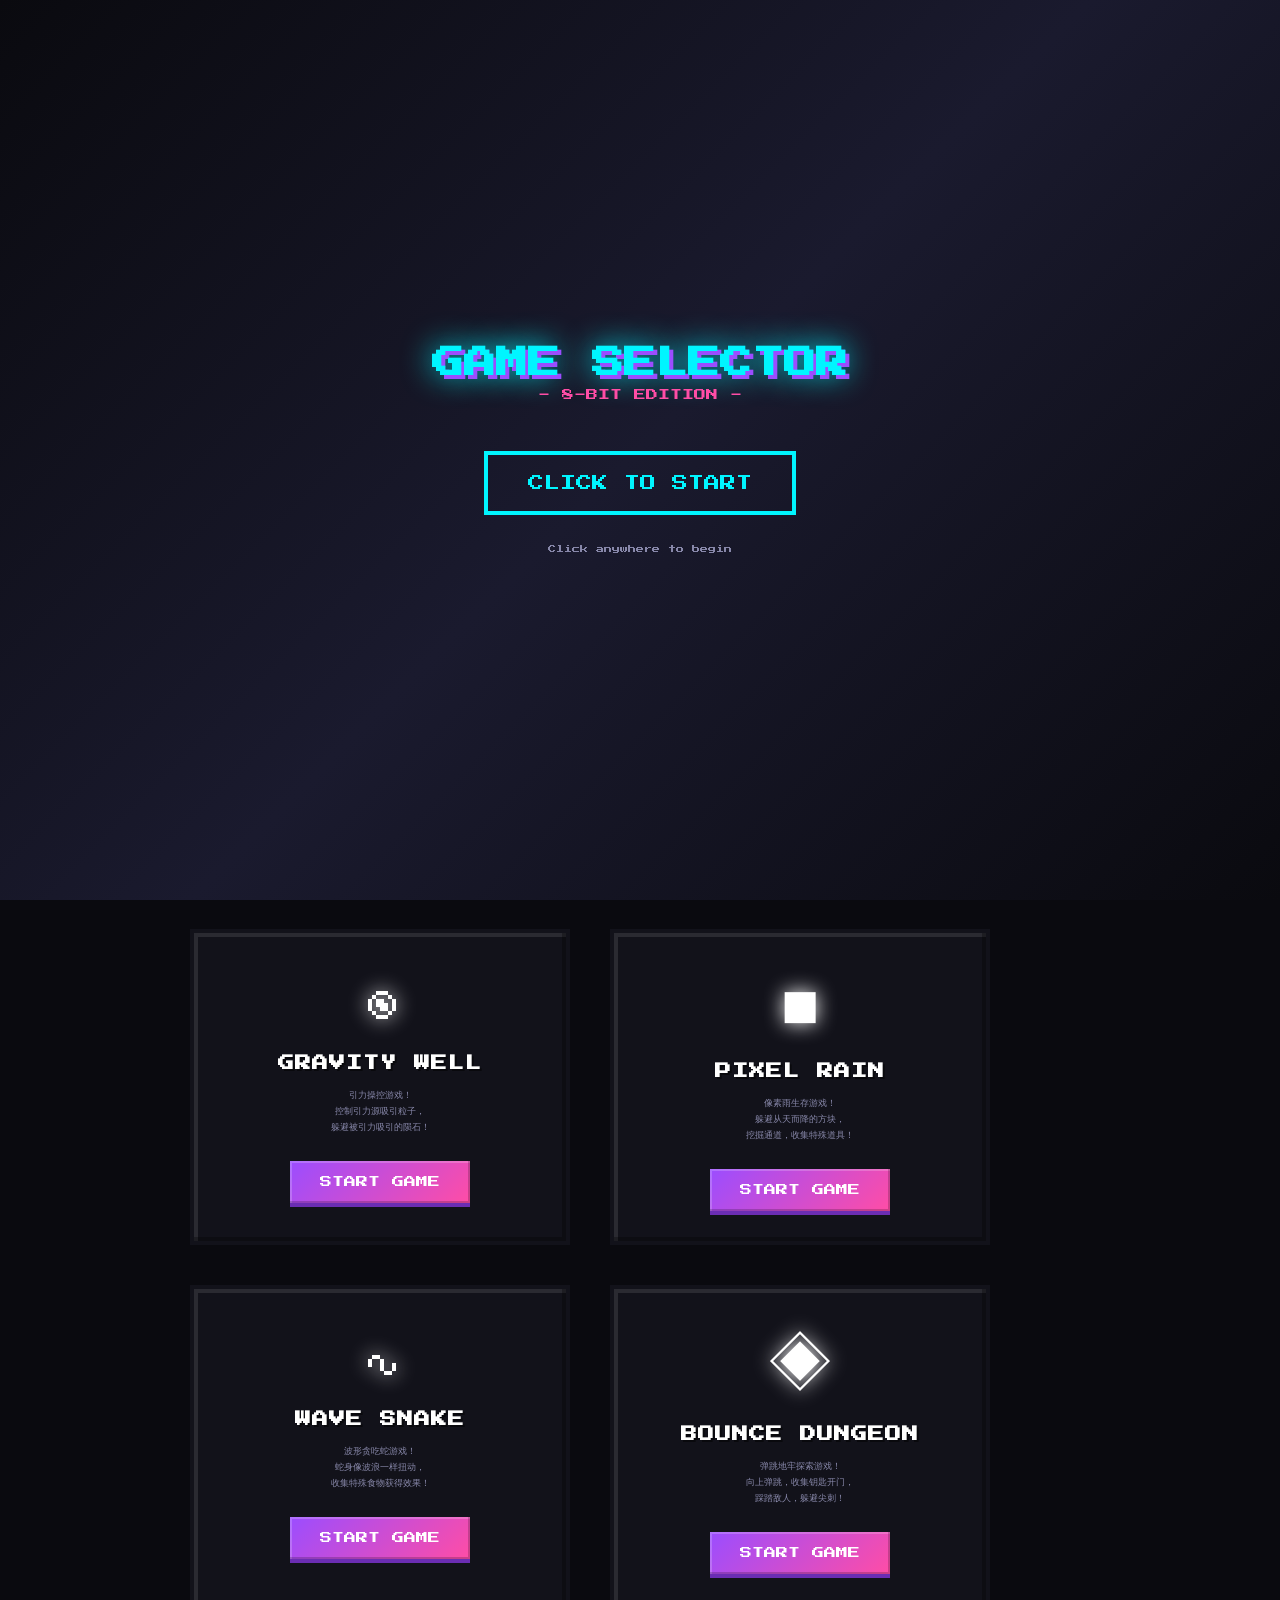
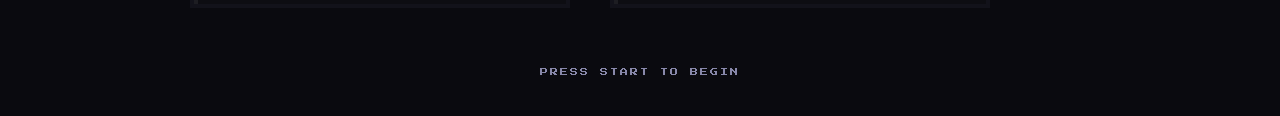
<file: index.html>
<!DOCTYPE html>
<html lang="zh-CN">
<head>
    <meta charset="UTF-8">
    <meta name="viewport" content="width=device-width, initial-scale=1.0, user-scalable=no">
    <title>Game Selector</title>
    <link rel="stylesheet" href="css/selector.css">
    <style>
        /* Start Splash Screen */
        .start-splash {
            position: fixed;
            top: 0;
            left: 0;
            width: 100%;
            height: 100%;
            background: linear-gradient(135deg, #0a0a0f 0%, #1a1a2e 50%, #0a0a0f 100%);
            display: flex;
            flex-direction: column;
            justify-content: center;
            align-items: center;
            z-index: 9999;
            cursor: pointer;
            transition: opacity 0.5s ease;
        }

        .start-splash.hidden {
            opacity: 0;
            pointer-events: none;
        }

        .splash-content {
            text-align: center;
        }

        .splash-title {
            font-family: 'Press Start 2P', cursive;
            font-size: 32px;
            color: #00f5ff;
            text-shadow: 4px 4px 0 #9b4dff, 0 0 30px #00f5ff;
            margin-bottom: 10px;
            animation: splashPulse 2s infinite;
        }

        @keyframes splashPulse {
            0%, 100% { text-shadow: 4px 4px 0 #9b4dff, 0 0 30px #00f5ff; }
            50% { text-shadow: -4px -4px 0 #9b4dff, 0 0 50px #ff4da6; }
        }

        .splash-subtitle {
            font-family: 'Press Start 2P', cursive;
            font-size: 12px;
            color: #ff4da6;
            margin-bottom: 50px;
        }

        .splash-btn {
            font-family: 'Press Start 2P', cursive;
            font-size: 16px;
            padding: 20px 40px;
            background: transparent;
            border: 4px solid #00f5ff;
            color: #00f5ff;
            cursor: pointer;
            transition: all 0.2s;
            animation: btnBlink 1s infinite;
        }

        @keyframes btnBlink {
            0%, 100% { opacity: 1; box-shadow: 0 0 20px #00f5ff; }
            50% { opacity: 0.7; box-shadow: 0 0 40px #00f5ff; }
        }

        .splash-btn:hover {
            background: #00f5ff;
            color: #000;
            box-shadow: 0 0 50px #00f5ff;
        }

        .splash-hint {
            font-family: 'Press Start 2P', cursive;
            font-size: 8px;
            color: #8888aa;
            margin-top: 30px;
            animation: hintFade 2s infinite;
        }

        @keyframes hintFade {
            0%, 100% { opacity: 0.5; }
            50% { opacity: 1; }
        }

        .audio-controls {
            position: fixed;
            bottom: 20px;
            right: 20px;
            display: flex;
            align-items: center;
            gap: 10px;
            z-index: 1000;
        }

        .audio-btn {
            background: rgba(0, 0, 0, 0.7);
            border: 2px solid #00f5ff;
            color: #00f5ff;
            font-size: 20px;
            width: 40px;
            height: 40px;
            cursor: pointer;
            font-family: 'Press Start 2P', cursive;
            transition: all 0.2s;
            image-rendering: pixelated;
        }

        .audio-btn:hover {
            background: #00f5ff;
            color: #000;
            box-shadow: 0 0 15px #00f5ff;
        }

        .volume-slider {
            width: 80px;
            height: 8px;
            -webkit-appearance: none;
            appearance: none;
            background: rgba(0, 0, 0, 0.7);
            border: 2px solid #00f5ff;
            cursor: pointer;
        }

        .volume-slider::-webkit-slider-thumb {
            -webkit-appearance: none;
            appearance: none;
            width: 16px;
            height: 16px;
            background: #00f5ff;
            cursor: pointer;
        }

        .volume-slider::-moz-range-thumb {
            width: 16px;
            height: 16px;
            background: #00f5ff;
            cursor: pointer;
            border: none;
        }
    </style>
</head>
<body>
    <!-- Click to Start Splash Screen -->
    <div id="startSplash" class="start-splash">
        <div class="splash-content">
            <h1 class="splash-title">GAME SELECTOR</h1>
            <p class="splash-subtitle">- 8-BIT EDITION -</p>
            <button class="splash-btn" id="startBtn">CLICK TO START</button>
            <div class="splash-hint">Click anywhere to begin</div>
        </div>
    </div>

    <!-- Background Effects -->
    <div class="pixel-bg"></div>
    <div class="crt-effect"></div>

    <!-- Floating Pixels -->
    <div class="pixel-container" id="pixelContainer"></div>

    <!-- Corner Decorations -->
    <div class="pixel-corner top-left"></div>
    <div class="pixel-corner top-right"></div>
    <div class="pixel-corner bottom-left"></div>
    <div class="pixel-corner bottom-right"></div>

    <!-- Main Content -->
    <div class="container">
        <!-- Title Section -->
        <section class="title-section">
            <h1 class="main-title">SELECT GAME</h1>
            <p class="subtitle">- CHOOSE YOUR ADVENTURE -</p>
            <div class="pixel-stars">
                <div class="star"></div>
                <div class="star"></div>
                <div class="star"></div>
                <div class="star"></div>
                <div class="star"></div>
            </div>
        </section>

        <!-- Games Grid -->
        <div class="games-grid">
            <!-- Vampire Survivors Game -->
            <div class="game-card" onclick="location.href='vampire-survivors/index.html'">
                <span class="game-icon">&#9650;</span>
                <h2 class="game-title">VAMPIRE SURVIVORS</h2>
                <p class="game-desc">
                    Survive the endless waves of enemies!<br>
                    Collect power-ups, level up, and<br>
                    become the ultimate survivor!
                </p>
                <a href="vampire-survivors/index.html" class="start-btn">START GAME</a>
            </div>

            <!-- Platformer Game -->
            <div class="game-card" onclick="location.href='platformer/index.html'">
                <span class="game-icon">&#9632;</span>
                <h2 class="game-title">MEME PLATFORMER</h2>
                <p class="game-desc">
                    Jump through meme-filled worlds!<br>
                    Dodge obstacles, collect coins,<br>
                    and reach the goal!
                </p>
                <a href="platformer/index.html" class="start-btn">START GAME</a>
            </div>

            <!-- Black Hole Escape Game -->
            <div class="game-card" onclick="location.href='black-hole-escape/index.html'">
                <span class="game-icon">&#9679;</span>
                <h2 class="game-title">BLACK HOLE ESCAPE</h2>
                <p class="game-desc">
                    在宇宙中躲避黑洞引力，<br>
                    收集星星，生存下去！<br>
                    Escape the cosmic void!
                </p>
                <a href="black-hole-escape/index.html" class="start-btn">START GAME</a>
            </div>

            <!-- Neon Pulse Game -->
            <div class="game-card" onclick="location.href='neon-pulse/index.html'">
                <span class="game-icon">&#9678;</span>
                <h2 class="game-title">NEON PULSE</h2>
                <p class="game-desc">
                    节奏躲避游戏！<br>
                    在脉冲波经过时按空格，<br>
                    完美时机获得高分！
                </p>
                <a href="neon-pulse/index.html" class="start-btn">START GAME</a>
            </div>

            <!-- Gravity Well Game -->
            <div class="game-card" onclick="location.href='gravity-well/index.html'">
                <span class="game-icon">&#9673;</span>
                <h2 class="game-title">GRAVITY WELL</h2>
                <p class="game-desc">
                    引力操控游戏！<br>
                    控制引力源吸引粒子，<br>
                    躲避被引力吸引的陨石！
                </p>
                <a href="gravity-well/index.html" class="start-btn">START GAME</a>
            </div>

            <!-- Pixel Rain Game -->
            <div class="game-card" onclick="location.href='pixel-rain/index.html'">
                <span class="game-icon">&#9632;</span>
                <h2 class="game-title">PIXEL RAIN</h2>
                <p class="game-desc">
                    像素雨生存游戏！<br>
                    躲避从天而降的方块，<br>
                    挖掘通道，收集特殊道具！
                </p>
                <a href="pixel-rain/index.html" class="start-btn">START GAME</a>
            </div>

            <!-- Wave Snake Game -->
            <div class="game-card" onclick="location.href='wave-snake/index.html'">
                <span class="game-icon">&#8767;</span>
                <h2 class="game-title">WAVE SNAKE</h2>
                <p class="game-desc">
                    波形贪吃蛇游戏！<br>
                    蛇身像波浪一样扭动，<br>
                    收集特殊食物获得效果！
                </p>
                <a href="wave-snake/index.html" class="start-btn">START GAME</a>
            </div>

            <!-- Bounce Dungeon Game -->
            <div class="game-card" onclick="location.href='bounce-dungeon/index.html'">
                <span class="game-icon">&#9672;</span>
                <h2 class="game-title">BOUNCE DUNGEON</h2>
                <p class="game-desc">
                    弹跳地牢探索游戏！<br>
                    向上弹跳，收集钥匙开门，<br>
                    踩踏敌人，躲避尖刺！
                </p>
                <a href="bounce-dungeon/index.html" class="start-btn">START GAME</a>
            </div>
        </div>

        <!-- Footer -->
        <footer class="footer">
            <p class="footer-text">PRESS START TO BEGIN</p>
        </footer>

        <!-- Audio Controls -->
        <div class="audio-controls">
            <button class="audio-btn" id="muteBtn" title="Toggle Mute">
                <span id="muteIcon">🔊</span>
            </button>
            <input type="range" id="volumeSlider" min="0" max="100" value="50" class="volume-slider" title="Volume">
        </div>
    </div>

    <!-- Generate Floating Pixels -->
    <script>
        // ============ 8-bit Audio System ============
        const audio = {
            ctx: null,
            initialized: false,
            muted: false,
            volume: 0.5,
            bgmPlaying: false,
            bgmLoopTimeout: null,

            init() {
                if (this.initialized) return;
                try {
                    this.ctx = new (window.AudioContext || window.webkitAudioContext)();
                    this.initialized = true;
                    this.playBGM();
                } catch (e) {
                    console.log('Audio not supported');
                }
            },

            setVolume(v) {
                this.volume = Math.max(0, Math.min(1, v));
            },

            toggleMute() {
                this.muted = !this.muted;
                document.getElementById('muteIcon').textContent = this.muted ? '🔇' : '🔊';
                if (this.muted) {
                    this.stopBGM();
                } else if (this.initialized) {
                    this.playBGM();
                }
                return this.muted;
            },

            // Hover sound - quick blip
            playHover() {
                if (!this.initialized || this.muted) return;
                const osc = this.ctx.createOscillator();
                const env = this.ctx.createGain();
                osc.type = 'square';
                osc.frequency.setValueAtTime(880, this.ctx.currentTime);
                osc.frequency.setValueAtTime(1100, this.ctx.currentTime + 0.03);
                osc.connect(env);
                env.connect(this.ctx.destination);
                env.gain.setValueAtTime(0.1 * this.volume, this.ctx.currentTime);
                env.gain.exponentialRampToValueAtTime(0.01, this.ctx.currentTime + 0.05);
                osc.start();
                osc.stop(this.ctx.currentTime + 0.05);
            },

            // Click sound - satisfying pop
            playClick() {
                if (!this.initialized || this.muted) return;
                const osc = this.ctx.createOscillator();
                const env = this.ctx.createGain();
                osc.type = 'square';
                osc.frequency.setValueAtTime(600, this.ctx.currentTime);
                osc.frequency.exponentialRampToValueAtTime(200, this.ctx.currentTime + 0.1);
                osc.connect(env);
                env.connect(this.ctx.destination);
                env.gain.setValueAtTime(0.2 * this.volume, this.ctx.currentTime);
                env.gain.exponentialRampToValueAtTime(0.01, this.ctx.currentTime + 0.1);
                osc.start();
                osc.stop(this.ctx.currentTime + 0.1);
            },

            // 8-bit Menu BGM - catchy chiptune melody
            playBGM() {
                if (!this.initialized || this.muted || this.bgmPlaying) return;
                this.bgmPlaying = true;
                this.playBGMLoop();
            },

            playBGMLoop() {
                if (!this.bgmPlaying || this.muted) return;

                const now = this.ctx.currentTime;

                // Main melody - catchy 8-bit tune
                const melody = [
                    { note: 330, dur: 0.15 }, { note: 392, dur: 0.15 }, { note: 523, dur: 0.15 }, { note: 392, dur: 0.15 },
                    { note: 330, dur: 0.15 }, { note: 294, dur: 0.15 }, { note: 330, dur: 0.15 }, { note: 392, dur: 0.15 },
                    { note: 440, dur: 0.15 }, { note: 392, dur: 0.15 }, { note: 330, dur: 0.15 }, { note: 294, dur: 0.15 },
                    { note: 262, dur: 0.3 }, { note: 0, dur: 0.15 },
                    { note: 294, dur: 0.15 }, { note: 330, dur: 0.15 }, { note: 392, dur: 0.15 }, { note: 440, dur: 0.15 },
                    { note: 523, dur: 0.15 }, { note: 440, dur: 0.15 }, { note: 392, dur: 0.15 }, { note: 330, dur: 0.15 },
                    { note: 294, dur: 0.3 }, { note: 0, dur: 0.15 },
                ];

                // Bass line
                const bass = [
                    { note: 131, dur: 0.3 }, { note: 165, dur: 0.3 },
                    { note: 175, dur: 0.3 }, { note: 165, dur: 0.3 },
                    { note: 147, dur: 0.3 }, { note: 131, dur: 0.3 },
                    { note: 165, dur: 0.3 }, { note: 147, dur: 0.3 },
                ];

                // Arpeggio
                const arp = [
                    { note: 523, dur: 0.075 }, { note: 659, dur: 0.075 }, { note: 784, dur: 0.075 }, { note: 1047, dur: 0.075 },
                    { note: 784, dur: 0.075 }, { note: 659, dur: 0.075 }, { note: 523, dur: 0.075 }, { note: 392, dur: 0.075 },
                    { note: 440, dur: 0.075 }, { note: 554, dur: 0.075 }, { note: 659, dur: 0.075 }, { note: 880, dur: 0.075 },
                    { note: 659, dur: 0.075 }, { note: 554, dur: 0.075 }, { note: 440, dur: 0.075 }, { note: 330, dur: 0.075 },
                ];

                let time = now;

                // Play melody
                melody.forEach(n => {
                    if (n.note > 0) {
                        const osc = this.ctx.createOscillator();
                        const env = this.ctx.createGain();
                        osc.type = 'square';
                        osc.frequency.value = n.note;
                        osc.connect(env);
                        env.connect(this.ctx.destination);
                        env.gain.setValueAtTime(0.08 * this.volume, time);
                        env.gain.exponentialRampToValueAtTime(0.01, time + n.dur * 0.8);
                        osc.start(time);
                        osc.stop(time + n.dur);
                    }
                    time += n.dur;
                });

                time = now;
                // Play bass
                bass.forEach(n => {
                    if (n.note > 0) {
                        const osc = this.ctx.createOscillator();
                        const env = this.ctx.createGain();
                        osc.type = 'triangle';
                        osc.frequency.value = n.note;
                        osc.connect(env);
                        env.connect(this.ctx.destination);
                        env.gain.setValueAtTime(0.15 * this.volume, time);
                        env.gain.exponentialRampToValueAtTime(0.01, time + n.dur * 0.9);
                        osc.start(time);
                        osc.stop(time + n.dur);
                    }
                    time += n.dur;
                });

                time = now;
                // Play arpeggio (softer, background)
                arp.forEach(n => {
                    if (n.note > 0) {
                        const osc = this.ctx.createOscillator();
                        const env = this.ctx.createGain();
                        osc.type = 'square';
                        osc.frequency.value = n.note;
                        osc.connect(env);
                        env.connect(this.ctx.destination);
                        env.gain.setValueAtTime(0.03 * this.volume, time);
                        env.gain.exponentialRampToValueAtTime(0.01, time + n.dur * 0.7);
                        osc.start(time);
                        osc.stop(time + n.dur);
                    }
                    time += n.dur;
                });

                // Schedule next loop
                const loopDuration = 4.8;
                this.bgmLoopTimeout = setTimeout(() => this.playBGMLoop(), loopDuration * 1000);
            },

            stopBGM() {
                this.bgmPlaying = false;
                if (this.bgmLoopTimeout) {
                    clearTimeout(this.bgmLoopTimeout);
                    this.bgmLoopTimeout = null;
                }
            }
        };

        // Splash screen - click to start
        function hideSplashAndStart() {
            const splash = document.getElementById('startSplash');
            splash.classList.add('hidden');
            // Initialize audio after user interaction (required by browsers)
            audio.init();
            // Play a startup sound
            audio.playClick();
        }

        // Listen for click on splash screen
        document.getElementById('startSplash').addEventListener('click', hideSplashAndStart);
        document.getElementById('startBtn').addEventListener('click', (e) => {
            e.stopPropagation();
            hideSplashAndStart();
        });

        // Also allow keyboard to start
        document.addEventListener('keydown', (e) => {
            const splash = document.getElementById('startSplash');
            if (!splash.classList.contains('hidden')) {
                hideSplashAndStart();
            }
        }, { once: true });

        // Volume slider
        document.getElementById('volumeSlider').addEventListener('input', (e) => {
            audio.setVolume(e.target.value / 100);
        });

        // Mute button
        document.getElementById('muteBtn').addEventListener('click', (e) => {
            e.stopPropagation();
            audio.toggleMute();
        });

        // Create floating pixel elements
        const container = document.getElementById('pixelContainer');
        const pixelCount = 30;

        for (let i = 0; i < pixelCount; i++) {
            const pixel = document.createElement('div');
            pixel.className = 'pixel';
            pixel.style.left = Math.random() * 100 + '%';
            pixel.style.animationDelay = Math.random() * 15 + 's';
            pixel.style.animationDuration = (15 + Math.random() * 10) + 's';
            container.appendChild(pixel);
        }

        // Add click sound effect simulation
        document.querySelectorAll('.game-card').forEach(card => {
            card.addEventListener('mouseenter', () => {
                audio.playHover();
                card.style.transition = 'all 0.1s steps(2)';
                setTimeout(() => {
                    card.style.transition = 'all 0.3s ease';
                }, 100);
            });
            card.addEventListener('click', () => {
                audio.playClick();
            });
        });

        // Add sound to start buttons
        document.querySelectorAll('.start-btn').forEach(btn => {
            btn.addEventListener('click', (e) => {
                e.stopPropagation();
                audio.playClick();
            });
        });

        // Keyboard navigation
        document.addEventListener('keydown', (e) => {
            const cards = document.querySelectorAll('.game-card');
            const activeElement = document.activeElement;

            if (e.key === 'ArrowRight' || e.key === 'ArrowLeft') {
                const currentIndex = Array.from(cards).indexOf(activeElement);
                let nextIndex;

                if (e.key === 'ArrowRight') {
                    nextIndex = (currentIndex + 1) % cards.length;
                } else {
                    nextIndex = (currentIndex - 1 + cards.length) % cards.length;
                }

                cards[nextIndex].focus();
            }

            if (e.key === 'Enter' && activeElement.classList.contains('game-card')) {
                const link = activeElement.querySelector('.start-btn');
                if (link) {
                    window.location.href = link.href;
                }
            }
        });

        // Make cards focusable
        document.querySelectorAll('.game-card').forEach(card => {
            card.setAttribute('tabindex', '0');
        });
    </script>
</body>
</html>
</file>
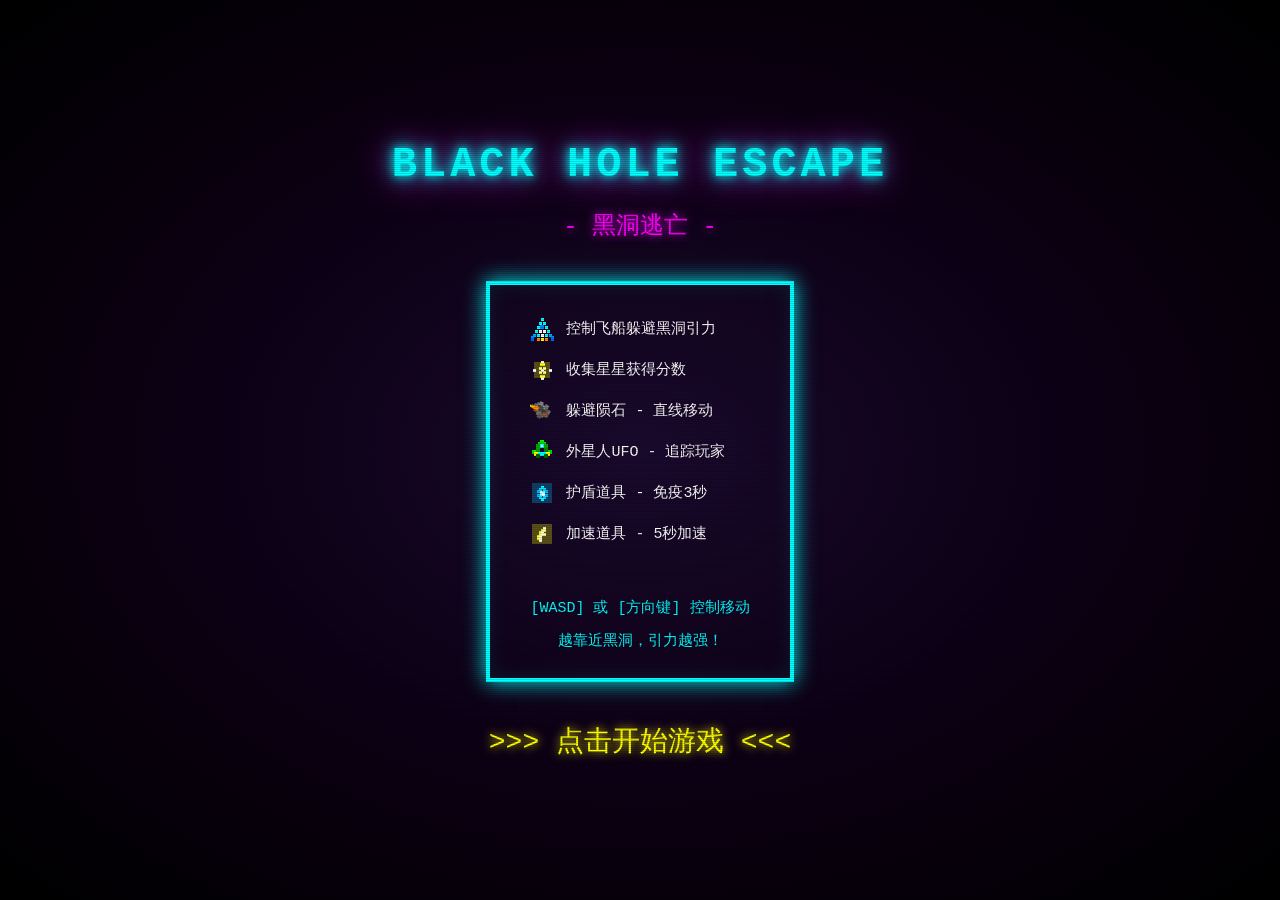
<file: black-hole-escape/index.html>
<!DOCTYPE html>
<html lang="zh-CN">
<head>
    <meta charset="UTF-8">
    <meta name="viewport" content="width=device-width, initial-scale=1.0">
    <title>Black Hole Escape - 黑洞逃亡</title>
    <style>
        * {
            margin: 0;
            padding: 0;
            box-sizing: border-box;
        }
        body {
            background: #000;
            display: flex;
            justify-content: center;
            align-items: center;
            min-height: 100vh;
            font-family: 'Courier New', monospace;
            overflow: hidden;
        }
        #gameCanvas {
            border: 4px solid #0ff;
            image-rendering: pixelated;
            cursor: none;
        }
        /* CRT Scanline Effect */
        #crtOverlay {
            position: fixed;
            top: 0;
            left: 0;
            width: 100%;
            height: 100%;
            pointer-events: none;
            z-index: 100;
            background: repeating-linear-gradient(
                0deg,
                rgba(0, 0, 0, 0.15),
                rgba(0, 0, 0, 0.15) 1px,
                transparent 1px,
                transparent 2px
            );
        }
        #startScreen {
            position: absolute;
            top: 0;
            left: 0;
            width: 100%;
            height: 100%;
            background: radial-gradient(ellipse at center, #1a0a2e 0%, #0d0015 50%, #000 100%);
            display: flex;
            flex-direction: column;
            justify-content: center;
            align-items: center;
            z-index: 10;
        }
        #startScreen h1 {
            font-size: 42px;
            color: #0ff;
            text-shadow: 0 0 10px #0ff, 0 0 20px #0ff, 0 0 40px #f0f;
            animation: pulse 2s infinite;
            text-align: center;
            margin-bottom: 20px;
            letter-spacing: 4px;
        }
        #startScreen .subtitle {
            font-size: 24px;
            color: #f0f;
            text-shadow: 0 0 10px #f0f;
            margin-bottom: 40px;
        }
        #startScreen .instructions {
            color: #fff;
            font-size: 15px;
            text-align: left;
            line-height: 2.2;
            max-width: 500px;
        }
        #startScreen .instructions .row {
            display: flex;
            align-items: center;
            margin: 8px 0;
        }
        #startScreen .instructions .icon {
            width: 24px;
            height: 24px;
            margin-right: 12px;
            display: inline-block;
        }
        #startScreen .click-hint {
            font-size: 28px;
            color: #ff0;
            text-shadow: 0 0 10px #ff0;
            animation: blink 1s infinite;
            margin-top: 40px;
        }
        @keyframes pulse {
            0%, 100% { transform: scale(1); }
            50% { transform: scale(1.05); }
        }
        @keyframes blink {
            0%, 50% { opacity: 1; }
            51%, 100% { opacity: 0.3; }
        }
        .pixel-border {
            padding: 20px 40px;
            border: 4px solid #0ff;
            box-shadow: 0 0 20px #0ff, inset 0 0 20px rgba(0, 255, 255, 0.1);
        }
    </style>
</head>
<body>
    <div id="crtOverlay"></div>
    <div id="startScreen">
        <h1>BLACK HOLE ESCAPE</h1>
        <div class="subtitle">- 黑洞逃亡 -</div>
        <div class="pixel-border">
            <div class="instructions">
                <div class="row"><canvas class="icon" id="iconShip"></canvas> 控制飞船躲避黑洞引力</div>
                <div class="row"><canvas class="icon" id="iconStar"></canvas> 收集星星获得分数</div>
                <div class="row"><canvas class="icon" id="iconMeteor"></canvas> 躲避陨石 - 直线移动</div>
                <div class="row"><canvas class="icon" id="iconAlien"></canvas> 外星人UFO - 追踪玩家</div>
                <div class="row"><canvas class="icon" id="iconShield"></canvas> 护盾道具 - 免疫3秒</div>
                <div class="row"><canvas class="icon" id="iconSpeed"></canvas> 加速道具 - 5秒加速</div>
                <br>
                <div style="text-align: center; color: #0ff;">
                    [WASD] 或 [方向键] 控制移动<br>
                    越靠近黑洞，引力越强！
                </div>
            </div>
        </div>
        <div class="click-hint">&gt;&gt;&gt; 点击开始游戏 &lt;&lt;&lt;</div>
    </div>
    <canvas id="gameCanvas"></canvas>

    <script>
        // ==================== Pixel Art Drawing Functions ====================
        const PIXEL_SIZE = 2;

        function drawPixel(ctx, x, y, color, size = PIXEL_SIZE) {
            ctx.fillStyle = color;
            ctx.fillRect(Math.floor(x), Math.floor(y), size, size);
        }

        function drawPixelRect(ctx, x, y, w, h, color) {
            ctx.fillStyle = color;
            ctx.fillRect(Math.floor(x), Math.floor(y), w, h);
        }

        // Pixel Spaceship (white/cyan triangle)
        function drawPixelShip(ctx, x, y, size, shield = false, speedBoost = false) {
            const s = size;
            ctx.save();
            ctx.translate(x, y);

            // Speed boost trail
            if (speedBoost) {
                ctx.fillStyle = 'rgba(255, 255, 0, 0.6)';
                for (let i = 0; i < 3; i++) {
                    const trailSize = 4 - i;
                    ctx.fillRect(-s - 4 - i * 6, -trailSize, trailSize * 2, trailSize * 2);
                }
            }

            // Shield effect
            if (shield) {
                const shieldAlpha = 0.4 + Math.sin(Date.now() / 80) * 0.2;
                ctx.strokeStyle = `rgba(0, 255, 255, ${shieldAlpha})`;
                ctx.lineWidth = 3;
                ctx.beginPath();
                ctx.arc(0, 0, s + 6, 0, Math.PI * 2);
                ctx.stroke();

                // Shield hexagon overlay
                ctx.strokeStyle = `rgba(0, 255, 255, ${shieldAlpha + 0.2})`;
                ctx.lineWidth = 2;
                ctx.beginPath();
                for (let i = 0; i < 6; i++) {
                    const angle = (i / 6) * Math.PI * 2 - Math.PI / 2;
                    const px = Math.cos(angle) * (s + 4);
                    const py = Math.sin(angle) * (s + 4);
                    if (i === 0) ctx.moveTo(px, py);
                    else ctx.lineTo(px, py);
                }
                ctx.closePath();
                ctx.stroke();
            }

            // Ship body - triangular shape
            // Main body (cyan)
            const shipPixels = [
                // Nose
                [0, -s, '#0ff'],
                // Upper body
                [-2, -s+4, '#0ff'], [2, -s+4, '#0ff'],
                [-4, -s+8, '#0ff'], [0, -s+8, '#fff'], [4, -s+8, '#0ff'],
                // Mid body
                [-6, -s+12, '#0ff'], [-2, -s+12, '#fff'], [2, -s+12, '#fff'], [6, -s+12, '#0ff'],
                // Lower body
                [-8, -s+16, '#0af'], [-4, -s+16, '#0ff'], [0, -s+16, '#fff'], [4, -s+16, '#0ff'], [8, -s+16, '#0af'],
                // Wings
                [-10, -s+18, '#08f'], [10, -s+18, '#08f'],
                [-10, -s+20, '#06f'], [10, -s+20, '#06f'],
                // Engine
                [-4, -s+20, '#f80'], [0, -s+20, '#ff0'], [4, -s+20, '#f80'],
                [-2, -s+24, '#f40'], [2, -s+24, '#f40'],
            ];

            shipPixels.forEach(([px, py, color]) => {
                drawPixel(ctx, px - 1, py - 1, color, 3);
            });

            // Cockpit (dark)
            drawPixelRect(ctx, -2, -s+6, 4, 4, '#08f');

            ctx.restore();
        }

        // Pixel Black Hole (purple/magenta vortex)
        function drawPixelBlackHole(ctx, x, y, radius, rotation) {
            // Spiral arms
            for (let arm = 0; arm < 4; arm++) {
                const armAngle = rotation + (arm * Math.PI / 2);
                for (let i = 0; i < 20; i++) {
                    const dist = radius + i * 4;
                    const angle = armAngle + i * 0.15;
                    const px = x + Math.cos(angle) * dist;
                    const py = y + Math.sin(angle) * dist * 0.4;
                    const alpha = 1 - (i / 20);
                    const hue = 280 + i * 3;

                    ctx.fillStyle = `hsla(${hue}, 100%, 60%, ${alpha * 0.6})`;
                    const pixelSize = 6 - (i * 0.2);
                    ctx.fillRect(px - pixelSize/2, py - pixelSize/2, pixelSize, pixelSize);
                }
            }

            // Inner glow rings
            for (let r = radius; r > radius - 15; r -= 3) {
                const alpha = (radius - r) / 15;
                ctx.strokeStyle = `rgba(200, 50, 200, ${alpha * 0.5})`;
                ctx.lineWidth = 2;
                ctx.beginPath();
                ctx.arc(x, y, r, 0, Math.PI * 2);
                ctx.stroke();
            }

            // Event horizon (black center)
            const gradient = ctx.createRadialGradient(x, y, 0, x, y, radius);
            gradient.addColorStop(0, '#000');
            gradient.addColorStop(0.6, '#0a0015');
            gradient.addColorStop(1, '#2a0a3a');
            ctx.fillStyle = gradient;
            ctx.beginPath();
            ctx.arc(x, y, radius, 0, Math.PI * 2);
            ctx.fill();

            // Pixel vortex pattern in center
            for (let ring = 0; ring < 3; ring++) {
                const ringRadius = radius * 0.3 + ring * 6;
                const segments = 8 + ring * 2;
                for (let i = 0; i < segments; i++) {
                    const angle = rotation * 2 + (i / segments) * Math.PI * 2;
                    const px = x + Math.cos(angle) * ringRadius;
                    const py = y + Math.sin(angle) * ringRadius;
                    const color = ring % 2 === 0 ? '#c0f' : '#f0c';
                    ctx.fillStyle = color;
                    ctx.fillRect(px - 2, py - 2, 4, 4);
                }
            }

            // Dark core
            ctx.fillStyle = '#000';
            ctx.beginPath();
            ctx.arc(x, y, radius * 0.25, 0, Math.PI * 2);
            ctx.fill();
        }

        // Pixel Star (yellow sparkle)
        function drawPixelStar(ctx, x, y, size, pulse) {
            const scale = 1 + Math.sin(pulse) * 0.2;
            const s = size * scale;

            // Glow
            ctx.fillStyle = 'rgba(255, 255, 0, 0.3)';
            ctx.fillRect(x - s, y - s, s * 2, s * 2);

            // Star shape (4-pointed)
            const starPixels = [
                [0, -s, '#fff'],
                [-1, -s+2, '#ff0'], [1, -s+2, '#ff0'],
                [-s, 0, '#fff'], [0, 0, '#fff'], [s, 0, '#fff'],
                [-1, s-2, '#ff0'], [1, s-2, '#ff0'],
                [0, s, '#fff'],
                [-2, -2, '#ff8'], [2, -2, '#ff8'], [-2, 2, '#ff8'], [2, 2, '#ff8'],
            ];

            starPixels.forEach(([px, py, color]) => {
                drawPixel(ctx, x + px - 1, y + py - 1, color, 3);
            });
        }

        // Pixel Meteor (gray/brown irregular rock)
        function drawPixelMeteor(ctx, x, y, size, rotation) {
            ctx.save();
            ctx.translate(x, y);
            ctx.rotate(rotation);

            const s = size / 2;

            // Irregular rock shape
            const meteorPixels = [
                // Main body
                [-s, -2, '#666'], [-s+2, -4, '#777'], [-s+4, -s+2, '#888'],
                [-s+2, 0, '#5a5a5a'], [0, -4, '#888'], [2, -s+2, '#777'],
                [s-4, 0, '#666'], [s-2, -2, '#777'], [s-2, 2, '#5a5a5a'],
                // Details
                [-4, 2, '#4a4a4a'], [0, 2, '#666'], [4, -2, '#5a5a5a'],
                [-2, 4, '#777'], [2, 4, '#666'], [0, s-2, '#5a5a5a'],
                // Craters
                [-s+4, -2, '#3a3a3a'], [2, 0, '#3a3a3a'], [-2, -2, '#4a4a4a'],
                // Brown accents
                [-s+2, 2, '#8b4513'], [s-4, 2, '#a0522d'],
            ];

            meteorPixels.forEach(([px, py, color]) => {
                drawPixel(ctx, px - 2, py - 2, color, 4);
            });

            // Fire trail
            const trailColors = ['#f80', '#fa0', '#ff0'];
            for (let i = 0; i < 3; i++) {
                ctx.fillStyle = trailColors[i];
                ctx.fillRect(-8 - i * 4, -2 + i, 4, 4 - i);
            }

            ctx.restore();
        }

        // Pixel UFO/Alien (green)
        function drawPixelUFO(ctx, x, y, size, wobble) {
            const wobbleX = Math.sin(wobble) * 3;
            const s = size / 2;

            ctx.save();
            ctx.translate(x + wobbleX, y);

            // Beam (occasional)
            if (Math.sin(wobble * 0.5) > 0.5) {
                ctx.fillStyle = 'rgba(0, 255, 100, 0.2)';
                ctx.beginPath();
                ctx.moveTo(-s, 0);
                ctx.lineTo(s, 0);
                ctx.lineTo(s + 4, s + 10);
                ctx.lineTo(-s - 4, s + 10);
                ctx.closePath();
                ctx.fill();
            }

            // UFO body
            const ufoPixels = [
                // Top dome
                [0, -s-2, '#0f0'],
                [-2, -s, '#0d0'], [2, -s, '#0d0'],
                [-4, -s+2, '#0a0'], [0, -s+2, '#0f0'], [4, -s+2, '#0a0'],
                // Main body
                [-s, 0, '#0d0'], [-s+2, 0, '#0f0'], [s-2, 0, '#0f0'], [s, 0, '#0d0'],
                [-s+4, -2, '#080'], [-4, -2, '#0a0'], [4, -2, '#0a0'], [s-4, -2, '#080'],
                // Lights
                [-s+2, 2, '#ff0'], [-2, 2, '#0ff'], [2, 2, '#0ff'], [s-2, 2, '#ff0'],
                // Bottom
                [-4, 4, '#060'], [4, 4, '#060'],
            ];

            ufoPixels.forEach(([px, py, color]) => {
                drawPixel(ctx, px - 2, py - 2, color, 4);
            });

            // Window/cockpit
            ctx.fillStyle = '#0ff';
            ctx.fillRect(-2, -s, 4, 4);
            ctx.fillStyle = '#fff';
            ctx.fillRect(-1, -s+1, 2, 2);

            ctx.restore();
        }

        // Pixel Shield Power-up (blue energy orb)
        function drawPixelShieldPU(ctx, x, y, size, pulse) {
            const scale = 1 + Math.sin(pulse) * 0.15;
            const s = size * scale / 2;

            // Outer glow
            ctx.fillStyle = 'rgba(0, 200, 255, 0.3)';
            ctx.fillRect(x - s - 4, y - s - 4, (s + 4) * 2, (s + 4) * 2);

            // Shield icon (hexagon)
            const shieldPixels = [
                // Top
                [0, -s, '#0ff'],
                [-2, -s+2, '#0df'], [2, -s+2, '#0df'],
                // Sides
                [-s+2, -2, '#0bf'], [s-2, -2, '#0bf'],
                [-s+2, 2, '#0bf'], [s-2, 2, '#0bf'],
                // Bottom
                [-2, s-2, '#0df'], [2, s-2, '#0df'],
                [0, s, '#0ff'],
                // Center
                [-1, -1, '#fff'], [1, -1, '#8ff'],
                [-1, 1, '#8ff'], [1, 1, '#fff'],
            ];

            shieldPixels.forEach(([px, py, color]) => {
                drawPixel(ctx, x + px - 1, y + py - 1, color, 3);
            });
        }

        // Pixel Speed Power-up (yellow lightning)
        function drawPixelSpeedPU(ctx, x, y, size, pulse) {
            const scale = 1 + Math.sin(pulse) * 0.15;
            const s = size * scale / 2;

            // Glow
            ctx.fillStyle = 'rgba(255, 255, 0, 0.3)';
            ctx.fillRect(x - s - 4, y - s - 4, (s + 4) * 2, (s + 4) * 2);

            // Lightning bolt
            const boltPixels = [
                // Top
                [2, -s, '#fff'],
                [0, -s+2, '#ff0'], [2, -s+2, '#ff8'],
                [-2, -s+4, '#ff0'], [0, -s+4, '#fff'],
                // Middle
                [-2, 0, '#ff0'], [0, 0, '#fff'], [2, 0, '#ff8'],
                [-4, 2, '#ff0'], [-2, 2, '#fff'],
                // Bottom
                [-4, s-2, '#ff0'], [-2, s-2, '#ff8'],
                [-2, s, '#fff'],
            ];

            boltPixels.forEach(([px, py, color]) => {
                drawPixel(ctx, x + px - 1, y + py - 1, color, 3);
            });
        }

        // Pixel Particle (small square)
        function drawPixelParticle(ctx, x, y, size, color, alpha) {
            ctx.globalAlpha = alpha;
            ctx.fillStyle = color;
            const s = Math.max(2, Math.floor(size));
            ctx.fillRect(Math.floor(x) - s/2, Math.floor(y) - s/2, s, s);
            ctx.globalAlpha = 1;
        }

        // Draw icons for start screen
        function drawStartScreenIcons() {
            const icons = [
                { id: 'iconShip', draw: (c, cx, cy) => drawPixelShip(c, cx, cy, 10) },
                { id: 'iconStar', draw: (c, cx, cy) => drawPixelStar(c, cx, cy, 8, 0) },
                { id: 'iconMeteor', draw: (c, cx, cy) => drawPixelMeteor(c, cx, cy, 16, 0.5) },
                { id: 'iconAlien', draw: (c, cx, cy) => drawPixelUFO(c, cx, cy, 16, 0) },
                { id: 'iconShield', draw: (c, cx, cy) => drawPixelShieldPU(c, cx, cy, 12, 0) },
                { id: 'iconSpeed', draw: (c, cx, cy) => drawPixelSpeedPU(c, cx, cy, 12, 0) },
            ];

            icons.forEach(icon => {
                const canvas = document.getElementById(icon.id);
                if (canvas) {
                    canvas.width = 24;
                    canvas.height = 24;
                    const ctx = canvas.getContext('2d');
                    icon.draw(ctx, 12, 12);
                }
            });
        }

        // ==================== Audio System ====================
        class AudioSystem {
            constructor() {
                this.ctx = null;
                this.enabled = false;
                this.bgmOscillators = [];
                this.bgmGains = [];
                this.masterGain = null;
                this.bgmPlaying = false;
            }

            init() {
                if (this.ctx) return;
                this.ctx = new (window.AudioContext || window.webkitAudioContext)();
                this.masterGain = this.ctx.createGain();
                this.masterGain.gain.value = 0.3;
                this.masterGain.connect(this.ctx.destination);
                this.enabled = true;
            }

            playNote(freq, duration, type = 'square', volume = 0.3) {
                if (!this.enabled || !this.ctx) return;
                const osc = this.ctx.createOscillator();
                const gain = this.ctx.createGain();
                osc.type = type;
                osc.frequency.value = freq;
                gain.gain.setValueAtTime(volume, this.ctx.currentTime);
                gain.gain.exponentialRampToValueAtTime(0.01, this.ctx.currentTime + duration);
                osc.connect(gain);
                gain.connect(this.masterGain);
                osc.start();
                osc.stop(this.ctx.currentTime + duration);
            }

            playCollect() {
                this.playNote(880, 0.1, 'square', 0.2);
                setTimeout(() => this.playNote(1100, 0.1, 'square', 0.2), 50);
                setTimeout(() => this.playNote(1320, 0.15, 'square', 0.2), 100);
            }

            playPowerUp() {
                [523, 659, 784, 1047].forEach((freq, i) => {
                    setTimeout(() => this.playNote(freq, 0.15, 'square', 0.25), i * 80);
                });
            }

            playHit() {
                this.playNote(150, 0.2, 'sawtooth', 0.4);
                this.playNote(100, 0.3, 'sawtooth', 0.3);
            }

            playDeath() {
                const notes = [440, 392, 349, 330, 294, 262, 220, 196];
                notes.forEach((freq, i) => {
                    setTimeout(() => this.playNote(freq, 0.2, 'sawtooth', 0.3), i * 100);
                });
            }

            startBGM() {
                if (!this.enabled || !this.ctx || this.bgmPlaying) return;
                this.bgmPlaying = true;

                // 8-bit style bass line
                const bassNotes = [65, 82, 98, 82]; // C2, E2, G2, E2
                let noteIndex = 0;
                const bpm = 120;
                const beatDuration = 60 / bpm;

                const playBassNote = () => {
                    if (!this.bgmPlaying) return;
                    const freq = bassNotes[noteIndex % bassNotes.length];
                    const osc = this.ctx.createOscillator();
                    const gain = this.ctx.createGain();
                    osc.type = 'triangle';
                    osc.frequency.value = freq;
                    gain.gain.setValueAtTime(0.15, this.ctx.currentTime);
                    gain.gain.exponentialRampToValueAtTime(0.01, this.ctx.currentTime + beatDuration * 0.8);
                    osc.connect(gain);
                    gain.connect(this.masterGain);
                    osc.start();
                    osc.stop(this.ctx.currentTime + beatDuration);
                    noteIndex++;
                    this.bgmTimeout = setTimeout(playBassNote, beatDuration * 1000);
                };

                // Arpeggios
                const arpNotes = [262, 330, 392, 523, 392, 330]; // C4, E4, G4, C5, G4, E4
                let arpIndex = 0;

                const playArp = () => {
                    if (!this.bgmPlaying) return;
                    const freq = arpNotes[arpIndex % arpNotes.length];
                    const osc = this.ctx.createOscillator();
                    const gain = this.ctx.createGain();
                    osc.type = 'square';
                    osc.frequency.value = freq;
                    gain.gain.setValueAtTime(0.08, this.ctx.currentTime);
                    gain.gain.exponentialRampToValueAtTime(0.01, this.ctx.currentTime + 0.1);
                    osc.connect(gain);
                    gain.connect(this.masterGain);
                    osc.start();
                    osc.stop(this.ctx.currentTime + 0.15);
                    arpIndex++;
                    this.arpTimeout = setTimeout(playArp, beatDuration * 250);
                };

                playBassNote();
                setTimeout(playArp, 200);
            }

            stopBGM() {
                this.bgmPlaying = false;
                if (this.bgmTimeout) clearTimeout(this.bgmTimeout);
                if (this.arpTimeout) clearTimeout(this.arpTimeout);
            }
        }

        // ==================== Game ====================
        const canvas = document.getElementById('gameCanvas');
        const ctx = canvas.getContext('2d');
        const startScreen = document.getElementById('startScreen');
        const audio = new AudioSystem();

        canvas.width = 800;
        canvas.height = 600;

        // Game state
        let gameRunning = false;
        let score = 0;
        let survivalTime = 0;
        let lastTime = 0;
        let gameStartTime = 0;

        // Black hole
        const blackHole = {
            x: canvas.width / 2,
            y: canvas.height / 2,
            radius: 40,
            pullRadius: 300,
            rotation: 0
        };

        // Player
        const player = {
            x: canvas.width / 2,
            y: 100,
            vx: 0,
            vy: 0,
            size: 24,
            shield: false,
            shieldTime: 0,
            speedBoost: false,
            speedBoostTime: 0,
            dead: false
        };

        // Collections
        let stars = [];
        let meteors = [];
        let aliens = [];
        let powerUps = [];
        let particles = [];
        let bgStars = [];

        // Keys
        const keys = {};

        // Initialize background stars
        function initBgStars() {
            bgStars = [];
            for (let i = 0; i < 80; i++) {
                bgStars.push({
                    x: Math.random() * canvas.width,
                    y: Math.random() * canvas.height,
                    size: Math.random() < 0.3 ? 2 : 1,
                    brightness: Math.random(),
                    twinkleSpeed: Math.random() * 2 + 1,
                    color: Math.random() < 0.1 ? '#f0f' : (Math.random() < 0.2 ? '#0ff' : '#fff')
                });
            }
        }

        // Spawn functions
        function spawnStar() {
            const angle = Math.random() * Math.PI * 2;
            const dist = 200 + Math.random() * 150;
            stars.push({
                x: blackHole.x + Math.cos(angle) * dist,
                y: blackHole.y + Math.sin(angle) * dist,
                size: 12,
                pulse: Math.random() * Math.PI * 2
            });
        }

        function spawnMeteor() {
            const side = Math.floor(Math.random() * 4);
            let x, y, vx, vy;
            const speed = 1.5 + Math.random() * 2;

            switch(side) {
                case 0:
                    x = Math.random() * canvas.width;
                    y = -20;
                    vx = (Math.random() - 0.5) * speed;
                    vy = speed;
                    break;
                case 1:
                    x = canvas.width + 20;
                    y = Math.random() * canvas.height;
                    vx = -speed;
                    vy = (Math.random() - 0.5) * speed;
                    break;
                case 2:
                    x = Math.random() * canvas.width;
                    y = canvas.height + 20;
                    vx = (Math.random() - 0.5) * speed;
                    vy = -speed;
                    break;
                case 3:
                    x = -20;
                    y = Math.random() * canvas.height;
                    vx = speed;
                    vy = (Math.random() - 0.5) * speed;
                    break;
            }

            meteors.push({ x, y, vx, vy, size: 20, rotation: Math.random() * Math.PI * 2 });
        }

        function spawnAlien() {
            const side = Math.floor(Math.random() * 4);
            let x, y;

            switch(side) {
                case 0: x = Math.random() * canvas.width; y = -30; break;
                case 1: x = canvas.width + 30; y = Math.random() * canvas.height; break;
                case 2: x = Math.random() * canvas.width; y = canvas.height + 30; break;
                case 3: x = -30; y = Math.random() * canvas.height; break;
            }

            aliens.push({ x, y, size: 22, speed: 1 + Math.random() * 0.5, wobble: 0 });
        }

        function spawnPowerUp() {
            const angle = Math.random() * Math.PI * 2;
            const dist = 150 + Math.random() * 200;
            const type = Math.random() < 0.5 ? 'shield' : 'speed';
            powerUps.push({
                x: blackHole.x + Math.cos(angle) * dist,
                y: blackHole.y + Math.sin(angle) * dist,
                size: 16,
                type: type,
                pulse: Math.random() * Math.PI * 2
            });
        }

        function createParticles(x, y, color, count) {
            for (let i = 0; i < count; i++) {
                const angle = Math.random() * Math.PI * 2;
                const speed = Math.random() * 3 + 1;
                particles.push({
                    x, y,
                    vx: Math.cos(angle) * speed,
                    vy: Math.sin(angle) * speed,
                    size: Math.random() * 4 + 2,
                    color: color,
                    life: 1
                });
            }
        }

        // Update functions
        function updatePlayer(dt) {
            if (player.dead) return;

            const baseSpeed = player.speedBoost ? 6 : 4;
            let ax = 0, ay = 0;

            if (keys['ArrowUp'] || keys['KeyW']) ay -= baseSpeed;
            if (keys['ArrowDown'] || keys['KeyS']) ay += baseSpeed;
            if (keys['ArrowLeft'] || keys['KeyA']) ax -= baseSpeed;
            if (keys['ArrowRight'] || keys['KeyD']) ax += baseSpeed;

            // Black hole gravity
            const dx = blackHole.x - player.x;
            const dy = blackHole.y - player.y;
            const dist = Math.sqrt(dx * dx + dy * dy);

            if (dist < blackHole.pullRadius && dist > blackHole.radius) {
                const pullStrength = (1 - dist / blackHole.pullRadius) * 3;
                const pullX = (dx / dist) * pullStrength;
                const pullY = (dy / dist) * pullStrength;
                ax += pullX;
                ay += pullY;
            }

            // Check if sucked into black hole
            if (dist < blackHole.radius + player.size / 2) {
                player.dead = true;
                audio.playDeath();
                createParticles(player.x, player.y, '#f0f', 30);
                return;
            }

            player.vx = player.vx * 0.9 + ax * 0.1;
            player.vy = player.vy * 0.9 + ay * 0.1;

            player.x += player.vx;
            player.y += player.vy;

            // Boundaries
            player.x = Math.max(player.size, Math.min(canvas.width - player.size, player.x));
            player.y = Math.max(player.size, Math.min(canvas.height - player.size, player.y));

            // Update power-up timers
            if (player.shield) {
                player.shieldTime -= dt;
                if (player.shieldTime <= 0) player.shield = false;
            }
            if (player.speedBoost) {
                player.speedBoostTime -= dt;
                if (player.speedBoostTime <= 0) player.speedBoost = false;
            }
        }

        function updateStars(dt) {
            stars.forEach(star => {
                star.pulse += dt * 5;
            });
        }

        function updateMeteors(dt) {
            meteors.forEach(meteor => {
                meteor.x += meteor.vx;
                meteor.y += meteor.vy;
                meteor.rotation += dt * 2;
            });

            // Remove off-screen
            meteors = meteors.filter(m =>
                m.x > -50 && m.x < canvas.width + 50 &&
                m.y > -50 && m.y < canvas.height + 50
            );
        }

        function updateAliens(dt) {
            aliens.forEach(alien => {
                const dx = player.x - alien.x;
                const dy = player.y - alien.y;
                const dist = Math.sqrt(dx * dx + dy * dy);

                if (dist > 0) {
                    alien.x += (dx / dist) * alien.speed;
                    alien.y += (dy / dist) * alien.speed;
                }

                alien.wobble += dt * 10;
            });
        }

        function updatePowerUps(dt) {
            powerUps.forEach(p => {
                p.pulse += dt * 5;
            });
        }

        function updateParticles(dt) {
            particles.forEach(p => {
                p.x += p.vx;
                p.y += p.vy;
                p.life -= dt * 2;
                p.size *= 0.98;
            });
            particles = particles.filter(p => p.life > 0);
        }

        function checkCollisions() {
            if (player.dead) return;

            // Stars
            stars = stars.filter(star => {
                const dx = player.x - star.x;
                const dy = player.y - star.y;
                const dist = Math.sqrt(dx * dx + dy * dy);

                if (dist < player.size / 2 + star.size / 2) {
                    score += 10;
                    audio.playCollect();
                    createParticles(star.x, star.y, '#ff0', 8);
                    return false;
                }
                return true;
            });

            // Meteors
            if (!player.shield) {
                meteors.forEach(meteor => {
                    const dx = player.x - meteor.x;
                    const dy = player.y - meteor.y;
                    const dist = Math.sqrt(dx * dx + dy * dy);

                    if (dist < player.size / 2 + meteor.size / 2) {
                        player.dead = true;
                        audio.playDeath();
                        createParticles(player.x, player.y, '#f80', 30);
                    }
                });
            }

            // Aliens
            if (!player.shield) {
                aliens.forEach(alien => {
                    const dx = player.x - alien.x;
                    const dy = player.y - alien.y;
                    const dist = Math.sqrt(dx * dx + dy * dy);

                    if (dist < player.size / 2 + alien.size / 2) {
                        player.dead = true;
                        audio.playDeath();
                        createParticles(player.x, player.y, '#0f0', 30);
                    }
                });
            }

            // Power-ups
            powerUps = powerUps.filter(p => {
                const dx = player.x - p.x;
                const dy = player.y - p.y;
                const dist = Math.sqrt(dx * dx + dy * dy);

                if (dist < player.size / 2 + p.size / 2) {
                    audio.playPowerUp();
                    createParticles(p.x, p.y, p.type === 'shield' ? '#0ff' : '#ff0', 15);

                    if (p.type === 'shield') {
                        player.shield = true;
                        player.shieldTime = 3;
                    } else {
                        player.speedBoost = true;
                        player.speedBoostTime = 5;
                    }
                    return false;
                }
                return true;
            });
        }

        // Draw functions
        function drawBackground() {
            // Deep space gradient
            const gradient = ctx.createRadialGradient(
                blackHole.x, blackHole.y, 0,
                blackHole.x, blackHole.y, canvas.width
            );
            gradient.addColorStop(0, '#0d0015');
            gradient.addColorStop(0.5, '#050510');
            gradient.addColorStop(1, '#000');
            ctx.fillStyle = gradient;
            ctx.fillRect(0, 0, canvas.width, canvas.height);

            // Background stars (pixel style)
            bgStars.forEach(star => {
                const twinkle = Math.sin(Date.now() / 1000 * star.twinkleSpeed) * 0.3 + 0.7;
                ctx.fillStyle = star.color;
                ctx.globalAlpha = star.brightness * twinkle;
                ctx.fillRect(Math.floor(star.x), Math.floor(star.y), star.size, star.size);
            });
            ctx.globalAlpha = 1;
        }

        function drawBlackHole() {
            blackHole.rotation += 0.02;
            drawPixelBlackHole(ctx, blackHole.x, blackHole.y, blackHole.radius, blackHole.rotation);
        }

        function drawPlayer() {
            if (player.dead) return;
            drawPixelShip(ctx, player.x, player.y, player.size, player.shield, player.speedBoost);
        }

        function drawStars() {
            stars.forEach(star => {
                drawPixelStar(ctx, star.x, star.y, star.size, star.pulse);
            });
        }

        function drawMeteors() {
            meteors.forEach(meteor => {
                drawPixelMeteor(ctx, meteor.x, meteor.y, meteor.size, meteor.rotation);
            });
        }

        function drawAliens() {
            aliens.forEach(alien => {
                drawPixelUFO(ctx, alien.x, alien.y, alien.size, alien.wobble);
            });
        }

        function drawPowerUps() {
            powerUps.forEach(p => {
                if (p.type === 'shield') {
                    drawPixelShieldPU(ctx, p.x, p.y, p.size, p.pulse);
                } else {
                    drawPixelSpeedPU(ctx, p.x, p.y, p.size, p.pulse);
                }
            });
        }

        function drawParticles() {
            particles.forEach(p => {
                drawPixelParticle(ctx, p.x, p.y, p.size, p.color, p.life);
            });
        }

        function drawUI() {
            // Score
            ctx.fillStyle = '#0ff';
            ctx.font = 'bold 20px "Courier New", monospace';
            ctx.textAlign = 'left';
            ctx.fillText(`SCORE: ${score}`, 20, 35);

            // Survival time
            ctx.fillStyle = '#f0f';
            ctx.fillText(`TIME: ${survivalTime.toFixed(1)}s`, 20, 60);

            // Power-up status with pixel icons
            let statusY = 90;
            if (player.shield) {
                drawPixelShieldPU(ctx, 30, statusY, 12, Date.now() / 200);
                ctx.fillStyle = '#0ff';
                ctx.fillText(`${player.shieldTime.toFixed(1)}s`, 50, statusY + 5);
                statusY += 30;
            }
            if (player.speedBoost) {
                drawPixelSpeedPU(ctx, 30, statusY, 12, Date.now() / 200);
                ctx.fillStyle = '#ff0';
                ctx.fillText(`${player.speedBoostTime.toFixed(1)}s`, 50, statusY + 5);
            }

            // Game over
            if (player.dead) {
                ctx.fillStyle = 'rgba(0, 0, 0, 0.8)';
                ctx.fillRect(0, 0, canvas.width, canvas.height);

                // Glitch effect on game over text
                const glitchOffset = Math.sin(Date.now() / 50) * 3;

                ctx.fillStyle = '#f00';
                ctx.font = 'bold 48px "Courier New", monospace';
                ctx.textAlign = 'center';
                ctx.fillText('GAME OVER', canvas.width / 2 + glitchOffset, canvas.height / 2 - 30);

                ctx.fillStyle = '#fff';
                ctx.font = '24px "Courier New", monospace';
                ctx.fillText(`Score: ${score}`, canvas.width / 2, canvas.height / 2 + 20);
                ctx.fillText(`Time: ${survivalTime.toFixed(1)}s`, canvas.width / 2, canvas.height / 2 + 50);

                ctx.fillStyle = '#0ff';
                ctx.fillText('Click to restart', canvas.width / 2, canvas.height / 2 + 100);
            }
        }

        // Game loop
        let spawnTimers = { star: 0, meteor: 0, alien: 0, powerUp: 0 };

        function update(dt) {
            if (player.dead) return;

            survivalTime = (Date.now() - gameStartTime) / 1000;

            // Spawn logic
            spawnTimers.star += dt;
            spawnTimers.meteor += dt;
            spawnTimers.alien += dt;
            spawnTimers.powerUp += dt;

            if (spawnTimers.star > 2) { spawnStar(); spawnTimers.star = 0; }
            if (spawnTimers.meteor > 3) { spawnMeteor(); spawnTimers.meteor = 0; }
            if (spawnTimers.alien > 6) { spawnAlien(); spawnTimers.alien = 0; }
            if (spawnTimers.powerUp > 10) { spawnPowerUp(); spawnTimers.powerUp = 0; }

            // Increase difficulty over time
            if (survivalTime > 30 && spawnTimers.meteor > 2) {
                if (spawnTimers.meteor > 2) { spawnMeteor(); spawnTimers.meteor = 0; }
            }

            updatePlayer(dt);
            updateStars(dt);
            updateMeteors(dt);
            updateAliens(dt);
            updatePowerUps(dt);
            updateParticles(dt);
            checkCollisions();
        }

        function render() {
            drawBackground();
            drawBlackHole();
            drawStars();
            drawPowerUps();
            drawMeteors();
            drawAliens();
            drawPlayer();
            drawParticles();
            drawUI();
        }

        function gameLoop(timestamp) {
            if (!gameRunning) return;

            const dt = Math.min((timestamp - lastTime) / 1000, 0.1);
            lastTime = timestamp;

            update(dt);
            render();

            requestAnimationFrame(gameLoop);
        }

        function resetGame() {
            player.x = canvas.width / 2;
            player.y = 100;
            player.vx = 0;
            player.vy = 0;
            player.shield = false;
            player.speedBoost = false;
            player.dead = false;

            stars = [];
            meteors = [];
            aliens = [];
            powerUps = [];
            particles = [];

            score = 0;
            survivalTime = 0;
            gameStartTime = Date.now();
            spawnTimers = { star: 0, meteor: 0, alien: 0, powerUp: 0 };

            // Initial spawns
            spawnStar();
            spawnStar();
            spawnStar();
        }

        function startGame() {
            audio.init();
            audio.startBGM();
            startScreen.style.display = 'none';
            gameRunning = true;
            initBgStars();
            resetGame();
            lastTime = performance.now();
            requestAnimationFrame(gameLoop);
        }

        // Event listeners
        startScreen.addEventListener('click', () => {
            if (!gameRunning) startGame();
        });

        canvas.addEventListener('click', () => {
            if (player.dead) {
                resetGame();
            }
        });

        document.addEventListener('keydown', (e) => {
            keys[e.code] = true;
            if (['ArrowUp', 'ArrowDown', 'ArrowLeft', 'ArrowRight', 'Space'].includes(e.code)) {
                e.preventDefault();
            }
        });

        document.addEventListener('keyup', (e) => {
            keys[e.code] = false;
        });

        // Initialize
        drawStartScreenIcons();
        initBgStars();
        drawBackground();
        blackHole.x = canvas.width / 2;
        blackHole.y = canvas.height / 2;
        drawBlackHole();
    </script>
</body>
</html>
</file>
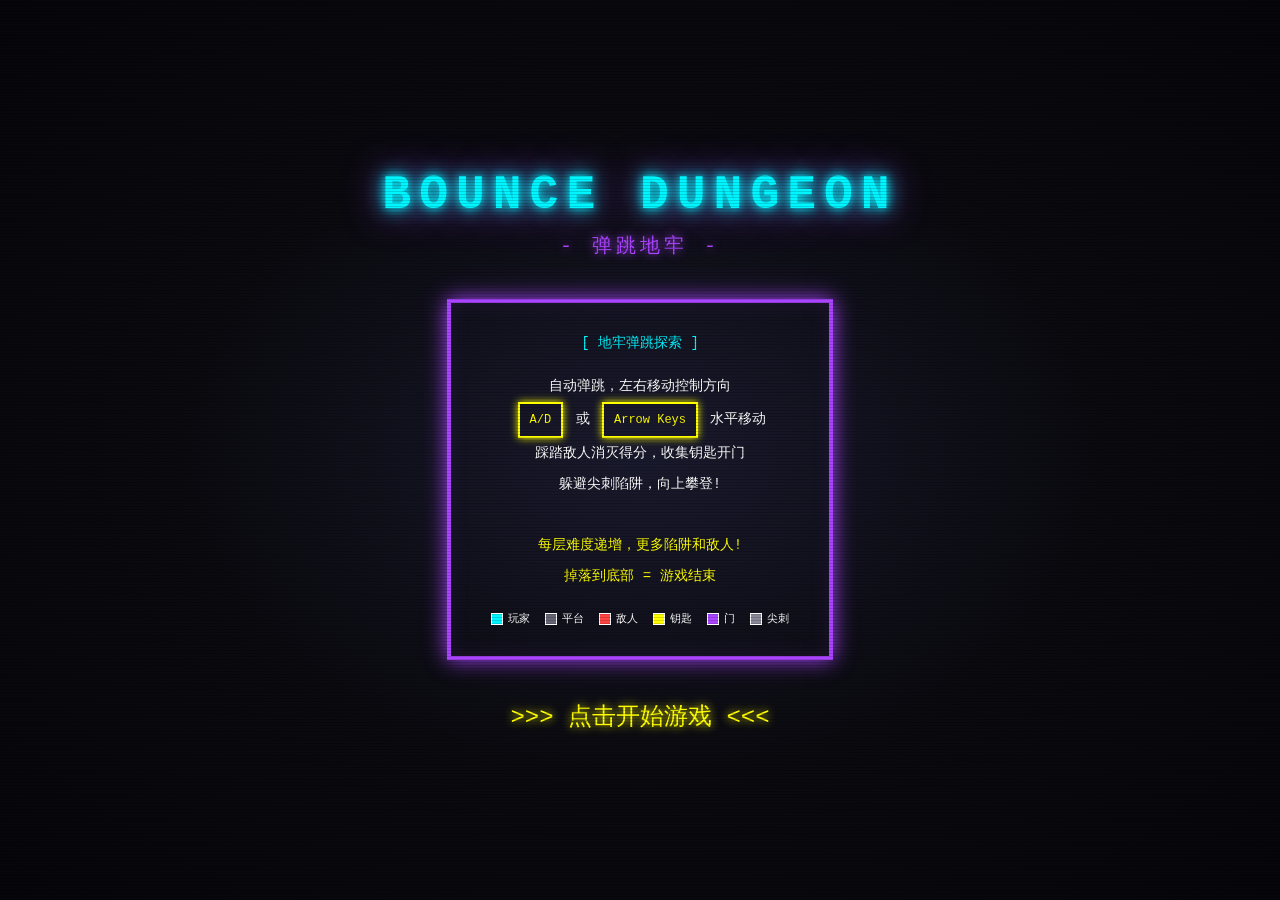
<file: bounce-dungeon/index.html>
<!DOCTYPE html>
<html lang="zh-CN">
<head>
    <meta charset="UTF-8">
    <meta name="viewport" content="width=device-width, initial-scale=1.0, user-scalable=no">
    <title>BOUNCE DUNGEON - 弹跳地牢</title>
    <style>
        * {
            margin: 0;
            padding: 0;
            box-sizing: border-box;
        }
        body {
            background: #0a0a0f;
            display: flex;
            justify-content: center;
            align-items: center;
            min-height: 100vh;
            font-family: 'Courier New', monospace;
            overflow: hidden;
        }
        #gameCanvas {
            border: 4px solid #00f5ff;
            image-rendering: pixelated;
            box-shadow: 0 0 30px #00f5ff, inset 0 0 20px rgba(0, 245, 255, 0.1);
        }
        /* CRT Scanline Effect */
        #crtOverlay {
            position: fixed;
            top: 0;
            left: 0;
            width: 100%;
            height: 100%;
            pointer-events: none;
            z-index: 100;
            background: repeating-linear-gradient(
                0deg,
                rgba(0, 0, 0, 0.15),
                rgba(0, 0, 0, 0.15) 1px,
                transparent 1px,
                transparent 3px
            );
        }
        #startScreen {
            position: absolute;
            top: 0;
            left: 0;
            width: 100%;
            height: 100%;
            background: radial-gradient(ellipse at center, #1a1a2e 0%, #0a0a0f 50%, #05050a 100%);
            display: flex;
            flex-direction: column;
            justify-content: center;
            align-items: center;
            z-index: 10;
        }
        #startScreen h1 {
            font-size: 48px;
            color: #00f5ff;
            text-shadow: 0 0 10px #00f5ff, 0 0 20px #00f5ff, 0 0 40px #aa44ff;
            animation: neonPulse 1.5s infinite;
            text-align: center;
            margin-bottom: 10px;
            letter-spacing: 8px;
        }
        #startScreen .subtitle {
            font-size: 20px;
            color: #aa44ff;
            text-shadow: 0 0 10px #aa44ff;
            margin-bottom: 40px;
            letter-spacing: 4px;
        }
        #startScreen .instructions {
            color: #fff;
            font-size: 14px;
            text-align: center;
            line-height: 2.2;
            max-width: 500px;
        }
        #startScreen .instructions .key {
            display: inline-block;
            padding: 3px 10px;
            border: 2px solid #ffff00;
            color: #ffff00;
            margin: 0 4px;
            box-shadow: 0 0 8px #ffff00;
            font-size: 12px;
        }
        #startScreen .click-hint {
            font-size: 24px;
            color: #ffff00;
            text-shadow: 0 0 10px #ffff00;
            animation: blink 1s infinite;
            margin-top: 40px;
        }
        @keyframes neonPulse {
            0%, 100% {
                transform: scale(1);
                text-shadow: 0 0 10px #00f5ff, 0 0 20px #00f5ff, 0 0 40px #aa44ff;
            }
            50% {
                transform: scale(1.02);
                text-shadow: 0 0 20px #00f5ff, 0 0 40px #00f5ff, 0 0 60px #aa44ff, 0 0 80px #aa44ff;
            }
        }
        @keyframes blink {
            0%, 50% { opacity: 1; }
            51%, 100% { opacity: 0.3; }
        }
        .pixel-border {
            padding: 25px 40px;
            border: 4px solid #aa44ff;
            box-shadow: 0 0 20px #aa44ff, inset 0 0 20px rgba(170, 68, 255, 0.1);
        }
        .legend {
            display: flex;
            justify-content: center;
            gap: 15px;
            margin-top: 15px;
            flex-wrap: wrap;
        }
        .legend-item {
            display: flex;
            align-items: center;
            gap: 5px;
            font-size: 11px;
        }
        .legend-color {
            width: 12px;
            height: 12px;
            border: 1px solid #fff;
        }
    </style>
</head>
<body>
    <div id="crtOverlay"></div>
    <div id="startScreen">
        <h1>BOUNCE DUNGEON</h1>
        <div class="subtitle">- 弹跳地牢 -</div>
        <div class="pixel-border">
            <div class="instructions">
                <div style="color: #00f5ff; margin-bottom: 12px;">[ 地牢弹跳探索 ]</div>
                <div>自动弹跳，左右移动控制方向</div>
                <div><span class="key">A/D</span> 或 <span class="key">Arrow Keys</span> 水平移动</div>
                <div>踩踏敌人消灭得分，收集钥匙开门</div>
                <div>躲避尖刺陷阱，向上攀登!</div>
                <br>
                <div style="color: #ffff00;">
                    每层难度递增，更多陷阱和敌人!<br>
                    掉落到底部 = 游戏结束
                </div>
                <div class="legend">
                    <div class="legend-item"><div class="legend-color" style="background: #00f5ff;"></div> 玩家</div>
                    <div class="legend-item"><div class="legend-color" style="background: #666677;"></div> 平台</div>
                    <div class="legend-item"><div class="legend-color" style="background: #ff4444;"></div> 敌人</div>
                    <div class="legend-item"><div class="legend-color" style="background: #ffff00;"></div> 钥匙</div>
                    <div class="legend-item"><div class="legend-color" style="background: #aa44ff;"></div> 门</div>
                    <div class="legend-item"><div class="legend-color" style="background: #888899;"></div> 尖刺</div>
                </div>
            </div>
        </div>
        <div class="click-hint">>>> 点击开始游戏 <<<</div>
    </div>
    <canvas id="gameCanvas"></canvas>

    <script>
        // ==================== Constants ====================
        const COLORS = {
            bg: '#0a0a0f',
            bg2: '#12121a',
            bg3: '#1a1a2e',
            cyan: '#00f5ff',
            magenta: '#ff4da6',
            yellow: '#ffff00',
            green: '#00ff88',
            white: '#ffffff',
            red: '#ff4444',
            orange: '#ff8833',
            purple: '#aa44ff',
            gray: '#666677',
            darkGray: '#333344',
            spike: '#888899'
        };

        const PIXEL_SIZE = 4;
        const CANVAS_WIDTH = 800;
        const CANVAS_HEIGHT = 600;
        const GRAVITY = 1200;
        const BOUNCE_FORCE = -650;
        const MOVE_SPEED = 280;

        // ==================== Canvas Setup ====================
        const canvas = document.getElementById('gameCanvas');
        const ctx = canvas.getContext('2d');
        const startScreen = document.getElementById('startScreen');

        canvas.width = CANVAS_WIDTH;
        canvas.height = CANVAS_HEIGHT;

        // ==================== Audio System ====================
        class AudioSystem {
            constructor() {
                this.ctx = null;
                this.enabled = false;
                this.masterGain = null;
                this.bgmPlaying = false;
                this.bgmTimeout = null;
            }

            init() {
                if (this.ctx) return;
                this.ctx = new (window.AudioContext || window.webkitAudioContext)();
                this.masterGain = this.ctx.createGain();
                this.masterGain.gain.value = 0.4;
                this.masterGain.connect(this.ctx.destination);
                this.enabled = true;
            }

            playNote(freq, duration, type = 'square', volume = 0.25) {
                if (!this.enabled || !this.ctx) return;
                const osc = this.ctx.createOscillator();
                const gain = this.ctx.createGain();
                osc.type = type;
                osc.frequency.value = freq;
                gain.gain.setValueAtTime(volume, this.ctx.currentTime);
                gain.gain.exponentialRampToValueAtTime(0.01, this.ctx.currentTime + duration);
                osc.connect(gain);
                gain.connect(this.masterGain);
                osc.start();
                osc.stop(this.ctx.currentTime + duration);
            }

            // Bounce - boing sound
            playBounce() {
                this.playNote(200, 0.05, 'square', 0.3);
                setTimeout(() => this.playNote(400, 0.08, 'square', 0.25), 30);
                setTimeout(() => this.playNote(300, 0.06, 'square', 0.2), 60);
            }

            // Kill enemy - explosion
            playKill() {
                this.playNote(150, 0.1, 'sawtooth', 0.3);
                this.playNote(100, 0.15, 'square', 0.25);
                setTimeout(() => this.playNote(80, 0.1, 'sawtooth', 0.2), 50);
            }

            // Collect key - ding dong
            playKey() {
                const notes = [523, 659, 784, 1047];
                notes.forEach((freq, i) => {
                    setTimeout(() => this.playNote(freq, 0.12, 'sine', 0.2), i * 80);
                });
            }

            // Open door - mystery
            playDoor() {
                this.playNote(220, 0.15, 'triangle', 0.25);
                this.playNote(330, 0.15, 'triangle', 0.22);
                this.playNote(440, 0.2, 'triangle', 0.18);
                this.playNote(550, 0.25, 'triangle', 0.15);
            }

            // Fall - descending
            playFall() {
                const notes = [400, 350, 300, 250, 200, 150, 100];
                notes.forEach((freq, i) => {
                    setTimeout(() => this.playNote(freq, 0.15, 'sawtooth', 0.2), i * 80);
                });
            }

            // Level complete - victory fanfare
            playVictory() {
                const melody = [392, 494, 587, 784, 659, 784];
                melody.forEach((freq, i) => {
                    setTimeout(() => this.playNote(freq, 0.15, 'square', 0.2), i * 100);
                });
            }

            // Game over
            playGameOver() {
                const notes = [392, 349, 330, 294, 262, 220, 196, 165];
                notes.forEach((freq, i) => {
                    setTimeout(() => this.playNote(freq, 0.25, 'sawtooth', 0.2), i * 120);
                });
            }

            // Adventure BGM
            startBGM() {
                if (!this.enabled || !this.ctx || this.bgmPlaying) return;
                this.bgmPlaying = true;
                this.playBGMLoop();
            }

            playBGMLoop() {
                if (!this.bgmPlaying) return;

                const now = this.ctx.currentTime;
                const bpm = 100;

                // Adventure melody
                const melody = [
                    { note: 330, dur: 0.15 }, { note: 392, dur: 0.15 }, { note: 440, dur: 0.15 }, { note: 392, dur: 0.15 },
                    { note: 330, dur: 0.15 }, { note: 294, dur: 0.15 }, { note: 262, dur: 0.3 },
                    { note: 294, dur: 0.15 }, { note: 330, dur: 0.15 }, { note: 392, dur: 0.15 }, { note: 440, dur: 0.15 },
                    { note: 494, dur: 0.15 }, { note: 440, dur: 0.15 }, { note: 392, dur: 0.3 },
                ];

                // Bass
                const bass = [
                    { note: 165, dur: 0.3 }, { note: 196, dur: 0.3 },
                    { note: 220, dur: 0.3 }, { note: 196, dur: 0.3 },
                ];

                let time = now;

                // Play melody
                melody.forEach(n => {
                    const osc = this.ctx.createOscillator();
                    const gain = this.ctx.createGain();
                    osc.type = 'square';
                    osc.frequency.value = n.note;
                    osc.connect(gain);
                    gain.connect(this.masterGain);
                    gain.gain.setValueAtTime(0.08, time);
                    gain.gain.exponentialRampToValueAtTime(0.01, time + n.dur * 0.8);
                    osc.start(time);
                    osc.stop(time + n.dur);
                    time += n.dur;
                });

                time = now;
                // Play bass
                bass.forEach(n => {
                    const osc = this.ctx.createOscillator();
                    const gain = this.ctx.createGain();
                    osc.type = 'triangle';
                    osc.frequency.value = n.note;
                    osc.connect(gain);
                    gain.connect(this.masterGain);
                    gain.gain.setValueAtTime(0.12, time);
                    gain.gain.exponentialRampToValueAtTime(0.01, time + n.dur * 0.9);
                    osc.start(time);
                    osc.stop(time + n.dur);
                    time += n.dur;
                });

                // Drum-like percussion
                for (let i = 0; i < 16; i++) {
                    const percTime = now + i * 0.15;
                    if (i % 4 === 0) {
                        // Kick-like
                        const kick = this.ctx.createOscillator();
                        const kickGain = this.ctx.createGain();
                        kick.type = 'sine';
                        kick.frequency.setValueAtTime(150, percTime);
                        kick.frequency.exponentialRampToValueAtTime(50, percTime + 0.1);
                        kick.connect(kickGain);
                        kickGain.connect(this.masterGain);
                        kickGain.gain.setValueAtTime(0.15, percTime);
                        kickGain.gain.exponentialRampToValueAtTime(0.01, percTime + 0.1);
                        kick.start(percTime);
                        kick.stop(percTime + 0.1);
                    }
                }

                const loopDuration = 4.2;
                this.bgmTimeout = setTimeout(() => this.playBGMLoop(), loopDuration * 1000);
            }

            stopBGM() {
                this.bgmPlaying = false;
                if (this.bgmTimeout) {
                    clearTimeout(this.bgmTimeout);
                    this.bgmTimeout = null;
                }
            }
        }

        // ==================== Game State ====================
        const audio = new AudioSystem();

        let gameState = {
            running: false,
            score: 0,
            floor: 1,
            keys: 0,
            keysRequired: 3,
            doorOpen: false,
            transitioning: false
        };

        // Player
        let player = {
            x: 400,
            y: 500,
            vx: 0,
            vy: 0,
            width: 16,
            height: 16,
            onGround: false,
            bounceCount: 0
        };

        // Camera
        let camera = {
            y: 0,
            targetY: 0
        };

        // Level elements
        let platforms = [];
        let enemies = [];
        let keys = [];
        let door = null;
        let spikes = [];
        let particles = [];
        let bgTiles = [];

        // Input
        const keysPressed = {};

        // Timing
        let lastTime = 0;

        // ==================== Level Generation ====================
        function generateLevel(floor) {
            platforms = [];
            enemies = [];
            keys = [];
            spikes = [];
            door = null;
            particles = [];

            // Ground platform
            platforms.push({
                x: 0,
                y: 580,
                width: CANVAS_WIDTH,
                height: 40,
                type: 'ground'
            });

            // Generate platforms procedurally
            const platformCount = 8 + floor * 2;
            const levelHeight = 2000 + floor * 500;
            let lastY = 520;
            let lastX = 400;

            for (let i = 0; i < platformCount; i++) {
                const y = lastY - (80 + Math.random() * 60);
                let x;

                // Ensure platforms are reachable
                const maxJumpX = 180;
                x = lastX + (Math.random() - 0.5) * maxJumpX * 2;
                x = Math.max(30, Math.min(CANVAS_WIDTH - 130, x));

                const width = 80 + Math.random() * 60;
                const type = Math.random() < 0.2 && i > 2 ? 'moving' : 'static';

                platforms.push({
                    x, y, width,
                    height: 16,
                    type,
                    moveDir: 1,
                    moveSpeed: 50 + Math.random() * 50,
                    originalX: x
                });

                // Add spikes on some platforms
                if (Math.random() < 0.15 + floor * 0.05 && i > 2) {
                    const spikeCount = 1 + Math.floor(Math.random() * 2);
                    for (let s = 0; s < spikeCount; s++) {
                        spikes.push({
                            x: x + 10 + Math.random() * (width - 30),
                            y: y - 12,
                            width: 16,
                            height: 12
                        });
                    }
                }

                // Add enemies on some platforms
                if (Math.random() < 0.25 + floor * 0.08 && i > 1) {
                    const enemyType = Math.random() < 0.6 ? 'slime' : 'skull';
                    enemies.push({
                        x: x + width / 2,
                        y: y - 16,
                        width: 16,
                        height: 16,
                        type: enemyType,
                        vx: (Math.random() - 0.5) * 60,
                        platformLeft: x,
                        platformRight: x + width,
                        alive: true,
                        pulse: Math.random() * Math.PI * 2
                    });
                }

                lastY = y;
                lastX = x;
            }

            // Place keys on different platforms
            const keyPlatforms = platforms.filter((_, i) => i > 2 && i < platforms.length - 2);
            const shuffledPlatforms = keyPlatforms.sort(() => Math.random() - 0.5).slice(0, 3);

            shuffledPlatforms.forEach(p => {
                keys.push({
                    x: p.x + p.width / 2,
                    y: p.y - 24,
                    width: 12,
                    height: 16,
                    collected: false,
                    pulse: Math.random() * Math.PI * 2
                });
            });

            // Door at top
            const topPlatform = platforms[platforms.length - 1];
            door = {
                x: topPlatform.x + topPlatform.width / 2 - 16,
                y: topPlatform.y - 40,
                width: 32,
                height: 40,
                open: false,
                pulse: 0
            };

            // Set camera and player position
            player.x = 400;
            player.y = 540;
            player.vx = 0;
            player.vy = 0;
            camera.y = 0;
            camera.targetY = 0;

            // Generate background tiles
            generateBgTiles(levelHeight);
        }

        function generateBgTiles(height) {
            bgTiles = [];
            const tileSpacing = 80;

            for (let y = 0; y > -height; y -= tileSpacing) {
                for (let x = 0; x < CANVAS_WIDTH; x += tileSpacing) {
                    if (Math.random() < 0.3) {
                        bgTiles.push({
                            x: x + (Math.random() - 0.5) * 20,
                            y: y + (Math.random() - 0.5) * 20,
                            size: 8 + Math.random() * 8,
                            shade: Math.random() * 0.3
                        });
                    }
                }
            }
        }

        // ==================== Particle System ====================
        function createParticles(x, y, color, count, speed = 100) {
            for (let i = 0; i < count; i++) {
                const angle = Math.random() * Math.PI * 2;
                const spd = speed + Math.random() * speed;
                particles.push({
                    x, y,
                    vx: Math.cos(angle) * spd,
                    vy: Math.sin(angle) * spd,
                    size: 3 + Math.random() * 4,
                    color,
                    life: 0.5 + Math.random() * 0.5
                });
            }
        }

        function createBounceParticles(x, y) {
            for (let i = 0; i < 8; i++) {
                const angle = Math.PI + (Math.random() - 0.5) * Math.PI;
                const speed = 80 + Math.random() * 60;
                particles.push({
                    x, y,
                    vx: Math.cos(angle) * speed,
                    vy: Math.sin(angle) * speed,
                    size: 2 + Math.random() * 3,
                    color: COLORS.cyan,
                    life: 0.3 + Math.random() * 0.2
                });
            }
        }

        // ==================== Drawing Functions ====================
        function drawPixelRect(x, y, w, h, color) {
            ctx.fillStyle = color;
            ctx.fillRect(Math.floor(x), Math.floor(y), Math.floor(w), Math.floor(h));
        }

        function drawBrickPlatform(x, y, width, height) {
            // Main brick color
            ctx.fillStyle = COLORS.gray;
            ctx.fillRect(Math.floor(x), Math.floor(y), Math.floor(width), Math.floor(height));

            // Brick pattern
            ctx.fillStyle = COLORS.darkGray;
            const brickW = 16;
            const brickH = 8;

            for (let bx = 0; bx < width; bx += brickW) {
                for (let by = 0; by < height; by += brickH) {
                    const offset = (Math.floor(by / brickH) % 2) * (brickW / 2);
                    ctx.fillRect(
                        Math.floor(x + bx + offset),
                        Math.floor(y + by),
                        1, brickH
                    );
                    ctx.fillRect(
                        Math.floor(x + bx),
                        Math.floor(y + by),
                        brickW, 1
                    );
                }
            }

            // Highlight
            ctx.fillStyle = 'rgba(255,255,255,0.15)';
            ctx.fillRect(Math.floor(x), Math.floor(y), Math.floor(width), 2);
        }

        function drawPlayer() {
            const px = Math.floor(player.x - camera.y * 0);
            const py = Math.floor(player.y);

            // Glow effect
            ctx.fillStyle = 'rgba(0, 245, 255, 0.3)';
            ctx.fillRect(px - 4, py - 4, player.width + 8, player.height + 8);

            ctx.fillStyle = 'rgba(0, 245, 255, 0.5)';
            ctx.fillRect(px - 2, py - 2, player.width + 4, player.height + 4);

            // Main body
            ctx.fillStyle = COLORS.cyan;
            ctx.fillRect(px, py, player.width, player.height);

            // Inner glow
            ctx.fillStyle = 'rgba(255,255,255,0.6)';
            ctx.fillRect(px + 3, py + 3, 4, 4);

            // Eyes
            const eyeOffset = player.vx > 0 ? 2 : player.vx < 0 ? -2 : 0;
            ctx.fillStyle = '#fff';
            ctx.fillRect(px + 4 + eyeOffset, py + 5, 3, 3);
            ctx.fillRect(px + 9 + eyeOffset, py + 5, 3, 3);

            ctx.fillStyle = '#000';
            ctx.fillRect(px + 5 + eyeOffset, py + 6, 2, 2);
            ctx.fillRect(px + 10 + eyeOffset, py + 6, 2, 2);
        }

        function drawEnemy(e) {
            if (!e.alive) return;

            const pulse = Math.sin(e.pulse) * 2;
            const px = Math.floor(e.x - e.width / 2);
            const py = Math.floor(e.y - e.height / 2);

            // Glow
            ctx.fillStyle = 'rgba(255, 68, 68, 0.4)';
            ctx.fillRect(px - 2 - pulse, py - 2 - pulse, e.width + 4 + pulse * 2, e.height + 4 + pulse * 2);

            if (e.type === 'slime') {
                // Slime - blob shape
                ctx.fillStyle = COLORS.red;
                ctx.fillRect(px + 2, py, e.width - 4, e.height);
                ctx.fillRect(px, py + 4, e.width, e.height - 8);

                // Eyes
                ctx.fillStyle = '#fff';
                ctx.fillRect(px + 3, py + 4, 4, 4);
                ctx.fillRect(px + 9, py + 4, 4, 4);

                ctx.fillStyle = '#000';
                ctx.fillRect(px + 5, py + 5, 2, 2);
                ctx.fillRect(px + 11, py + 5, 2, 2);
            } else {
                // Skull
                ctx.fillStyle = COLORS.red;
                ctx.fillRect(px + 2, py, e.width - 4, e.height - 4);
                ctx.fillRect(px, py + 4, e.width, e.height - 8);
                ctx.fillRect(px + 4, py + e.height - 4, 8, 4);

                // Eye sockets
                ctx.fillStyle = '#000';
                ctx.fillRect(px + 3, py + 4, 4, 5);
                ctx.fillRect(px + 9, py + 4, 4, 5);

                // Nose
                ctx.fillRect(px + 7, py + 9, 2, 2);
            }
        }

        function drawKey(k) {
            if (k.collected) return;

            const pulse = Math.sin(k.pulse) * 3;
            const px = Math.floor(k.x - k.width / 2);
            const py = Math.floor(k.y - k.height / 2 - pulse);

            // Glow
            ctx.fillStyle = 'rgba(255, 255, 0, 0.4)';
            ctx.fillRect(px - 4, py - 4, k.width + 8, k.height + 8);

            // Key shape
            ctx.fillStyle = COLORS.yellow;
            // Head (circle-ish)
            ctx.fillRect(px + 2, py, 8, 8);
            ctx.fillRect(px, py + 2, 12, 4);
            // Shaft
            ctx.fillRect(px + 4, py + 6, 4, 10);
            // Teeth
            ctx.fillRect(px + 6, py + 12, 4, 2);
            ctx.fillRect(px + 6, py + 8, 3, 2);

            // Sparkle
            ctx.fillStyle = '#fff';
            ctx.fillRect(px + 3, py + 2, 2, 2);
        }

        function drawDoor() {
            if (!door) return;

            const px = Math.floor(door.x);
            const py = Math.floor(door.y);

            // Door frame
            ctx.fillStyle = door.open ? '#8844ff' : COLORS.purple;
            ctx.fillRect(px - 4, py - 4, door.width + 8, door.height + 8);

            // Door
            ctx.fillStyle = door.open ? '#bb66ff' : '#6633aa';
            ctx.fillRect(px, py, door.width, door.height);

            // Portal effect when open
            if (door.open) {
                const portalPulse = Math.sin(door.pulse * 3) * 0.3 + 0.7;
                ctx.fillStyle = `rgba(170, 68, 255, ${portalPulse})`;
                ctx.fillRect(px + 4, py + 4, door.width - 8, door.height - 8);

                // Sparkles
                if (Math.random() > 0.7) {
                    ctx.fillStyle = '#fff';
                    ctx.fillRect(
                        px + 4 + Math.random() * (door.width - 8),
                        py + 4 + Math.random() * (door.height - 8),
                        2, 2
                    );
                }
            } else {
                // Lock
                ctx.fillStyle = COLORS.yellow;
                ctx.fillRect(px + 12, py + 20, 8, 8);
            }

            // Pillars
            ctx.fillStyle = COLORS.purple;
            ctx.fillRect(px - 4, py - 8, 4, door.height + 16);
            ctx.fillRect(px + door.width, py - 8, 4, door.height + 16);
        }

        function drawSpike(s) {
            const px = Math.floor(s.x);
            const py = Math.floor(s.y);

            // Spike (triangle made of pixels)
            ctx.fillStyle = COLORS.spike;
            // Base
            ctx.fillRect(px, py + s.height - 4, s.width, 4);
            // Middle
            ctx.fillRect(px + 2, py + 4, s.width - 4, s.height - 8);
            // Tip
            ctx.fillRect(px + 6, py, 4, 4);

            // Highlight
            ctx.fillStyle = 'rgba(255,255,255,0.3)';
            ctx.fillRect(px + 6, py, 2, 4);
        }

        function drawBackground() {
            // Dark background
            ctx.fillStyle = COLORS.bg;
            ctx.fillRect(0, 0, CANVAS_WIDTH, CANVAS_HEIGHT);

            // Background tiles (brick pattern)
            bgTiles.forEach(tile => {
                const screenY = tile.y - camera.y;
                if (screenY > -50 && screenY < CANVAS_HEIGHT + 50) {
                    ctx.fillStyle = `rgba(30, 30, 46, ${tile.shade + 0.1})`;
                    ctx.fillRect(
                        Math.floor(tile.x),
                        Math.floor(screenY),
                        Math.floor(tile.size),
                        Math.floor(tile.size)
                    );
                }
            });

            // Atmospheric gradient
            const gradient = ctx.createLinearGradient(0, 0, 0, CANVAS_HEIGHT);
            gradient.addColorStop(0, 'rgba(10, 10, 15, 0.3)');
            gradient.addColorStop(0.5, 'rgba(10, 10, 15, 0)');
            gradient.addColorStop(1, 'rgba(10, 10, 15, 0.5)');
            ctx.fillStyle = gradient;
            ctx.fillRect(0, 0, CANVAS_WIDTH, CANVAS_HEIGHT);
        }

        function drawUI() {
            // Score
            ctx.shadowColor = COLORS.cyan;
            ctx.shadowBlur = 10;
            ctx.fillStyle = COLORS.cyan;
            ctx.font = 'bold 24px "Courier New", monospace';
            ctx.textAlign = 'left';
            ctx.fillText(`SCORE: ${gameState.score}`, 20, 35);
            ctx.shadowBlur = 0;

            // Floor
            ctx.fillStyle = COLORS.purple;
            ctx.font = 'bold 18px "Courier New", monospace';
            ctx.fillText(`FLOOR: ${gameState.floor}`, 20, 60);

            // Keys
            ctx.fillStyle = COLORS.yellow;
            ctx.font = 'bold 18px "Courier New", monospace';
            const keyText = `KEYS: ${gameState.keys}/${gameState.keysRequired}`;
            ctx.fillText(keyText, 20, 85);

            // Draw key icons
            for (let i = 0; i < gameState.keysRequired; i++) {
                ctx.fillStyle = i < gameState.keys ? COLORS.yellow : '#333';
                ctx.fillRect(140 + i * 20, 72, 12, 12);
            }

            // Controls hint
            ctx.fillStyle = 'rgba(255,255,255,0.5)';
            ctx.font = '12px "Courier New", monospace';
            ctx.textAlign = 'center';
            ctx.fillText('A/D or Arrows: Move | Reach the door!', CANVAS_WIDTH / 2, CANVAS_HEIGHT - 15);
            ctx.textAlign = 'left';
        }

        function drawParticles() {
            particles.forEach(p => {
                ctx.globalAlpha = p.life;
                ctx.fillStyle = p.color;
                ctx.fillRect(
                    Math.floor(p.x - p.size / 2),
                    Math.floor(p.y - p.size / 2),
                    Math.floor(p.size),
                    Math.floor(p.size)
                );
            });
            ctx.globalAlpha = 1;
        }

        // ==================== Game Logic ====================
        function update(dt) {
            if (gameState.transitioning) return;

            // Input
            if (keysPressed['ArrowLeft'] || keysPressed['KeyA']) {
                player.vx = -MOVE_SPEED;
            } else if (keysPressed['ArrowRight'] || keysPressed['KeyD']) {
                player.vx = MOVE_SPEED;
            } else {
                player.vx *= 0.8;
            }

            // Gravity
            player.vy += GRAVITY * dt;

            // Apply velocity
            player.x += player.vx * dt;
            player.y += player.vy * dt;

            // Wall collision
            player.x = Math.max(0, Math.min(CANVAS_WIDTH - player.width, player.x));

            // Platform collision (from top only)
            player.onGround = false;
            platforms.forEach(p => {
                // Update moving platforms
                if (p.type === 'moving') {
                    p.x += p.moveDir * p.moveSpeed * dt;
                    if (p.x < 0 || p.x + p.width > CANVAS_WIDTH) {
                        p.moveDir *= -1;
                    }
                }

                // Check collision from above
                if (player.vy > 0 &&
                    player.x + player.width > p.x &&
                    player.x < p.x + p.width &&
                    player.y + player.height > p.y &&
                    player.y + player.height < p.y + p.height + player.vy * dt + 10) {

                    player.y = p.y - player.height;
                    player.vy = BOUNCE_FORCE;
                    player.onGround = true;
                    player.bounceCount++;

                    // Bounce particles
                    createBounceParticles(player.x + player.width / 2, player.y + player.height);
                    audio.playBounce();
                }
            });

            // Enemy collision
            enemies.forEach(e => {
                if (!e.alive) return;

                // Update enemy movement
                e.pulse += dt * 4;
                e.x += e.vx * dt;

                // Keep on platform
                if (e.x < e.platformLeft + 8 || e.x > e.platformRight - 8) {
                    e.vx *= -1;
                }

                // Check player collision
                const dx = Math.abs((player.x + player.width / 2) - e.x);
                const dy = Math.abs((player.y + player.height / 2) - e.y);

                if (dx < 14 && dy < 14) {
                    if (player.vy > 0 && player.y + player.height < e.y + 4) {
                        // Stomp enemy
                        e.alive = false;
                        player.vy = BOUNCE_FORCE * 0.8;
                        gameState.score += 50;
                        createParticles(e.x, e.y, COLORS.red, 15, 120);
                        audio.playKill();
                    } else {
                        // Hit from side - push player back
                        player.vx = player.x < e.x ? -200 : 200;
                        player.vy = -200;
                    }
                }
            });

            // Key collision
            keys.forEach(k => {
                if (k.collected) return;
                k.pulse += dt * 5;

                const dx = Math.abs((player.x + player.width / 2) - k.x);
                const dy = Math.abs((player.y + player.height / 2) - k.y);

                if (dx < 16 && dy < 16) {
                    k.collected = true;
                    gameState.keys++;
                    gameState.score += 100;
                    createParticles(k.x, k.y, COLORS.yellow, 20, 100);
                    audio.playKey();

                    // Check if all keys collected
                    if (gameState.keys >= gameState.keysRequired) {
                        door.open = true;
                        audio.playDoor();
                    }
                }
            });

            // Door collision
            if (door && door.open) {
                door.pulse += dt * 4;

                const dx = Math.abs((player.x + player.width / 2) - (door.x + door.width / 2));
                const dy = Math.abs((player.y + player.height / 2) - (door.y + door.height / 2));

                if (dx < 20 && dy < 25) {
                    nextLevel();
                }
            }

            // Spike collision
            spikes.forEach(s => {
                const dx = Math.abs((player.x + player.width / 2) - (s.x + s.width / 2));
                const dy = Math.abs((player.y + player.height / 2) - (s.y + s.height / 2));

                if (dx < 14 && dy < 12 && player.vy > 0) {
                    gameOver();
                }
            });

            // Fall death
            if (player.y > 700) {
                gameOver();
            }

            // Camera follow
            camera.targetY = Math.min(0, -player.y + CANVAS_HEIGHT * 0.7);
            camera.y += (camera.targetY - camera.y) * 0.1;

            // Update particles
            particles.forEach(p => {
                p.x += p.vx * dt;
                p.y += p.vy * dt;
                p.vy += 200 * dt;
                p.life -= dt;
                p.size *= 0.98;
            });
            particles = particles.filter(p => p.life > 0);

            // Score from height
            if (player.y < 300) {
                gameState.score += Math.floor(dt * 10);
            }
        }

        function render() {
            drawBackground();

            ctx.save();
            ctx.translate(0, camera.y);

            // Draw platforms
            platforms.forEach(p => {
                if (p.y - camera.y < CANVAS_HEIGHT + 50 && p.y - camera.y > -50) {
                    drawBrickPlatform(p.x, p.y, p.width, p.height);
                }
            });

            // Draw spikes
            spikes.forEach(s => {
                drawSpike(s);
            });

            // Draw keys
            keys.forEach(k => {
                drawKey(k);
            });

            // Draw door
            drawDoor();

            // Draw enemies
            enemies.forEach(e => {
                drawEnemy(e);
            });

            // Draw particles
            drawParticles();

            // Draw player
            drawPlayer();

            ctx.restore();

            // Draw UI (fixed position)
            drawUI();

            // Level transition overlay
            if (gameState.transitioning) {
                ctx.fillStyle = 'rgba(0, 0, 0, 0.7)';
                ctx.fillRect(0, 0, CANVAS_WIDTH, CANVAS_HEIGHT);

                ctx.shadowColor = COLORS.yellow;
                ctx.shadowBlur = 20;
                ctx.fillStyle = COLORS.yellow;
                ctx.font = 'bold 36px "Courier New", monospace';
                ctx.textAlign = 'center';
                ctx.fillText(`FLOOR ${gameState.floor}`, CANVAS_WIDTH / 2, CANVAS_HEIGHT / 2);
                ctx.shadowBlur = 0;
                ctx.textAlign = 'left';
            }

            // Game over screen
            if (!gameState.running && !gameState.transitioning) {
                ctx.fillStyle = 'rgba(0, 0, 0, 0.85)';
                ctx.fillRect(0, 0, CANVAS_WIDTH, CANVAS_HEIGHT);

                const glitchOffset = Math.sin(Date.now() / 50) * 3;

                ctx.shadowColor = COLORS.red;
                ctx.shadowBlur = 20;
                ctx.fillStyle = COLORS.red;
                ctx.font = 'bold 52px "Courier New", monospace';
                ctx.textAlign = 'center';
                ctx.fillText('GAME OVER', CANVAS_WIDTH / 2 + glitchOffset, CANVAS_HEIGHT / 2 - 60);

                ctx.shadowColor = COLORS.cyan;
                ctx.fillStyle = COLORS.cyan;
                ctx.font = 'bold 28px "Courier New", monospace';
                ctx.fillText(`SCORE: ${gameState.score}`, CANVAS_WIDTH / 2, CANVAS_HEIGHT / 2);

                ctx.shadowBlur = 0;
                ctx.fillStyle = COLORS.purple;
                ctx.font = '22px "Courier New", monospace';
                ctx.fillText(`REACHED FLOOR: ${gameState.floor}`, CANVAS_WIDTH / 2, CANVAS_HEIGHT / 2 + 40);

                ctx.fillStyle = COLORS.white;
                ctx.font = '18px "Courier New", monospace';
                ctx.fillText('Click to restart', CANVAS_WIDTH / 2, CANVAS_HEIGHT / 2 + 100);

                ctx.textAlign = 'left';
            }
        }

        function nextLevel() {
            gameState.transitioning = true;
            audio.playVictory();
            gameState.score += 500;

            setTimeout(() => {
                gameState.floor++;
                gameState.keys = 0;
                gameState.transitioning = false;
                generateLevel(gameState.floor);
            }, 1500);
        }

        function gameLoop(timestamp) {
            if (!gameState.running) return;

            const dt = Math.min((timestamp - lastTime) / 1000, 0.1);
            lastTime = timestamp;

            update(dt);
            render();

            requestAnimationFrame(gameLoop);
        }

        function startGame() {
            audio.init();
            audio.startBGM();
            startScreen.style.display = 'none';

            // Reset state
            gameState = {
                running: true,
                score: 0,
                floor: 1,
                keys: 0,
                keysRequired: 3,
                doorOpen: false,
                transitioning: false
            };

            generateLevel(1);

            lastTime = performance.now();
            requestAnimationFrame(gameLoop);
        }

        function gameOver() {
            gameState.running = false;
            audio.stopBGM();
            audio.playFall();
            setTimeout(() => audio.playGameOver(), 500);
        }

        function resetGame() {
            audio.startBGM();

            gameState = {
                running: true,
                score: 0,
                floor: 1,
                keys: 0,
                keysRequired: 3,
                doorOpen: false,
                transitioning: false
            };

            generateLevel(1);

            lastTime = performance.now();
            requestAnimationFrame(gameLoop);
        }

        // ==================== Event Listeners ====================
        startScreen.addEventListener('click', () => {
            if (!gameState.running) startGame();
        });

        canvas.addEventListener('click', () => {
            if (!gameState.running && !gameState.transitioning) {
                resetGame();
            }
        });

        document.addEventListener('keydown', (e) => {
            if (startScreen.style.display !== 'none') {
                startGame();
                return;
            }
            keysPressed[e.code] = true;
        });

        document.addEventListener('keyup', (e) => {
            keysPressed[e.code] = false;
        });

        // Initial render
        generateLevel(1);
        render();
    </script>
</body>
</html>
</file>
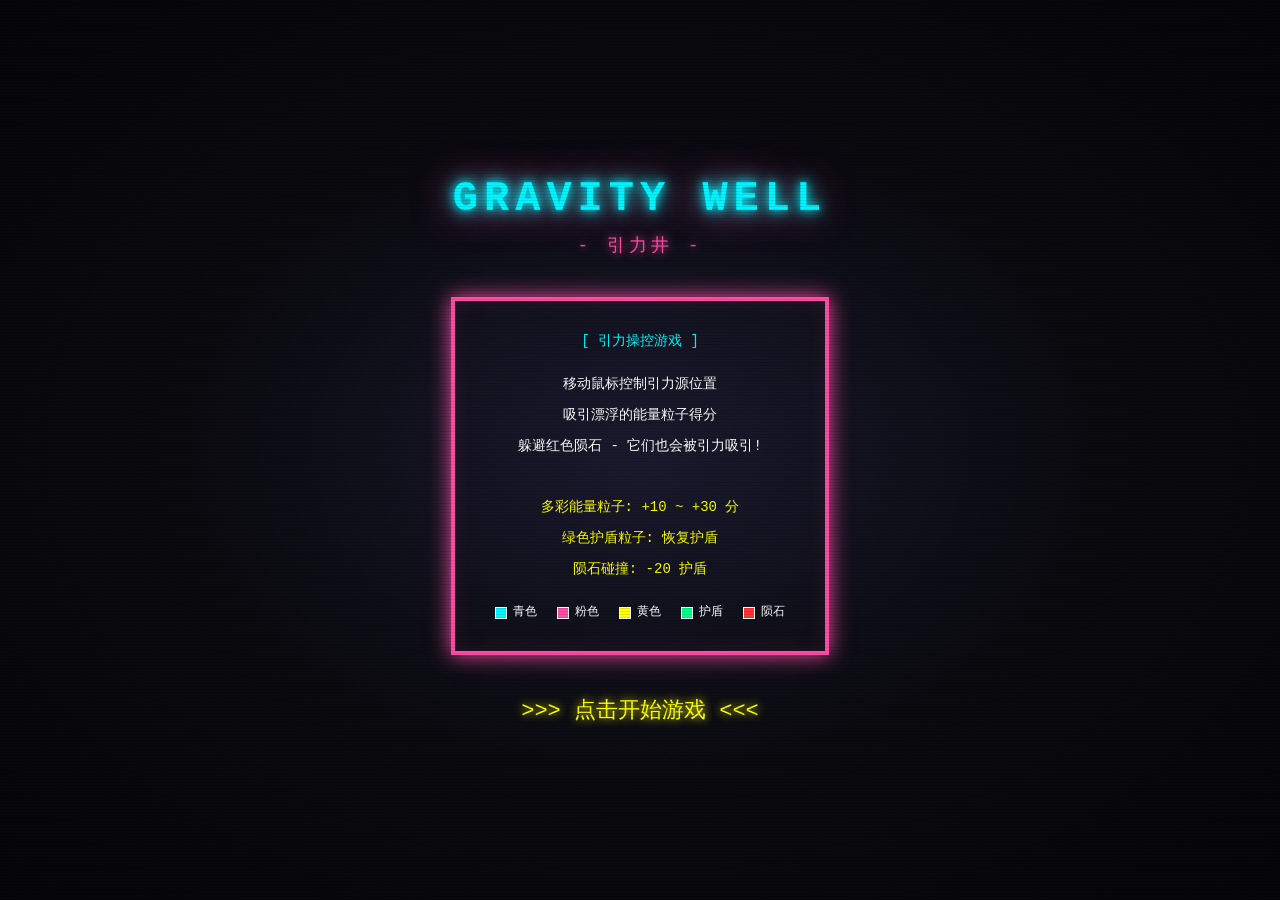
<file: gravity-well/index.html>
<!DOCTYPE html>
<html lang="zh-CN">
<head>
    <meta charset="UTF-8">
    <meta name="viewport" content="width=device-width, initial-scale=1.0, user-scalable=no">
    <title>GRAVITY WELL - 引力井</title>
    <style>
        * {
            margin: 0;
            padding: 0;
            box-sizing: border-box;
        }
        body {
            background: #0a0a0f;
            display: flex;
            justify-content: center;
            align-items: center;
            min-height: 100vh;
            font-family: 'Courier New', monospace;
            overflow: hidden;
            cursor: none;
        }
        #gameCanvas {
            border: 4px solid #00f5ff;
            image-rendering: pixelated;
            box-shadow: 0 0 30px #00f5ff, inset 0 0 20px rgba(0, 245, 255, 0.1);
        }
        /* CRT Scanline Effect */
        #crtOverlay {
            position: fixed;
            top: 0;
            left: 0;
            width: 100%;
            height: 100%;
            pointer-events: none;
            z-index: 100;
            background: repeating-linear-gradient(
                0deg,
                rgba(0, 0, 0, 0.1),
                rgba(0, 0, 0, 0.1) 1px,
                transparent 1px,
                transparent 3px
            );
        }
        #startScreen {
            position: absolute;
            top: 0;
            left: 0;
            width: 100%;
            height: 100%;
            background: radial-gradient(ellipse at center, #1a1a2e 0%, #0a0a0f 50%, #05050a 100%);
            display: flex;
            flex-direction: column;
            justify-content: center;
            align-items: center;
            z-index: 10;
        }
        #startScreen h1 {
            font-size: 42px;
            color: #00f5ff;
            text-shadow: 0 0 10px #00f5ff, 0 0 20px #00f5ff, 0 0 40px #ff4da6;
            animation: neonPulse 1.5s infinite;
            text-align: center;
            margin-bottom: 10px;
            letter-spacing: 6px;
        }
        #startScreen .subtitle {
            font-size: 18px;
            color: #ff4da6;
            text-shadow: 0 0 10px #ff4da6;
            margin-bottom: 40px;
            letter-spacing: 4px;
        }
        #startScreen .instructions {
            color: #fff;
            font-size: 14px;
            text-align: center;
            line-height: 2.2;
            max-width: 480px;
        }
        #startScreen .instructions .key {
            display: inline-block;
            padding: 3px 10px;
            border: 2px solid #ffff00;
            color: #ffff00;
            margin: 0 4px;
            box-shadow: 0 0 8px #ffff00;
        }
        #startScreen .click-hint {
            font-size: 22px;
            color: #ffff00;
            text-shadow: 0 0 10px #ffff00;
            animation: blink 1s infinite;
            margin-top: 40px;
        }
        @keyframes neonPulse {
            0%, 100% {
                transform: scale(1);
                text-shadow: 0 0 10px #00f5ff, 0 0 20px #00f5ff, 0 0 40px #ff4da6;
            }
            50% {
                transform: scale(1.02);
                text-shadow: 0 0 20px #00f5ff, 0 0 40px #00f5ff, 0 0 60px #ff4da6, 0 0 80px #ff4da6;
            }
        }
        @keyframes blink {
            0%, 50% { opacity: 1; }
            51%, 100% { opacity: 0.3; }
        }
        .pixel-border {
            padding: 25px 40px;
            border: 4px solid #ff4da6;
            box-shadow: 0 0 20px #ff4da6, inset 0 0 20px rgba(255, 77, 166, 0.1);
        }
        .legend {
            display: flex;
            justify-content: center;
            gap: 20px;
            margin-top: 15px;
            flex-wrap: wrap;
        }
        .legend-item {
            display: flex;
            align-items: center;
            gap: 6px;
            font-size: 12px;
        }
        .legend-color {
            width: 12px;
            height: 12px;
            border: 1px solid #fff;
        }
    </style>
</head>
<body>
    <div id="crtOverlay"></div>
    <div id="startScreen">
        <h1>GRAVITY WELL</h1>
        <div class="subtitle">- 引力井 -</div>
        <div class="pixel-border">
            <div class="instructions">
                <div style="color: #00f5ff; margin-bottom: 12px;">[ 引力操控游戏 ]</div>
                <div>移动鼠标控制引力源位置</div>
                <div>吸引漂浮的能量粒子得分</div>
                <div>躲避红色陨石 - 它们也会被引力吸引!</div>
                <br>
                <div style="color: #ffff00;">
                    多彩能量粒子: +10 ~ +30 分<br>
                    绿色护盾粒子: 恢复护盾<br>
                    陨石碰撞: -20 护盾
                </div>
                <div class="legend">
                    <div class="legend-item"><div class="legend-color" style="background: #00f5ff;"></div> 青色</div>
                    <div class="legend-item"><div class="legend-color" style="background: #ff4da6;"></div> 粉色</div>
                    <div class="legend-item"><div class="legend-color" style="background: #ffff00;"></div> 黄色</div>
                    <div class="legend-item"><div class="legend-color" style="background: #00ff88;"></div> 护盾</div>
                    <div class="legend-item"><div class="legend-color" style="background: #ff3333;"></div> 陨石</div>
                </div>
            </div>
        </div>
        <div class="click-hint">>>> 点击开始游戏 <<<</div>
    </div>
    <canvas id="gameCanvas"></canvas>

    <script>
        // ==================== Constants ====================
        const COLORS = {
            bg1: '#0a0a0f',
            bg2: '#1a1a2e',
            cyan: '#00f5ff',
            magenta: '#ff4da6',
            yellow: '#ffff00',
            green: '#00ff88',
            white: '#ffffff',
            red: '#ff3333',
            orange: '#ff8833'
        };

        const PIXEL_SIZE = 4;
        const CANVAS_WIDTH = 900;
        const CANVAS_HEIGHT = 650;

        // ==================== Canvas Setup ====================
        const canvas = document.getElementById('gameCanvas');
        const ctx = canvas.getContext('2d');
        const startScreen = document.getElementById('startScreen');

        canvas.width = CANVAS_WIDTH;
        canvas.height = CANVAS_HEIGHT;

        // ==================== Audio System ====================
        class AudioSystem {
            constructor() {
                this.ctx = null;
                this.enabled = false;
                this.masterGain = null;
                this.bgmPlaying = false;
                this.bgmTimeout = null;
                this.humOsc = null;
                this.humGain = null;
            }

            init() {
                if (this.ctx) return;
                this.ctx = new (window.AudioContext || window.webkitAudioContext)();
                this.masterGain = this.ctx.createGain();
                this.masterGain.gain.value = 0.35;
                this.masterGain.connect(this.ctx.destination);
                this.enabled = true;
            }

            playNote(freq, duration, type = 'square', volume = 0.25) {
                if (!this.enabled || !this.ctx) return;
                const osc = this.ctx.createOscillator();
                const gain = this.ctx.createGain();
                osc.type = type;
                osc.frequency.value = freq;
                gain.gain.setValueAtTime(volume, this.ctx.currentTime);
                gain.gain.exponentialRampToValueAtTime(0.01, this.ctx.currentTime + duration);
                osc.connect(gain);
                gain.connect(this.masterGain);
                osc.start();
                osc.stop(this.ctx.currentTime + duration);
            }

            // Collect particle - rising 8bit arpeggio
            playCollect(colorType) {
                if (colorType === 'green') {
                    // Shield pickup - special sound
                    this.playNote(440, 0.08, 'square', 0.2);
                    setTimeout(() => this.playNote(660, 0.08, 'square', 0.18), 50);
                    setTimeout(() => this.playNote(880, 0.12, 'square', 0.15), 100);
                } else {
                    // Regular particle - quick rising tone
                    const baseFreq = colorType === 'cyan' ? 523 :
                                    colorType === 'magenta' ? 659 :
                                    colorType === 'yellow' ? 784 : 523;
                    this.playNote(baseFreq, 0.06, 'square', 0.15);
                    setTimeout(() => this.playNote(baseFreq * 1.5, 0.08, 'square', 0.12), 30);
                }
            }

            // Hit by meteor - low explosion
            playHit() {
                this.playNote(80, 0.3, 'sawtooth', 0.4);
                this.playNote(60, 0.35, 'square', 0.3);
                setTimeout(() => this.playNote(40, 0.2, 'sawtooth', 0.25), 100);
            }

            // Game over
            playGameOver() {
                const notes = [392, 349, 330, 294, 262, 220, 196, 165];
                notes.forEach((freq, i) => {
                    setTimeout(() => this.playNote(freq, 0.25, 'sawtooth', 0.2), i * 120);
                });
            }

            // Space ambient BGM
            startBGM() {
                if (!this.enabled || !this.ctx || this.bgmPlaying) return;
                this.bgmPlaying = true;
                this.playBGMLoop();
            }

            playBGMLoop() {
                if (!this.bgmPlaying) return;

                const now = this.ctx.currentTime;

                // Deep space drone - low frequency oscillation
                const drone = this.ctx.createOscillator();
                const droneGain = this.ctx.createGain();
                drone.type = 'sine';
                drone.frequency.setValueAtTime(55, now);
                drone.frequency.linearRampToValueAtTime(52, now + 2);
                drone.frequency.linearRampToValueAtTime(58, now + 4);
                drone.frequency.linearRampToValueAtTime(55, now + 6);
                droneGain.gain.setValueAtTime(0.06, now);
                drone.connect(droneGain);
                droneGain.connect(this.masterGain);
                drone.start(now);
                drone.stop(now + 6);

                // Ambient pad - soft chords
                const chords = [
                    [131, 165, 196],
                    [147, 175, 220],
                    [165, 196, 247],
                    [147, 175, 220]
                ];

                const chordIndex = Math.floor(Math.random() * chords.length);
                chords[chordIndex].forEach((freq, i) => {
                    const osc = this.ctx.createOscillator();
                    const gain = this.ctx.createGain();
                    osc.type = 'triangle';
                    osc.frequency.value = freq;
                    gain.gain.setValueAtTime(0.02, now);
                    gain.gain.linearRampToValueAtTime(0.035, now + 2);
                    gain.gain.linearRampToValueAtTime(0.01, now + 5.5);
                    osc.connect(gain);
                    gain.connect(this.masterGain);
                    osc.start(now);
                    osc.stop(now + 6);
                });

                // Occasional bleep
                if (Math.random() > 0.5) {
                    setTimeout(() => {
                        const bleep = this.ctx.createOscillator();
                        const bleepGain = this.ctx.createGain();
                        bleep.type = 'sine';
                        bleep.frequency.value = 880 + Math.random() * 440;
                        bleepGain.gain.setValueAtTime(0.02, this.ctx.currentTime);
                        bleepGain.gain.exponentialRampToValueAtTime(0.001, this.ctx.currentTime + 0.3);
                        bleep.connect(bleepGain);
                        bleepGain.connect(this.masterGain);
                        bleep.start();
                        bleep.stop(this.ctx.currentTime + 0.3);
                    }, Math.random() * 4000);
                }

                this.bgmTimeout = setTimeout(() => this.playBGMLoop(), 5500);
            }

            // Gravity hum - continuous while playing
            startGravityHum() {
                if (!this.enabled || !this.ctx || this.humOsc) return;

                this.humOsc = this.ctx.createOscillator();
                this.humGain = this.ctx.createGain();
                this.humOsc.type = 'sine';
                this.humOsc.frequency.value = 35;
                this.humGain.gain.value = 0.04;
                this.humOsc.connect(this.humGain);
                this.humGain.connect(this.masterGain);
                this.humOsc.start();
            }

            updateGravityHum(intensity) {
                if (!this.humGain) return;
                // Vary based on nearby objects
                this.humGain.gain.value = 0.02 + intensity * 0.06;
                if (this.humOsc) {
                    this.humOsc.frequency.value = 30 + intensity * 20;
                }
            }

            stopGravityHum() {
                if (this.humOsc) {
                    this.humOsc.stop();
                    this.humOsc = null;
                    this.humGain = null;
                }
            }

            stopBGM() {
                this.bgmPlaying = false;
                if (this.bgmTimeout) {
                    clearTimeout(this.bgmTimeout);
                    this.bgmTimeout = null;
                }
                this.stopGravityHum();
            }
        }

        // ==================== Pixel Drawing Functions ====================
        function drawPixel(ctx, x, y, color, size = PIXEL_SIZE) {
            ctx.fillStyle = color;
            ctx.fillRect(Math.floor(x), Math.floor(y), size, size);
        }

        function drawPixelCircle(ctx, cx, cy, radius, color, alpha = 1, filled = false) {
            ctx.save();
            ctx.globalAlpha = alpha;
            const segments = Math.max(16, Math.floor(radius * 0.8));

            for (let i = 0; i < segments; i++) {
                const angle = (i / segments) * Math.PI * 2;
                const px = cx + Math.cos(angle) * radius;
                const py = cy + Math.sin(angle) * radius;
                ctx.fillStyle = color;
                ctx.fillRect(Math.floor(px) - PIXEL_SIZE/2, Math.floor(py) - PIXEL_SIZE/2, PIXEL_SIZE, PIXEL_SIZE);
            }

            if (filled && radius > PIXEL_SIZE * 2) {
                // Fill with smaller dots
                for (let r = radius - PIXEL_SIZE * 2; r > 0; r -= PIXEL_SIZE * 2) {
                    const innerSegments = Math.max(8, Math.floor(r * 0.5));
                    for (let i = 0; i < innerSegments; i++) {
                        const angle = (i / innerSegments) * Math.PI * 2;
                        const px = cx + Math.cos(angle) * r;
                        const py = cy + Math.sin(angle) * r;
                        ctx.fillStyle = color;
                        ctx.fillRect(Math.floor(px) - PIXEL_SIZE/2, Math.floor(py) - PIXEL_SIZE/2, PIXEL_SIZE, PIXEL_SIZE);
                    }
                }
            }

            ctx.restore();
        }

        // Draw gravity well (player)
        function drawGravityWell(ctx, x, y, pulse, power) {
            const baseSize = 12;
            const pulseAmount = Math.sin(pulse) * 3;

            // Outer gravity field rings
            for (let i = 5; i >= 1; i--) {
                const ringRadius = 25 + i * 20 + pulseAmount * (6 - i) * 0.5;
                const alpha = 0.08 + (6 - i) * 0.02;
                drawPixelCircle(ctx, x, y, ringRadius, COLORS.cyan, alpha * power);
            }

            // Inner glow layers
            const glowSize = baseSize + pulseAmount;

            // Cyan halo
            ctx.fillStyle = 'rgba(0, 245, 255, 0.3)';
            ctx.fillRect(x - glowSize * 2, y - glowSize * 2, glowSize * 4, glowSize * 4);

            ctx.fillStyle = 'rgba(0, 245, 255, 0.5)';
            ctx.fillRect(x - glowSize * 1.5, y - glowSize * 1.5, glowSize * 3, glowSize * 3);

            ctx.fillStyle = 'rgba(0, 245, 255, 0.7)';
            ctx.fillRect(x - glowSize, y - glowSize, glowSize * 2, glowSize * 2);

            // Black core (singularity)
            ctx.fillStyle = '#000000';
            ctx.fillRect(x - baseSize/2, y - baseSize/2, baseSize, baseSize);

            // Bright center
            ctx.fillStyle = 'rgba(0, 245, 255, 0.9)';
            ctx.fillRect(x - 2, y - 2, 4, 4);

            // Sparkles
            if (Math.random() > 0.6) {
                const sparkAngle = Math.random() * Math.PI * 2;
                const sparkDist = glowSize * 1.5 + Math.random() * glowSize;
                const sparkX = x + Math.cos(sparkAngle) * sparkDist;
                const sparkY = y + Math.sin(sparkAngle) * sparkDist;
                ctx.fillStyle = COLORS.cyan;
                ctx.fillRect(Math.floor(sparkX), Math.floor(sparkY), 2, 2);
            }
        }

        // Draw energy particle
        function drawEnergyParticle(ctx, p) {
            const size = p.size;
            ctx.globalAlpha = 1;

            // Glow
            ctx.fillStyle = p.glowColor;
            ctx.fillRect(Math.floor(p.x) - size, Math.floor(p.y) - size, size * 2, size * 2);

            // Core
            ctx.fillStyle = p.color;
            ctx.fillRect(Math.floor(p.x) - size/2, Math.floor(p.y) - size/2, size, size);

            // Sparkle
            ctx.fillStyle = COLORS.white;
            ctx.fillRect(Math.floor(p.x) - 1, Math.floor(p.y) - 1, 2, 2);

            ctx.globalAlpha = 1;
        }

        // Draw meteor
        function drawMeteor(ctx, m) {
            const size = m.size;

            // Trail
            ctx.globalAlpha = 0.3;
            ctx.fillStyle = COLORS.red;
            for (let i = 0; i < 5; i++) {
                const trailX = m.x - m.vx * i * 3;
                const trailY = m.y - m.vy * i * 3;
                ctx.fillRect(Math.floor(trailX) - size/2 + i, Math.floor(trailY) - size/2 + i, size - i, size - i);
            }

            ctx.globalAlpha = 1;

            // Glow
            ctx.fillStyle = 'rgba(255, 51, 51, 0.4)';
            ctx.fillRect(Math.floor(m.x) - size, Math.floor(m.y) - size, size * 2, size * 2);

            // Core
            ctx.fillStyle = COLORS.red;
            ctx.fillRect(Math.floor(m.x) - size/2, Math.floor(m.y) - size/2, size, size);

            // Hot center
            ctx.fillStyle = COLORS.orange;
            ctx.fillRect(Math.floor(m.x) - size/4, Math.floor(m.y) - size/4, size/2, size/2);
        }

        // Draw background stars
        function drawBgStars(ctx, stars) {
            stars.forEach(star => {
                const twinkle = Math.sin(Date.now() / 500 + star.phase) * 0.3 + 0.7;
                ctx.fillStyle = star.color;
                ctx.globalAlpha = star.brightness * twinkle;
                ctx.fillRect(star.x, star.y, star.size, star.size);
            });
            ctx.globalAlpha = 1;
        }

        // Draw trail particle
        function drawTrail(ctx, t) {
            ctx.globalAlpha = t.alpha;
            ctx.fillStyle = t.color;
            ctx.fillRect(Math.floor(t.x), Math.floor(t.y), t.size, t.size);
            ctx.globalAlpha = 1;
        }

        // Draw UI
        function drawUI(game) {
            // Score
            ctx.shadowColor = COLORS.cyan;
            ctx.shadowBlur = 10;
            ctx.fillStyle = COLORS.cyan;
            ctx.font = 'bold 24px "Courier New", monospace';
            ctx.textAlign = 'left';
            ctx.fillText(`SCORE: ${game.score}`, 20, 35);
            ctx.shadowBlur = 0;

            // Time
            ctx.fillStyle = COLORS.magenta;
            ctx.font = 'bold 18px "Courier New", monospace';
            ctx.fillText(`TIME: ${game.survivalTime.toFixed(1)}s`, 20, 60);

            // Shield bar
            const shieldBarWidth = 200;
            const shieldBarHeight = 16;
            const shieldX = 20;
            const shieldY = 75;

            // Background
            ctx.fillStyle = '#222';
            ctx.fillRect(shieldX, shieldY, shieldBarWidth, shieldBarHeight);

            // Shield fill
            const shieldWidth = (game.shield / game.maxShield) * shieldBarWidth;
            const shieldColor = game.shield > 60 ? COLORS.green :
                               game.shield > 30 ? COLORS.yellow : COLORS.red;
            ctx.fillStyle = shieldColor;
            ctx.fillRect(shieldX, shieldY, shieldWidth, shieldBarHeight);

            // Border
            ctx.strokeStyle = shieldColor;
            ctx.lineWidth = 2;
            ctx.strokeRect(shieldX, shieldY, shieldBarWidth, shieldBarHeight);

            // Glow
            ctx.shadowColor = shieldColor;
            ctx.shadowBlur = 8;
            ctx.strokeRect(shieldX, shieldY, shieldBarWidth, shieldBarHeight);
            ctx.shadowBlur = 0;

            // Label
            ctx.fillStyle = COLORS.white;
            ctx.font = '12px "Courier New", monospace';
            ctx.fillText('SHIELD', shieldX + shieldBarWidth + 10, shieldY + 12);

            // Particles collected
            ctx.fillStyle = COLORS.yellow;
            ctx.font = 'bold 16px "Courier New", monospace';
            ctx.fillText(`PARTICLES: ${game.particlesCollected}`, CANVAS_WIDTH - 180, 35);

            // Meteors destroyed/evaded
            ctx.fillStyle = COLORS.red;
            ctx.fillText(`DANGER: ${game.meteonsNear}`, CANVAS_WIDTH - 180, 58);
        }

        // ==================== Game State ====================
        const audio = new AudioSystem();

        let gameRunning = false;
        let score = 0;
        let survivalTime = 0;
        let shield = 100;
        const maxShield = 100;
        let particlesCollected = 0;
        let meteonsNear = 0;
        let lastTime = 0;

        // Player (gravity well)
        const player = {
            x: CANVAS_WIDTH / 2,
            y: CANVAS_HEIGHT / 2,
            pulse: 0,
            power: 1
        };

        // Mouse position
        let mouseX = CANVAS_WIDTH / 2;
        let mouseY = CANVAS_HEIGHT / 2;

        // Entities
        let particles = [];
        let meteors = [];
        let trails = [];
        let bgStars = [];

        // Spawn timers
        let particleSpawnTimer = 0;
        let meteorSpawnTimer = 0;

        // Gravity constants
        const GRAVITY_STRENGTH = 800;
        const GRAVITY_RANGE = 250;

        // ==================== Game Functions ====================
        function initBgStars() {
            bgStars = [];
            for (let i = 0; i < 120; i++) {
                bgStars.push({
                    x: Math.random() * CANVAS_WIDTH,
                    y: Math.random() * CANVAS_HEIGHT,
                    size: Math.random() < 0.3 ? 2 : 1,
                    brightness: Math.random() * 0.5 + 0.3,
                    phase: Math.random() * Math.PI * 2,
                    color: Math.random() < 0.2 ? COLORS.cyan :
                           Math.random() < 0.3 ? COLORS.magenta :
                           Math.random() < 0.4 ? COLORS.yellow : COLORS.white
                });
            }
        }

        function spawnParticle() {
            const types = [
                { color: COLORS.cyan, glow: 'rgba(0, 245, 255, 0.3)', points: 10 },
                { color: COLORS.magenta, glow: 'rgba(255, 77, 166, 0.3)', points: 20 },
                { color: COLORS.yellow, glow: 'rgba(255, 255, 0, 0.3)', points: 30 },
                { color: COLORS.green, glow: 'rgba(0, 255, 136, 0.3)', points: 0, isShield: true }
            ];

            const typeIndex = Math.random() < 0.15 ? 3 : Math.floor(Math.random() * 3);
            const type = types[typeIndex];

            // Spawn from edges
            let x, y, vx, vy;
            const edge = Math.floor(Math.random() * 4);
            const speed = 20 + Math.random() * 30;

            switch (edge) {
                case 0: // top
                    x = Math.random() * CANVAS_WIDTH;
                    y = -10;
                    vx = (Math.random() - 0.5) * speed;
                    vy = Math.random() * speed;
                    break;
                case 1: // right
                    x = CANVAS_WIDTH + 10;
                    y = Math.random() * CANVAS_HEIGHT;
                    vx = -Math.random() * speed;
                    vy = (Math.random() - 0.5) * speed;
                    break;
                case 2: // bottom
                    x = Math.random() * CANVAS_WIDTH;
                    y = CANVAS_HEIGHT + 10;
                    vx = (Math.random() - 0.5) * speed;
                    vy = -Math.random() * speed;
                    break;
                case 3: // left
                    x = -10;
                    y = Math.random() * CANVAS_HEIGHT;
                    vx = Math.random() * speed;
                    vy = (Math.random() - 0.5) * speed;
                    break;
            }

            particles.push({
                x, y, vx, vy,
                size: type.isShield ? 6 : 4 + Math.random() * 2,
                color: type.color,
                glowColor: type.glow,
                points: type.points,
                isShield: type.isShield || false,
                colorType: type.isShield ? 'green' :
                          type.color === COLORS.cyan ? 'cyan' :
                          type.color === COLORS.magenta ? 'magenta' : 'yellow'
            });
        }

        function spawnMeteor() {
            let x, y, vx, vy;
            const speed = 40 + Math.random() * 60 + survivalTime * 0.5;

            // Spawn from random edge, aimed somewhat toward center
            const edge = Math.floor(Math.random() * 4);

            switch (edge) {
                case 0: // top
                    x = Math.random() * CANVAS_WIDTH;
                    y = -20;
                    vx = (player.x - x) * 0.01 + (Math.random() - 0.5) * 50;
                    vy = speed;
                    break;
                case 1: // right
                    x = CANVAS_WIDTH + 20;
                    y = Math.random() * CANVAS_HEIGHT;
                    vx = -speed;
                    vy = (player.y - y) * 0.01 + (Math.random() - 0.5) * 50;
                    break;
                case 2: // bottom
                    x = Math.random() * CANVAS_WIDTH;
                    y = CANVAS_HEIGHT + 20;
                    vx = (player.x - x) * 0.01 + (Math.random() - 0.5) * 50;
                    vy = -speed;
                    break;
                case 3: // left
                    x = -20;
                    y = Math.random() * CANVAS_HEIGHT;
                    vx = speed;
                    vy = (player.y - y) * 0.01 + (Math.random() - 0.5) * 50;
                    break;
            }

            meteors.push({
                x, y, vx, vy,
                size: 10 + Math.random() * 6
            });
        }

        function createTrail(x, y, color, size) {
            trails.push({
                x, y,
                color,
                size: size || 2,
                alpha: 0.5,
                life: 0.3
            });
        }

        function update(dt) {
            survivalTime += dt;
            player.pulse += dt * 4;

            // Smooth mouse follow
            player.x += (mouseX - player.x) * 0.15;
            player.y += (mouseY - player.y) * 0.15;

            // Keep player in bounds
            player.x = Math.max(30, Math.min(CANVAS_WIDTH - 30, player.x));
            player.y = Math.max(30, Math.min(CANVAS_HEIGHT - 30, player.y));

            // Spawn particles
            particleSpawnTimer += dt;
            const particleInterval = Math.max(0.3, 1.2 - survivalTime * 0.01);
            if (particleSpawnTimer >= particleInterval) {
                spawnParticle();
                particleSpawnTimer = 0;
            }

            // Spawn meteors
            meteorSpawnTimer += dt;
            const meteorInterval = Math.max(0.8, 2.5 - survivalTime * 0.02);
            if (meteorSpawnTimer >= meteorInterval) {
                spawnMeteor();
                meteorSpawnTimer = 0;
            }

            // Count nearby objects for audio intensity
            let nearbyObjects = 0;

            // Update particles with gravity
            particles.forEach(p => {
                const dx = player.x - p.x;
                const dy = player.y - p.y;
                const dist = Math.sqrt(dx * dx + dy * dy);

                if (dist < GRAVITY_RANGE && dist > 5) {
                    const force = GRAVITY_STRENGTH / (dist * dist) * dt;
                    p.vx += (dx / dist) * force;
                    p.vy += (dy / dist) * force;
                    nearbyObjects++;

                    // Create trail when being attracted
                    if (Math.random() > 0.5) {
                        createTrail(p.x, p.y, p.color, 2);
                    }
                }

                p.x += p.vx * dt;
                p.y += p.vy * dt;

                // Damping
                p.vx *= 0.998;
                p.vy *= 0.998;
            });

            // Update meteors with gravity
            meteors.forEach(m => {
                const dx = player.x - m.x;
                const dy = player.y - m.y;
                const dist = Math.sqrt(dx * dx + dy * dy);

                if (dist < GRAVITY_RANGE * 1.5 && dist > 5) {
                    const force = GRAVITY_STRENGTH * 0.7 / (dist * dist) * dt;
                    m.vx += (dx / dist) * force;
                    m.vy += (dy / dist) * force;
                    nearbyObjects++;
                }

                m.x += m.vx * dt;
                m.y += m.vy * dt;

                // Trail
                if (Math.random() > 0.3) {
                    createTrail(m.x, m.y, COLORS.red, 3);
                }
            });

            // Update audio intensity
            audio.updateGravityHum(Math.min(nearbyObjects / 10, 1));
            meteonsNear = meteors.filter(m => {
                const dist = Math.sqrt((player.x - m.x) ** 2 + (player.y - m.y) ** 2);
                return dist < 150;
            }).length;

            // Check particle collection
            particles = particles.filter(p => {
                const dist = Math.sqrt((player.x - p.x) ** 2 + (player.y - p.y) ** 2);

                if (dist < 20) {
                    // Collected!
                    if (p.isShield) {
                        shield = Math.min(maxShield, shield + 25);
                        audio.playCollect('green');
                    } else {
                        score += p.points;
                        particlesCollected++;
                        audio.playCollect(p.colorType);
                    }

                    // Burst effect
                    for (let i = 0; i < 8; i++) {
                        const angle = Math.random() * Math.PI * 2;
                        createTrail(
                            p.x + Math.cos(angle) * 5,
                            p.y + Math.sin(angle) * 5,
                            p.color, 3
                        );
                    }

                    return false;
                }

                // Remove if off screen
                if (p.x < -50 || p.x > CANVAS_WIDTH + 50 ||
                    p.y < -50 || p.y > CANVAS_HEIGHT + 50) {
                    return false;
                }

                return true;
            });

            // Check meteor collision
            meteors = meteors.filter(m => {
                const dist = Math.sqrt((player.x - m.x) ** 2 + (player.y - m.y) ** 2);

                if (dist < m.size + 10) {
                    // Hit!
                    shield -= 20;
                    audio.playHit();

                    // Burst effect
                    for (let i = 0; i < 15; i++) {
                        const angle = Math.random() * Math.PI * 2;
                        createTrail(
                            m.x + Math.cos(angle) * 8,
                            m.y + Math.sin(angle) * 8,
                            COLORS.red, 4
                        );
                    }

                    if (shield <= 0) {
                        gameOver();
                    }

                    return false;
                }

                // Remove if off screen (far)
                if (m.x < -100 || m.x > CANVAS_WIDTH + 100 ||
                    m.y < -100 || m.y > CANVAS_HEIGHT + 100) {
                    return false;
                }

                return true;
            });

            // Update trails
            trails.forEach(t => {
                t.life -= dt * 2;
                t.alpha = t.life * 0.5;
                t.size *= 0.95;
            });
            trails = trails.filter(t => t.life > 0);
        }

        function render() {
            // Clear with gradient background
            const gradient = ctx.createRadialGradient(
                player.x, player.y, 0,
                player.x, player.y, CANVAS_WIDTH
            );
            gradient.addColorStop(0, '#0f0f1a');
            gradient.addColorStop(0.3, COLORS.bg1);
            gradient.addColorStop(1, '#050508');
            ctx.fillStyle = gradient;
            ctx.fillRect(0, 0, CANVAS_WIDTH, CANVAS_HEIGHT);

            // Draw background stars
            drawBgStars(ctx, bgStars);

            // Draw trails
            trails.forEach(t => drawTrail(ctx, t));

            // Draw particles
            particles.forEach(p => drawEnergyParticle(ctx, p));

            // Draw meteors
            meteors.forEach(m => drawMeteor(ctx, m));

            // Draw gravity well (player)
            drawGravityWell(ctx, Math.floor(player.x), Math.floor(player.y), player.pulse, player.power);

            // Draw UI
            drawUI({
                score,
                survivalTime,
                shield,
                maxShield,
                particlesCollected,
                meteonsNear
            });

            // Game over screen
            if (!gameRunning && shield <= 0) {
                ctx.fillStyle = 'rgba(0, 0, 0, 0.85)';
                ctx.fillRect(0, 0, CANVAS_WIDTH, CANVAS_HEIGHT);

                const glitchOffset = Math.sin(Date.now() / 50) * 3;

                ctx.shadowColor = COLORS.red;
                ctx.shadowBlur = 20;
                ctx.fillStyle = COLORS.red;
                ctx.font = 'bold 52px "Courier New", monospace';
                ctx.textAlign = 'center';
                ctx.fillText('GAME OVER', CANVAS_WIDTH / 2 + glitchOffset, CANVAS_HEIGHT / 2 - 80);

                ctx.shadowColor = COLORS.cyan;
                ctx.fillStyle = COLORS.cyan;
                ctx.font = 'bold 28px "Courier New", monospace';
                ctx.fillText(`SCORE: ${score}`, CANVAS_WIDTH / 2, CANVAS_HEIGHT / 2 - 10);

                ctx.shadowBlur = 0;
                ctx.fillStyle = COLORS.magenta;
                ctx.font = '22px "Courier New", monospace';
                ctx.fillText(`SURVIVED: ${survivalTime.toFixed(1)}s`, CANVAS_WIDTH / 2, CANVAS_HEIGHT / 2 + 30);

                ctx.fillStyle = COLORS.yellow;
                ctx.fillText(`PARTICLES: ${particlesCollected}`, CANVAS_WIDTH / 2, CANVAS_HEIGHT / 2 + 60);

                ctx.fillStyle = COLORS.white;
                ctx.font = '18px "Courier New", monospace';
                ctx.fillText('Click to restart', CANVAS_WIDTH / 2, CANVAS_HEIGHT / 2 + 120);
            }
        }

        function gameLoop(timestamp) {
            if (!gameRunning) return;

            const dt = Math.min((timestamp - lastTime) / 1000, 0.1);
            lastTime = timestamp;

            update(dt);
            render();

            requestAnimationFrame(gameLoop);
        }

        function startGame() {
            audio.init();
            audio.startBGM();
            audio.startGravityHum();
            startScreen.style.display = 'none';
            gameRunning = true;

            // Reset state
            score = 0;
            survivalTime = 0;
            shield = 100;
            particlesCollected = 0;
            meteonsNear = 0;
            particles = [];
            meteors = [];
            trails = [];
            particleSpawnTimer = 0;
            meteorSpawnTimer = 0;
            player.x = CANVAS_WIDTH / 2;
            player.y = CANVAS_HEIGHT / 2;
            mouseX = CANVAS_WIDTH / 2;
            mouseY = CANVAS_HEIGHT / 2;

            initBgStars();

            lastTime = performance.now();
            requestAnimationFrame(gameLoop);
        }

        function gameOver() {
            gameRunning = false;
            audio.stopBGM();
            audio.playGameOver();
        }

        function resetGame() {
            audio.startBGM();
            audio.startGravityHum();
            gameRunning = true;

            score = 0;
            survivalTime = 0;
            shield = 100;
            particlesCollected = 0;
            meteonsNear = 0;
            particles = [];
            meteors = [];
            trails = [];
            particleSpawnTimer = 0;
            meteorSpawnTimer = 0;
            player.x = CANVAS_WIDTH / 2;
            player.y = CANVAS_HEIGHT / 2;
            mouseX = CANVAS_WIDTH / 2;
            mouseY = CANVAS_HEIGHT / 2;

            lastTime = performance.now();
            requestAnimationFrame(gameLoop);
        }

        // ==================== Event Listeners ====================
        startScreen.addEventListener('click', () => {
            if (!gameRunning) startGame();
        });

        canvas.addEventListener('click', () => {
            if (!gameRunning && shield <= 0) {
                resetGame();
            }
        });

        canvas.addEventListener('mousemove', (e) => {
            const rect = canvas.getBoundingClientRect();
            mouseX = (e.clientX - rect.left) * (canvas.width / rect.width);
            mouseY = (e.clientY - rect.top) * (canvas.height / rect.height);
        });

        canvas.addEventListener('touchmove', (e) => {
            e.preventDefault();
            const rect = canvas.getBoundingClientRect();
            const touch = e.touches[0];
            mouseX = (touch.clientX - rect.left) * (canvas.width / rect.width);
            mouseY = (touch.clientY - rect.top) * (canvas.height / rect.height);
        }, { passive: false });

        canvas.addEventListener('touchstart', (e) => {
            e.preventDefault();
            if (!gameRunning && shield <= 0) {
                resetGame();
            }
        });

        // Initialize
        initBgStars();
    </script>
</body>
</html>
</file>
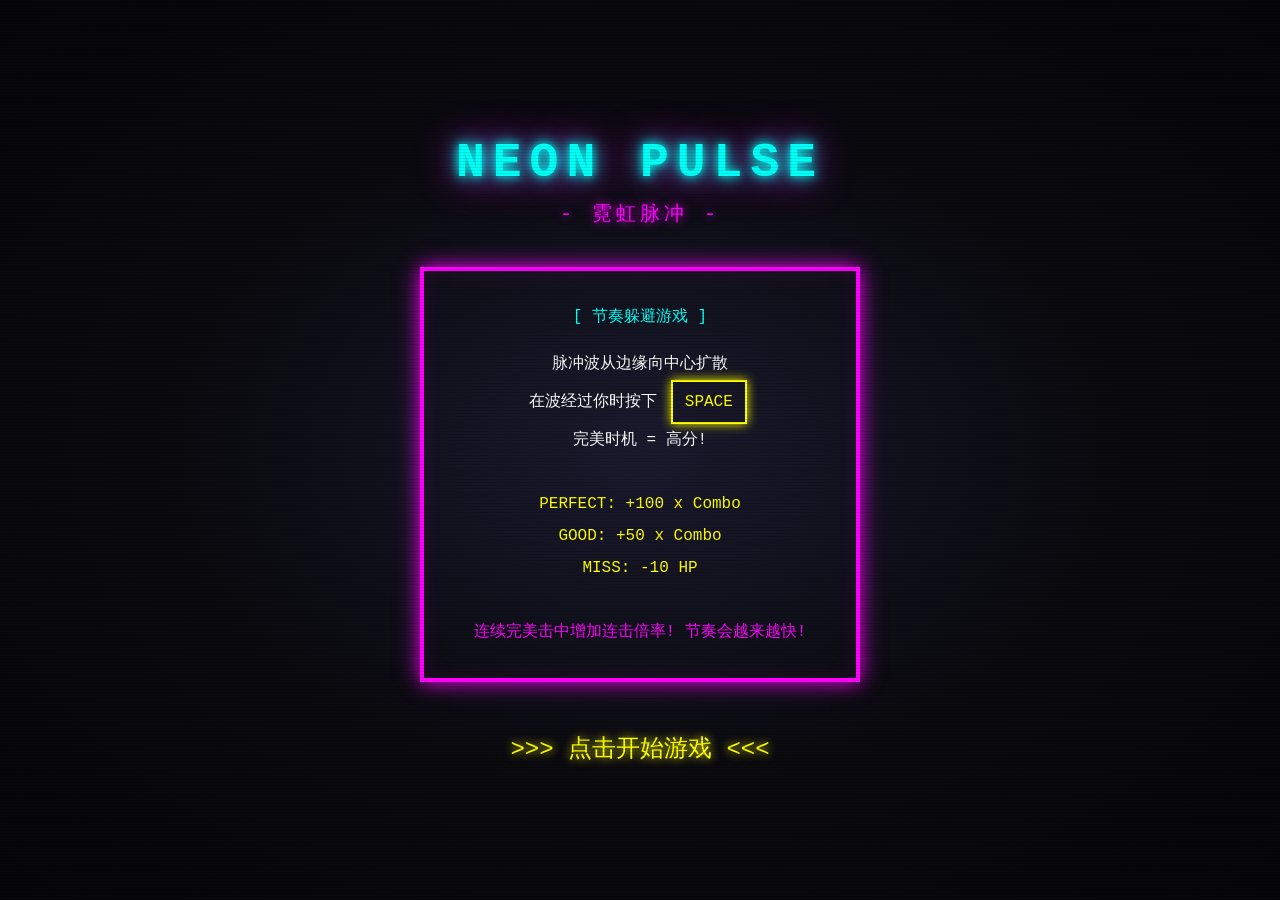
<file: neon-pulse/index.html>
<!DOCTYPE html>
<html lang="zh-CN">
<head>
    <meta charset="UTF-8">
    <meta name="viewport" content="width=device-width, initial-scale=1.0">
    <title>NEON PULSE - 霓虹脉冲</title>
    <style>
        * {
            margin: 0;
            padding: 0;
            box-sizing: border-box;
        }
        body {
            background: #0a0a0f;
            display: flex;
            justify-content: center;
            align-items: center;
            min-height: 100vh;
            font-family: 'Courier New', monospace;
            overflow: hidden;
        }
        #gameCanvas {
            border: 4px solid #00fff7;
            image-rendering: pixelated;
            box-shadow: 0 0 30px #00fff7, inset 0 0 20px rgba(0, 255, 247, 0.1);
        }
        /* CRT Scanline Effect */
        #crtOverlay {
            position: fixed;
            top: 0;
            left: 0;
            width: 100%;
            height: 100%;
            pointer-events: none;
            z-index: 100;
            background: repeating-linear-gradient(
                0deg,
                rgba(0, 0, 0, 0.1),
                rgba(0, 0, 0, 0.1) 1px,
                transparent 1px,
                transparent 3px
            );
        }
        #startScreen {
            position: absolute;
            top: 0;
            left: 0;
            width: 100%;
            height: 100%;
            background: radial-gradient(ellipse at center, #1a1a2e 0%, #0a0a0f 50%, #05050a 100%);
            display: flex;
            flex-direction: column;
            justify-content: center;
            align-items: center;
            z-index: 10;
        }
        #startScreen h1 {
            font-size: 48px;
            color: #00fff7;
            text-shadow: 0 0 10px #00fff7, 0 0 20px #00fff7, 0 0 40px #ff00ff;
            animation: neonPulse 1.5s infinite;
            text-align: center;
            margin-bottom: 10px;
            letter-spacing: 8px;
        }
        #startScreen .subtitle {
            font-size: 20px;
            color: #ff00ff;
            text-shadow: 0 0 10px #ff00ff;
            margin-bottom: 40px;
            letter-spacing: 4px;
        }
        #startScreen .instructions {
            color: #fff;
            font-size: 16px;
            text-align: center;
            line-height: 2;
            max-width: 500px;
        }
        #startScreen .instructions .key {
            display: inline-block;
            padding: 4px 12px;
            border: 2px solid #ffff00;
            color: #ffff00;
            margin: 0 4px;
            box-shadow: 0 0 10px #ffff00;
        }
        #startScreen .click-hint {
            font-size: 24px;
            color: #ffff00;
            text-shadow: 0 0 10px #ffff00;
            animation: blink 1s infinite;
            margin-top: 50px;
        }
        @keyframes neonPulse {
            0%, 100% {
                transform: scale(1);
                text-shadow: 0 0 10px #00fff7, 0 0 20px #00fff7, 0 0 40px #ff00ff;
            }
            50% {
                transform: scale(1.02);
                text-shadow: 0 0 20px #00fff7, 0 0 40px #00fff7, 0 0 60px #ff00ff, 0 0 80px #ff00ff;
            }
        }
        @keyframes blink {
            0%, 50% { opacity: 1; }
            51%, 100% { opacity: 0.3; }
        }
        .pixel-border {
            padding: 30px 50px;
            border: 4px solid #ff00ff;
            box-shadow: 0 0 20px #ff00ff, inset 0 0 20px rgba(255, 0, 255, 0.1);
        }
    </style>
</head>
<body>
    <div id="crtOverlay"></div>
    <div id="startScreen">
        <h1>NEON PULSE</h1>
        <div class="subtitle">- 霓虹脉冲 -</div>
        <div class="pixel-border">
            <div class="instructions">
                <div style="color: #00fff7; margin-bottom: 15px;">[ 节奏躲避游戏 ]</div>
                <div>脉冲波从边缘向中心扩散</div>
                <div>在波经过你时按下 <span class="key">SPACE</span></div>
                <div>完美时机 = 高分!</div>
                <br>
                <div style="color: #ffff00;">
                    PERFECT: +100 x Combo<br>
                    GOOD: +50 x Combo<br>
                    MISS: -10 HP
                </div>
                <br>
                <div style="color: #ff00ff;">
                    连续完美击中增加连击倍率!
                    节奏会越来越快!
                </div>
            </div>
        </div>
        <div class="click-hint">>>> 点击开始游戏 <<<</div>
    </div>
    <canvas id="gameCanvas"></canvas>

    <script>
        // ==================== Constants ====================
        const COLORS = {
            bg1: '#0a0a0f',
            bg2: '#1a1a2e',
            cyan: '#00fff7',
            magenta: '#ff00ff',
            yellow: '#ffff00',
            white: '#ffffff',
            perfect: '#00fff7',
            good: '#ffff00',
            miss: '#ff00ff'
        };

        const PIXEL_SIZE = 2;

        // ==================== Canvas Setup ====================
        const canvas = document.getElementById('gameCanvas');
        const ctx = canvas.getContext('2d');
        const startScreen = document.getElementById('startScreen');

        canvas.width = 800;
        canvas.height = 600;

        // ==================== Audio System ====================
        class AudioSystem {
            constructor() {
                this.ctx = null;
                this.enabled = false;
                this.masterGain = null;
                this.bgmPlaying = false;
                this.bgmTimeout = null;
                this.beatIndex = 0;
            }

            init() {
                if (this.ctx) return;
                this.ctx = new (window.AudioContext || window.webkitAudioContext)();
                this.masterGain = this.ctx.createGain();
                this.masterGain.gain.value = 0.4;
                this.masterGain.connect(this.ctx.destination);
                this.enabled = true;
            }

            playNote(freq, duration, type = 'square', volume = 0.3) {
                if (!this.enabled || !this.ctx) return;
                const osc = this.ctx.createOscillator();
                const gain = this.ctx.createGain();
                osc.type = type;
                osc.frequency.value = freq;
                gain.gain.setValueAtTime(volume, this.ctx.currentTime);
                gain.gain.exponentialRampToValueAtTime(0.01, this.ctx.currentTime + duration);
                osc.connect(gain);
                gain.connect(this.masterGain);
                osc.start();
                osc.stop(this.ctx.currentTime + duration);
            }

            // Perfect hit - bright 8bit sound
            playPerfect() {
                this.playNote(880, 0.08, 'square', 0.3);
                setTimeout(() => this.playNote(1320, 0.1, 'square', 0.25), 30);
                setTimeout(() => this.playNote(1760, 0.15, 'square', 0.2), 60);
            }

            // Good hit - medium sound
            playGood() {
                this.playNote(660, 0.1, 'square', 0.25);
                setTimeout(() => this.playNote(880, 0.12, 'square', 0.2), 40);
            }

            // Miss - low buzz
            playMiss() {
                this.playNote(110, 0.2, 'sawtooth', 0.3);
                this.playNote(80, 0.25, 'sawtooth', 0.2);
            }

            // Game over - descending scale
            playGameOver() {
                const notes = [523, 494, 440, 392, 349, 330, 294, 262, 220, 196, 165, 131];
                notes.forEach((freq, i) => {
                    setTimeout(() => this.playNote(freq, 0.2, 'sawtooth', 0.25), i * 100);
                });
            }

            // 8-bit BGM - electronic rhythm
            startBGM() {
                if (!this.enabled || !this.ctx || this.bgmPlaying) return;
                this.bgmPlaying = true;
                this.beatIndex = 0;
                this.playBGMLoop();
            }

            playBGMLoop() {
                if (!this.bgmPlaying) return;

                const bpm = 140;
                const beatDur = 60 / bpm;
                const now = this.ctx.currentTime;

                // Bass drum pattern
                const bassPattern = [1, 0, 0, 1, 0, 0, 1, 0, 0, 1, 0, 1, 0, 1, 0, 0];
                // Hi-hat pattern
                const hihatPattern = [1, 1, 1, 1, 1, 1, 1, 1, 1, 1, 1, 1, 1, 1, 1, 1];
                // Synth pattern (arpeggio)
                const synthNotes = [262, 330, 392, 523, 392, 330, 262, 330];

                for (let i = 0; i < 16; i++) {
                    const time = now + i * beatDur * 0.5;

                    // Bass drum
                    if (bassPattern[i]) {
                        const osc = this.ctx.createOscillator();
                        const gain = this.ctx.createGain();
                        osc.type = 'sine';
                        osc.frequency.setValueAtTime(150, time);
                        osc.frequency.exponentialRampToValueAtTime(50, time + 0.1);
                        gain.gain.setValueAtTime(0.3, time);
                        gain.gain.exponentialRampToValueAtTime(0.01, time + 0.15);
                        osc.connect(gain);
                        gain.connect(this.masterGain);
                        osc.start(time);
                        osc.stop(time + 0.15);
                    }

                    // Hi-hat (noise simulation)
                    if (hihatPattern[i]) {
                        const osc = this.ctx.createOscillator();
                        const gain = this.ctx.createGain();
                        osc.type = 'square';
                        osc.frequency.value = 800 + Math.random() * 200;
                        gain.gain.setValueAtTime(0.05, time);
                        gain.gain.exponentialRampToValueAtTime(0.01, time + 0.03);
                        osc.connect(gain);
                        gain.connect(this.masterGain);
                        osc.start(time);
                        osc.stop(time + 0.03);
                    }

                    // Synth arpeggio
                    if (i % 2 === 0) {
                        const noteIndex = (this.beatIndex + i / 2) % synthNotes.length;
                        const osc = this.ctx.createOscillator();
                        const gain = this.ctx.createGain();
                        osc.type = 'square';
                        osc.frequency.value = synthNotes[noteIndex];
                        gain.gain.setValueAtTime(0.08, time);
                        gain.gain.exponentialRampToValueAtTime(0.01, time + beatDur * 0.4);
                        osc.connect(gain);
                        gain.connect(this.masterGain);
                        osc.start(time);
                        osc.stop(time + beatDur * 0.5);
                    }
                }

                this.beatIndex = (this.beatIndex + 8) % synthNotes.length;
                const loopDuration = 16 * beatDur * 0.5 * 1000;
                this.bgmTimeout = setTimeout(() => this.playBGMLoop(), loopDuration);
            }

            stopBGM() {
                this.bgmPlaying = false;
                if (this.bgmTimeout) {
                    clearTimeout(this.bgmTimeout);
                    this.bgmTimeout = null;
                }
            }
        }

        // ==================== Pixel Drawing Functions ====================
        function drawPixel(ctx, x, y, color, size = PIXEL_SIZE) {
            ctx.fillStyle = color;
            ctx.fillRect(Math.floor(x), Math.floor(y), size, size);
        }

        function drawPixelRect(ctx, x, y, w, h, color) {
            ctx.fillStyle = color;
            ctx.fillRect(Math.floor(x), Math.floor(y), w, h);
        }

        // Draw player - glowing pixel point
        function drawPlayer(ctx, x, y, size, pulse) {
            const glowSize = size + Math.sin(pulse) * 3;

            // Outer glow
            ctx.fillStyle = 'rgba(0, 255, 247, 0.2)';
            ctx.fillRect(x - glowSize * 2, y - glowSize * 2, glowSize * 4, glowSize * 4);

            // Middle glow
            ctx.fillStyle = 'rgba(0, 255, 247, 0.4)';
            ctx.fillRect(x - glowSize * 1.5, y - glowSize * 1.5, glowSize * 3, glowSize * 3);

            // Inner glow
            ctx.fillStyle = 'rgba(0, 255, 247, 0.7)';
            ctx.fillRect(x - glowSize, y - glowSize, glowSize * 2, glowSize * 2);

            // Core (bright white)
            ctx.fillStyle = '#ffffff';
            ctx.fillRect(x - size / 2, y - size / 2, size, size);

            // Sparkle effect
            if (Math.random() > 0.7) {
                const sparkAngle = Math.random() * Math.PI * 2;
                const sparkDist = glowSize * 1.5 + Math.random() * glowSize;
                const sparkX = x + Math.cos(sparkAngle) * sparkDist;
                const sparkY = y + Math.sin(sparkAngle) * sparkDist;
                ctx.fillStyle = COLORS.cyan;
                ctx.fillRect(sparkX - 1, sparkY - 1, 2, 2);
            }
        }

        // Draw pulse wave - concentric pixel circle
        function drawPulseWave(ctx, centerX, centerY, radius, color, alpha) {
            const segments = Math.floor(radius * 0.5);
            const pixelSize = 4;

            ctx.save();
            ctx.globalAlpha = alpha;

            // Draw pixelated circle
            for (let i = 0; i < segments; i++) {
                const angle = (i / segments) * Math.PI * 2;
                const px = centerX + Math.cos(angle) * radius;
                const py = centerY + Math.sin(angle) * radius;

                // Glow effect
                ctx.fillStyle = color;
                ctx.fillRect(px - pixelSize / 2, py - pixelSize / 2, pixelSize, pixelSize);

                // Extra glow
                if (Math.random() > 0.8) {
                    ctx.fillStyle = '#ffffff';
                    ctx.fillRect(px - 1, py - 1, 2, 2);
                }
            }

            ctx.restore();
        }

        // Draw hit zone indicator
        function drawHitZone(ctx, x, y, radius) {
            ctx.save();
            ctx.strokeStyle = 'rgba(255, 0, 255, 0.3)';
            ctx.lineWidth = 2;
            ctx.setLineDash([5, 5]);
            ctx.beginPath();
            ctx.arc(x, y, radius, 0, Math.PI * 2);
            ctx.stroke();
            ctx.restore();
        }

        // Draw particle
        function drawParticle(ctx, x, y, size, color, alpha) {
            ctx.globalAlpha = alpha;
            ctx.fillStyle = color;
            ctx.fillRect(Math.floor(x) - size / 2, Math.floor(y) - size / 2, size, size);
            ctx.globalAlpha = 1;
        }

        // Draw background stars
        function drawBgStars(ctx, stars) {
            stars.forEach(star => {
                const twinkle = Math.sin(Date.now() / 500 + star.phase) * 0.3 + 0.7;
                ctx.fillStyle = star.color;
                ctx.globalAlpha = star.brightness * twinkle;
                ctx.fillRect(star.x, star.y, star.size, star.size);
            });
            ctx.globalAlpha = 1;
        }

        // Draw UI text in pixel style
        function drawPixelText(ctx, text, x, y, color, size = 20) {
            ctx.fillStyle = color;
            ctx.font = `bold ${size}px "Courier New", monospace`;
            ctx.textAlign = 'left';
            ctx.fillText(text, x, y);
        }

        // Draw health bar
        function drawHealthBar(ctx, x, y, width, height, health, maxHealth) {
            // Background
            ctx.fillStyle = '#333';
            ctx.fillRect(x, y, width, height);

            // Health
            const healthWidth = (health / maxHealth) * width;
            const healthColor = health > 60 ? COLORS.cyan : health > 30 ? COLORS.yellow : COLORS.magenta;
            ctx.fillStyle = healthColor;
            ctx.fillRect(x, y, healthWidth, height);

            // Border
            ctx.strokeStyle = healthColor;
            ctx.lineWidth = 2;
            ctx.strokeRect(x, y, width, height);

            // Glow
            ctx.shadowColor = healthColor;
            ctx.shadowBlur = 10;
            ctx.strokeRect(x, y, width, height);
            ctx.shadowBlur = 0;
        }

        // Draw hit feedback text
        function drawHitFeedback(ctx, text, x, y, alpha, scale, color) {
            ctx.save();
            ctx.globalAlpha = alpha;
            ctx.fillStyle = color;
            ctx.font = `bold ${24 * scale}px "Courier New", monospace`;
            ctx.textAlign = 'center';
            ctx.shadowColor = color;
            ctx.shadowBlur = 15;
            ctx.fillText(text, x, y);
            ctx.restore();
        }

        // ==================== Game State ====================
        const audio = new AudioSystem();

        let gameRunning = false;
        let score = 0;
        let combo = 0;
        let maxCombo = 0;
        let health = 100;
        const maxHealth = 100;
        let lastTime = 0;
        let gameTime = 0;

        // Player
        const player = {
            x: canvas.width / 2,
            y: canvas.height / 2,
            size: 8,
            pulse: 0
        };

        // Hit zone
        const hitZone = {
            innerRadius: 20,
            outerRadius: 50
        };

        // Waves
        let waves = [];
        let waveSpawnTimer = 0;
        let waveSpawnInterval = 2.0; // seconds
        let waveSpeed = 80; // pixels per second
        let maxWaveRadius = 0;

        // Particles
        let particles = [];

        // Hit feedback
        let hitFeedbacks = [];

        // Background stars
        let bgStars = [];

        // Key states
        let spacePressed = false;

        // ==================== Game Functions ====================
        function initBgStars() {
            bgStars = [];
            for (let i = 0; i < 100; i++) {
                bgStars.push({
                    x: Math.random() * canvas.width,
                    y: Math.random() * canvas.height,
                    size: Math.random() < 0.3 ? 2 : 1,
                    brightness: Math.random() * 0.5 + 0.3,
                    phase: Math.random() * Math.PI * 2,
                    color: Math.random() < 0.3 ? COLORS.cyan : (Math.random() < 0.3 ? COLORS.magenta : COLORS.white)
                });
            }
        }

        function spawnWave() {
            // Wave starts from edge and moves toward center
            const startRadius = Math.max(canvas.width, canvas.height) * 0.8;
            maxWaveRadius = startRadius;

            // Random color for wave
            const colors = [COLORS.cyan, COLORS.magenta, COLORS.yellow];
            const color = colors[Math.floor(Math.random() * colors.length)];

            waves.push({
                radius: startRadius,
                color: color,
                alpha: 1,
                hit: false
            });
        }

        function createParticles(x, y, color, count) {
            for (let i = 0; i < count; i++) {
                const angle = Math.random() * Math.PI * 2;
                const speed = Math.random() * 5 + 2;
                particles.push({
                    x: x,
                    y: y,
                    vx: Math.cos(angle) * speed,
                    vy: Math.sin(angle) * speed,
                    size: Math.random() * 6 + 2,
                    color: color,
                    life: 1
                });
            }
        }

        function addHitFeedback(text, color) {
            hitFeedbacks.push({
                text: text,
                x: player.x,
                y: player.y - 30,
                alpha: 1,
                scale: 1.5,
                color: color,
                vy: -2
            });
        }

        function checkHit() {
            if (waves.length === 0) return;

            // Find the closest wave that hasn't been hit
            let hitWave = null;
            let minDist = Infinity;

            for (let wave of waves) {
                if (wave.hit) continue;

                const dist = Math.abs(wave.radius - Math.sqrt(
                    Math.pow(player.x - canvas.width / 2, 2) +
                    Math.pow(player.y - canvas.height / 2, 2)
                ));

                if (dist < hitZone.outerRadius && dist < minDist) {
                    minDist = dist;
                    hitWave = wave;
                }
            }

            if (hitWave) {
                hitWave.hit = true;

                // Calculate score based on timing
                const playerDist = Math.sqrt(
                    Math.pow(player.x - canvas.width / 2, 2) +
                    Math.pow(player.y - canvas.height / 2, 2)
                );
                const timingDist = Math.abs(hitWave.radius - playerDist);

                if (timingDist < hitZone.innerRadius) {
                    // PERFECT!
                    combo++;
                    maxCombo = Math.max(maxCombo, combo);
                    const points = 100 * getComboMultiplier();
                    score += points;
                    addHitFeedback(`PERFECT! +${points}`, COLORS.perfect);
                    audio.playPerfect();
                    createParticles(player.x, player.y, COLORS.cyan, 20);
                } else {
                    // GOOD
                    combo++;
                    maxCombo = Math.max(maxCombo, combo);
                    const points = 50 * getComboMultiplier();
                    score += points;
                    addHitFeedback(`GOOD! +${points}`, COLORS.good);
                    audio.playGood();
                    createParticles(player.x, player.y, COLORS.yellow, 12);
                }
            }
        }

        function getComboMultiplier() {
            if (combo >= 20) return 4;
            if (combo >= 15) return 3;
            if (combo >= 10) return 2.5;
            if (combo >= 5) return 2;
            return 1;
        }

        function update(dt) {
            gameTime += dt;
            player.pulse += dt * 8;

            // Update difficulty
            waveSpawnInterval = Math.max(0.5, 2.0 - gameTime * 0.02);
            waveSpeed = 80 + gameTime * 2;

            // Spawn waves
            waveSpawnTimer += dt;
            if (waveSpawnTimer >= waveSpawnInterval) {
                spawnWave();
                waveSpawnTimer = 0;
            }

            // Update waves
            waves.forEach(wave => {
                wave.radius -= waveSpeed * dt;
                wave.alpha = Math.max(0.3, wave.radius / maxWaveRadius);
            });

            // Check for missed waves
            waves = waves.filter(wave => {
                // Wave passed through player zone without being hit
                if (!wave.hit && wave.radius < -20) {
                    // Missed!
                    health -= 10;
                    combo = 0;
                    addHitFeedback('MISS!', COLORS.miss);
                    audio.playMiss();
                    createParticles(player.x, player.y, COLORS.magenta, 8);
                    return false;
                }
                // Wave too small, remove
                if (wave.radius < -50) {
                    return false;
                }
                return true;
            });

            // Update particles
            particles.forEach(p => {
                p.x += p.vx;
                p.y += p.vy;
                p.life -= dt * 2;
                p.size *= 0.97;
            });
            particles = particles.filter(p => p.life > 0);

            // Update hit feedbacks
            hitFeedbacks.forEach(fb => {
                fb.y += fb.vy;
                fb.alpha -= dt * 1.5;
                fb.scale -= dt * 0.5;
            });
            hitFeedbacks = hitFeedbacks.filter(fb => fb.alpha > 0);

            // Check game over
            if (health <= 0) {
                health = 0;
                gameOver();
            }
        }

        function render() {
            // Clear with gradient background
            const gradient = ctx.createRadialGradient(
                canvas.width / 2, canvas.height / 2, 0,
                canvas.width / 2, canvas.height / 2, canvas.width
            );
            gradient.addColorStop(0, COLORS.bg2);
            gradient.addColorStop(0.5, COLORS.bg1);
            gradient.addColorStop(1, '#05050a');
            ctx.fillStyle = gradient;
            ctx.fillRect(0, 0, canvas.width, canvas.height);

            // Draw background stars
            drawBgStars(ctx, bgStars);

            // Draw hit zone
            drawHitZone(ctx, player.x, player.y, (hitZone.innerRadius + hitZone.outerRadius) / 2);

            // Draw waves
            waves.forEach(wave => {
                drawPulseWave(ctx, canvas.width / 2, canvas.height / 2, wave.radius, wave.color, wave.alpha);
            });

            // Draw particles
            particles.forEach(p => {
                drawParticle(ctx, p.x, p.y, p.size, p.color, p.life);
            });

            // Draw player
            drawPlayer(ctx, player.x, player.y, player.size, player.pulse);

            // Draw hit feedbacks
            hitFeedbacks.forEach(fb => {
                drawHitFeedback(ctx, fb.text, fb.x, fb.y, fb.alpha, Math.max(0.5, fb.scale), fb.color);
            });

            // Draw UI
            drawUI();
        }

        function drawUI() {
            // Score
            ctx.shadowColor = COLORS.cyan;
            ctx.shadowBlur = 10;
            drawPixelText(ctx, `SCORE: ${score}`, 20, 40, COLORS.cyan, 24);
            ctx.shadowBlur = 0;

            // Combo
            if (combo > 0) {
                const comboColor = combo >= 10 ? COLORS.magenta : (combo >= 5 ? COLORS.yellow : COLORS.white);
                ctx.shadowColor = comboColor;
                ctx.shadowBlur = 10;
                drawPixelText(ctx, `COMBO: ${combo}x${getComboMultiplier().toFixed(1)}`, 20, 70, comboColor, 20);
                ctx.shadowBlur = 0;
            }

            // Health bar
            drawHealthBar(ctx, 20, 85, 200, 20, health, maxHealth);
            drawPixelText(ctx, 'HP', 230, 100, COLORS.white, 14);

            // Game time
            drawPixelText(ctx, `TIME: ${gameTime.toFixed(1)}s`, canvas.width - 180, 40, COLORS.magenta, 18);

            // Difficulty indicator
            const diffLevel = Math.floor(gameTime / 30) + 1;
            drawPixelText(ctx, `LEVEL: ${diffLevel}`, canvas.width - 180, 65, COLORS.yellow, 18);

            // Game over screen
            if (!gameRunning && health <= 0) {
                ctx.fillStyle = 'rgba(0, 0, 0, 0.85)';
                ctx.fillRect(0, 0, canvas.width, canvas.height);

                // Glitch effect
                const glitchOffset = Math.sin(Date.now() / 50) * 3;

                ctx.shadowColor = COLORS.magenta;
                ctx.shadowBlur = 20;
                ctx.fillStyle = COLORS.miss;
                ctx.font = 'bold 56px "Courier New", monospace';
                ctx.textAlign = 'center';
                ctx.fillText('GAME OVER', canvas.width / 2 + glitchOffset, canvas.height / 2 - 60);

                ctx.shadowColor = COLORS.cyan;
                ctx.fillStyle = COLORS.cyan;
                ctx.font = 'bold 28px "Courier New", monospace';
                ctx.fillText(`SCORE: ${score}`, canvas.width / 2, canvas.height / 2);

                ctx.shadowBlur = 0;
                ctx.fillStyle = COLORS.yellow;
                ctx.font = '22px "Courier New", monospace';
                ctx.fillText(`MAX COMBO: ${maxCombo}`, canvas.width / 2, canvas.height / 2 + 40);

                ctx.fillStyle = COLORS.white;
                ctx.font = '18px "Courier New", monospace';
                ctx.fillText('Click to restart', canvas.width / 2, canvas.height / 2 + 100);
            }
        }

        function gameLoop(timestamp) {
            if (!gameRunning) return;

            const dt = Math.min((timestamp - lastTime) / 1000, 0.1);
            lastTime = timestamp;

            update(dt);
            render();

            requestAnimationFrame(gameLoop);
        }

        function startGame() {
            audio.init();
            audio.startBGM();
            startScreen.style.display = 'none';
            gameRunning = true;

            // Reset state
            score = 0;
            combo = 0;
            maxCombo = 0;
            health = 100;
            gameTime = 0;
            waves = [];
            particles = [];
            hitFeedbacks = [];
            waveSpawnTimer = 0;
            waveSpawnInterval = 2.0;
            waveSpeed = 80;

            initBgStars();

            lastTime = performance.now();
            requestAnimationFrame(gameLoop);
        }

        function gameOver() {
            gameRunning = false;
            audio.stopBGM();
            audio.playGameOver();
        }

        function resetGame() {
            audio.startBGM();
            gameRunning = true;

            score = 0;
            combo = 0;
            maxCombo = 0;
            health = 100;
            gameTime = 0;
            waves = [];
            particles = [];
            hitFeedbacks = [];
            waveSpawnTimer = 0;
            waveSpawnInterval = 2.0;
            waveSpeed = 80;

            lastTime = performance.now();
            requestAnimationFrame(gameLoop);
        }

        // ==================== Event Listeners ====================
        startScreen.addEventListener('click', () => {
            if (!gameRunning) startGame();
        });

        canvas.addEventListener('click', () => {
            if (!gameRunning && health <= 0) {
                resetGame();
            }
        });

        document.addEventListener('keydown', (e) => {
            if (e.code === 'Space') {
                e.preventDefault();
                if (!spacePressed && gameRunning) {
                    spacePressed = true;
                    checkHit();
                }
            }
        });

        document.addEventListener('keyup', (e) => {
            if (e.code === 'Space') {
                spacePressed = false;
            }
        });

        // Initialize
        initBgStars();
    </script>
</body>
</html>
</file>
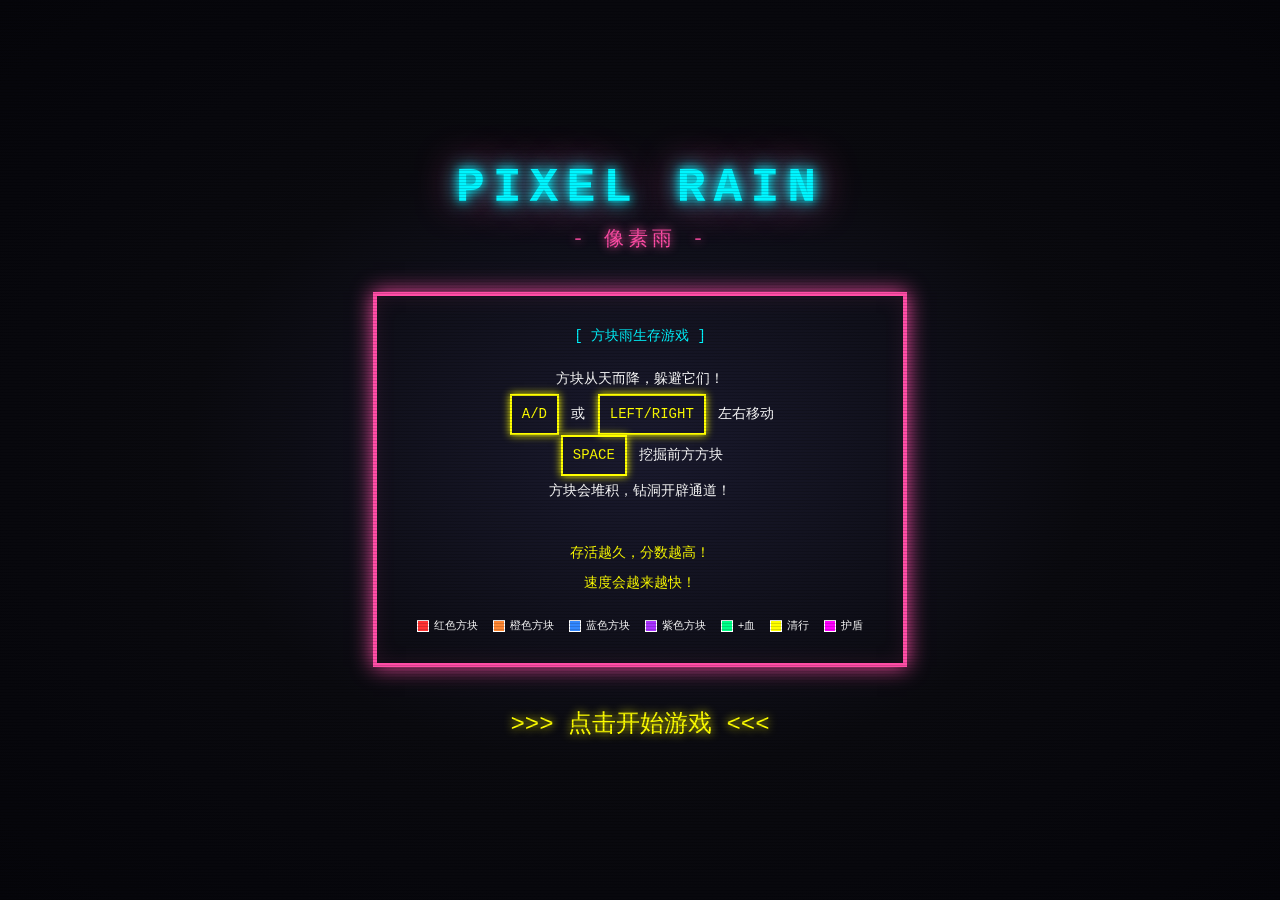
<file: pixel-rain/index.html>
<!DOCTYPE html>
<html lang="zh-CN">
<head>
    <meta charset="UTF-8">
    <meta name="viewport" content="width=device-width, initial-scale=1.0, user-scalable=no">
    <title>PIXEL RAIN - 像素雨</title>
    <style>
        * {
            margin: 0;
            padding: 0;
            box-sizing: border-box;
        }
        body {
            background: #0a0a0f;
            display: flex;
            justify-content: center;
            align-items: center;
            min-height: 100vh;
            font-family: 'Courier New', monospace;
            overflow: hidden;
        }
        #gameCanvas {
            border: 4px solid #00f5ff;
            image-rendering: pixelated;
            box-shadow: 0 0 30px #00f5ff, inset 0 0 20px rgba(0, 245, 255, 0.1);
        }
        /* CRT Scanline Effect */
        #crtOverlay {
            position: fixed;
            top: 0;
            left: 0;
            width: 100%;
            height: 100%;
            pointer-events: none;
            z-index: 100;
            background: repeating-linear-gradient(
                0deg,
                rgba(0, 0, 0, 0.15),
                rgba(0, 0, 0, 0.15) 1px,
                transparent 1px,
                transparent 3px
            );
        }
        #startScreen {
            position: absolute;
            top: 0;
            left: 0;
            width: 100%;
            height: 100%;
            background: radial-gradient(ellipse at center, #1a1a2e 0%, #0a0a0f 50%, #05050a 100%);
            display: flex;
            flex-direction: column;
            justify-content: center;
            align-items: center;
            z-index: 10;
        }
        #startScreen h1 {
            font-size: 48px;
            color: #00f5ff;
            text-shadow: 0 0 10px #00f5ff, 0 0 20px #00f5ff, 0 0 40px #ff4da6;
            animation: neonPulse 1.5s infinite;
            text-align: center;
            margin-bottom: 10px;
            letter-spacing: 8px;
        }
        #startScreen .subtitle {
            font-size: 20px;
            color: #ff4da6;
            text-shadow: 0 0 10px #ff4da6;
            margin-bottom: 40px;
            letter-spacing: 4px;
        }
        #startScreen .instructions {
            color: #fff;
            font-size: 14px;
            text-align: center;
            line-height: 2.2;
            max-width: 500px;
        }
        #startScreen .instructions .key {
            display: inline-block;
            padding: 3px 10px;
            border: 2px solid #ffff00;
            color: #ffff00;
            margin: 0 4px;
            box-shadow: 0 0 8px #ffff00;
        }
        #startScreen .click-hint {
            font-size: 24px;
            color: #ffff00;
            text-shadow: 0 0 10px #ffff00;
            animation: blink 1s infinite;
            margin-top: 40px;
        }
        @keyframes neonPulse {
            0%, 100% {
                transform: scale(1);
                text-shadow: 0 0 10px #00f5ff, 0 0 20px #00f5ff, 0 0 40px #ff4da6;
            }
            50% {
                transform: scale(1.02);
                text-shadow: 0 0 20px #00f5ff, 0 0 40px #00f5ff, 0 0 60px #ff4da6, 0 0 80px #ff4da6;
            }
        }
        @keyframes blink {
            0%, 50% { opacity: 1; }
            51%, 100% { opacity: 0.3; }
        }
        .pixel-border {
            padding: 25px 40px;
            border: 4px solid #ff4da6;
            box-shadow: 0 0 20px #ff4da6, inset 0 0 20px rgba(255, 77, 166, 0.1);
        }
        .legend {
            display: flex;
            justify-content: center;
            gap: 15px;
            margin-top: 15px;
            flex-wrap: wrap;
        }
        .legend-item {
            display: flex;
            align-items: center;
            gap: 5px;
            font-size: 11px;
        }
        .legend-color {
            width: 12px;
            height: 12px;
            border: 1px solid #fff;
        }
    </style>
</head>
<body>
    <div id="crtOverlay"></div>
    <div id="startScreen">
        <h1>PIXEL RAIN</h1>
        <div class="subtitle">- 像素雨 -</div>
        <div class="pixel-border">
            <div class="instructions">
                <div style="color: #00f5ff; margin-bottom: 12px;">[ 方块雨生存游戏 ]</div>
                <div>方块从天而降，躲避它们！</div>
                <div><span class="key">A/D</span> 或 <span class="key">LEFT/RIGHT</span> 左右移动</div>
                <div><span class="key">SPACE</span> 挖掘前方方块</div>
                <div>方块会堆积，钻洞开辟通道！</div>
                <br>
                <div style="color: #ffff00;">
                    存活越久，分数越高！<br>
                    速度会越来越快！
                </div>
                <div class="legend">
                    <div class="legend-item"><div class="legend-color" style="background: #ff3333;"></div> 红色方块</div>
                    <div class="legend-item"><div class="legend-color" style="background: #ff8833;"></div> 橙色方块</div>
                    <div class="legend-item"><div class="legend-color" style="background: #3388ff;"></div> 蓝色方块</div>
                    <div class="legend-item"><div class="legend-color" style="background: #aa33ff;"></div> 紫色方块</div>
                    <div class="legend-item"><div class="legend-color" style="background: #00ff88;"></div> +血</div>
                    <div class="legend-item"><div class="legend-color" style="background: #ffff00;"></div> 清行</div>
                    <div class="legend-item"><div class="legend-color" style="background: #ff00ff;"></div> 护盾</div>
                </div>
            </div>
        </div>
        <div class="click-hint">>>> 点击开始游戏 <<<</div>
    </div>
    <canvas id="gameCanvas"></canvas>

    <script>
        // ==================== Constants ====================
        const COLORS = {
            bg1: '#0a0a0f',
            bg2: '#1a1a2e',
            cyan: '#00f5ff',
            magenta: '#ff4da6',
            yellow: '#ffff00',
            green: '#00ff88',
            white: '#ffffff',
            red: '#ff3333',
            orange: '#ff8833',
            blue: '#3388ff',
            purple: '#aa33ff'
        };

        const CANVAS_WIDTH = 800;
        const CANVAS_HEIGHT = 600;
        const GRID_SIZE = 20;
        const COLS = Math.floor(CANVAS_WIDTH / GRID_SIZE);
        const ROWS = Math.floor(CANVAS_HEIGHT / GRID_SIZE);
        const PLAYER_ROW = ROWS - 2;

        // ==================== Canvas Setup ====================
        const canvas = document.getElementById('gameCanvas');
        const ctx = canvas.getContext('2d');
        const startScreen = document.getElementById('startScreen');

        canvas.width = CANVAS_WIDTH;
        canvas.height = CANVAS_HEIGHT;

        // ==================== Audio System ====================
        class AudioSystem {
            constructor() {
                this.ctx = null;
                this.enabled = false;
                this.masterGain = null;
                this.bgmPlaying = false;
                this.bgmTimeout = null;
            }

            init() {
                if (this.ctx) return;
                this.ctx = new (window.AudioContext || window.webkitAudioContext)();
                this.masterGain = this.ctx.createGain();
                this.masterGain.gain.value = 0.4;
                this.masterGain.connect(this.ctx.destination);
                this.enabled = true;
            }

            playNote(freq, duration, type = 'square', volume = 0.25) {
                if (!this.enabled || !this.ctx) return;
                const osc = this.ctx.createOscillator();
                const gain = this.ctx.createGain();
                osc.type = type;
                osc.frequency.value = freq;
                gain.gain.setValueAtTime(volume, this.ctx.currentTime);
                gain.gain.exponentialRampToValueAtTime(0.01, this.ctx.currentTime + duration);
                osc.connect(gain);
                gain.connect(this.masterGain);
                osc.start();
                osc.stop(this.ctx.currentTime + duration);
            }

            // Block land - deep thud
            playLand() {
                this.playNote(80, 0.15, 'sine', 0.3);
                this.playNote(60, 0.2, 'triangle', 0.2);
            }

            // Dig block - crack sound
            playDig() {
                this.playNote(200, 0.05, 'square', 0.2);
                this.playNote(300, 0.05, 'square', 0.15);
                this.playNote(400, 0.08, 'square', 0.1);
            }

            // Collect special - rising arpeggio
            playCollect() {
                this.playNote(440, 0.08, 'square', 0.2);
                setTimeout(() => this.playNote(660, 0.08, 'square', 0.18), 40);
                setTimeout(() => this.playNote(880, 0.12, 'square', 0.15), 80);
                setTimeout(() => this.playNote(1100, 0.15, 'square', 0.12), 120);
            }

            // Get hit - low painful sound
            playHit() {
                this.playNote(150, 0.15, 'sawtooth', 0.3);
                this.playNote(100, 0.2, 'sawtooth', 0.25);
                setTimeout(() => this.playNote(80, 0.25, 'sawtooth', 0.2), 80);
            }

            // Shield activate
            playShield() {
                this.playNote(523, 0.1, 'sine', 0.2);
                this.playNote(659, 0.1, 'sine', 0.18);
                this.playNote(784, 0.15, 'sine', 0.15);
            }

            // Clear row
            playClearRow() {
                const notes = [523, 659, 784, 1047];
                notes.forEach((freq, i) => {
                    setTimeout(() => this.playNote(freq, 0.1, 'square', 0.15), i * 50);
                });
            }

            // Game over - collapse sound
            playGameOver() {
                const notes = [392, 349, 330, 294, 262, 220, 196, 165, 131, 98];
                notes.forEach((freq, i) => {
                    setTimeout(() => this.playNote(freq, 0.2, 'sawtooth', 0.2), i * 100);
                });
            }

            // 8-bit intense BGM
            startBGM() {
                if (!this.enabled || !this.ctx || this.bgmPlaying) return;
                this.bgmPlaying = true;
                this.playBGMLoop();
            }

            playBGMLoop() {
                if (!this.bgmPlaying) return;

                const bpm = 140;
                const beatDur = 60 / bpm;
                const now = this.ctx.currentTime;

                // Bass pattern - driving beat
                const bassPattern = [1, 0, 0, 1, 0, 0, 1, 0, 0, 1, 0, 1, 0, 1, 0, 0];
                // Kick pattern
                const kickPattern = [1, 0, 1, 0, 1, 0, 1, 0, 1, 0, 1, 0, 1, 0, 1, 0];
                // Melody notes
                const melodyNotes = [165, 196, 220, 262, 247, 220, 196, 165];

                for (let i = 0; i < 16; i++) {
                    const time = now + i * beatDur * 0.5;

                    // Bass
                    if (bassPattern[i]) {
                        const osc = this.ctx.createOscillator();
                        const gain = this.ctx.createGain();
                        osc.type = 'triangle';
                        osc.frequency.setValueAtTime(82, time);
                        gain.gain.setValueAtTime(0.15, time);
                        gain.gain.exponentialRampToValueAtTime(0.01, time + 0.2);
                        osc.connect(gain);
                        gain.connect(this.masterGain);
                        osc.start(time);
                        osc.stop(time + 0.2);
                    }

                    // Kick
                    if (kickPattern[i]) {
                        const osc = this.ctx.createOscillator();
                        const gain = this.ctx.createGain();
                        osc.type = 'sine';
                        osc.frequency.setValueAtTime(150, time);
                        osc.frequency.exponentialRampToValueAtTime(50, time + 0.1);
                        gain.gain.setValueAtTime(0.25, time);
                        gain.gain.exponentialRampToValueAtTime(0.01, time + 0.12);
                        osc.connect(gain);
                        gain.connect(this.masterGain);
                        osc.start(time);
                        osc.stop(time + 0.12);
                    }

                    // Hi-hat
                    const osc = this.ctx.createOscillator();
                    const gain = this.ctx.createGain();
                    osc.type = 'square';
                    osc.frequency.value = 800 + Math.random() * 200;
                    gain.gain.setValueAtTime(0.04, time);
                    gain.gain.exponentialRampToValueAtTime(0.01, time + 0.03);
                    osc.connect(gain);
                    gain.connect(this.masterGain);
                    osc.start(time);
                    osc.stop(time + 0.03);

                    // Melody (every 2 beats)
                    if (i % 2 === 0) {
                        const noteIdx = Math.floor((i / 2 + Date.now() / 500) % melodyNotes.length);
                        const osc = this.ctx.createOscillator();
                        const gain = this.ctx.createGain();
                        osc.type = 'square';
                        osc.frequency.value = melodyNotes[noteIdx] * 2;
                        gain.gain.setValueAtTime(0.06, time);
                        gain.gain.exponentialRampToValueAtTime(0.01, time + beatDur * 0.4);
                        osc.connect(gain);
                        gain.connect(this.masterGain);
                        osc.start(time);
                        osc.stop(time + beatDur * 0.5);
                    }
                }

                const loopDuration = 16 * beatDur * 0.5 * 1000;
                this.bgmTimeout = setTimeout(() => this.playBGMLoop(), loopDuration);
            }

            stopBGM() {
                this.bgmPlaying = false;
                if (this.bgmTimeout) {
                    clearTimeout(this.bgmTimeout);
                    this.bgmTimeout = null;
                }
            }
        }

        // ==================== Game State ====================
        const audio = new AudioSystem();

        let gameRunning = false;
        let score = 0;
        let health = 100;
        const maxHealth = 100;
        let survivalTime = 0;
        let lastTime = 0;
        let shieldActive = false;
        let shieldTimer = 0;
        let digCooldown = 0;

        // Grid: stores block data
        // Each cell: null (empty) or { color, type }
        let grid = [];

        // Player
        const player = {
            col: Math.floor(COLS / 2),
            row: PLAYER_ROW,
            width: 1,
            height: 2,
            moving: 0, // -1 left, 0 none, 1 right
            digging: false,
            digTarget: null,
            invincible: false,
            invincibleTimer: 0
        };

        // Falling blocks
        let fallingBlocks = [];

        // Particles
        let particles = [];

        // Rain drops (background)
        let rainDrops = [];

        // Block spawn timer
        let blockSpawnTimer = 0;
        let blockSpawnInterval = 0.8;
        let blockFallSpeed = 1;

        // Block types
        const BLOCK_TYPES = {
            NORMAL: 'normal',
            HEAL: 'heal',
            CLEAR_ROW: 'clearRow',
            SHIELD: 'shield'
        };

        const BLOCK_COLORS = [
            { color: COLORS.red, dark: '#aa2222' },
            { color: COLORS.orange, dark: '#aa6622' },
            { color: COLORS.blue, dark: '#2266aa' },
            { color: COLORS.purple, dark: '#7722aa' }
        ];

        // ==================== Game Functions ====================
        function initGrid() {
            grid = [];
            for (let r = 0; r < ROWS; r++) {
                grid[r] = [];
                for (let c = 0; c < COLS; c++) {
                    grid[r][c] = null;
                }
            }
        }

        function initRainDrops() {
            rainDrops = [];
            for (let i = 0; i < 100; i++) {
                rainDrops.push({
                    x: Math.random() * CANVAS_WIDTH,
                    y: Math.random() * CANVAS_HEIGHT,
                    speed: 100 + Math.random() * 150,
                    length: 5 + Math.random() * 10,
                    alpha: 0.1 + Math.random() * 0.2
                });
            }
        }

        function spawnBlock() {
            const col = Math.floor(Math.random() * COLS);

            // Determine block type
            const rand = Math.random();
            let type, colorData;

            if (rand < 0.05) { // 5% heal
                type = BLOCK_TYPES.HEAL;
                colorData = { color: COLORS.green, dark: '#00aa55' };
            } else if (rand < 0.08) { // 3% clear row
                type = BLOCK_TYPES.CLEAR_ROW;
                colorData = { color: COLORS.yellow, dark: '#aaaa00' };
            } else if (rand < 0.11) { // 3% shield
                type = BLOCK_TYPES.SHIELD;
                colorData = { color: '#ff00ff', dark: '#aa00aa' };
            } else {
                type = BLOCK_TYPES.NORMAL;
                colorData = BLOCK_COLORS[Math.floor(Math.random() * BLOCK_COLORS.length)];
            }

            fallingBlocks.push({
                col: col,
                y: -GRID_SIZE,
                type: type,
                color: colorData.color,
                darkColor: colorData.dark,
                speed: 150 + blockFallSpeed * 20
            });
        }

        function createParticles(x, y, color, count) {
            for (let i = 0; i < count; i++) {
                const angle = Math.random() * Math.PI * 2;
                const speed = 50 + Math.random() * 100;
                particles.push({
                    x: x + Math.random() * GRID_SIZE,
                    y: y + Math.random() * GRID_SIZE,
                    vx: Math.cos(angle) * speed,
                    vy: Math.sin(angle) * speed - 50,
                    size: 2 + Math.random() * 4,
                    color: color,
                    life: 0.5 + Math.random() * 0.5
                });
            }
        }

        function digBlock() {
            if (digCooldown > 0) return;

            // Find block in front of player
            let digCol = player.col;
            let digRow = player.row;

            // Check the block at player level and one above
            for (let r = digRow; r >= digRow - 1; r--) {
                if (r >= 0 && r < ROWS && grid[r] && grid[r][digCol]) {
                    // Dig this block
                    const block = grid[r][digCol];
                    createParticles(digCol * GRID_SIZE, r * GRID_SIZE, block.color, 10);
                    grid[r][digCol] = null;
                    audio.playDig();
                    digCooldown = 0.3;

                    // Apply special effects
                    if (block.type === BLOCK_TYPES.HEAL) {
                        health = Math.min(maxHealth, health + 20);
                        audio.playCollect();
                    } else if (block.type === BLOCK_TYPES.CLEAR_ROW) {
                        clearRow(r);
                        audio.playClearRow();
                    } else if (block.type === BLOCK_TYPES.SHIELD) {
                        shieldActive = true;
                        shieldTimer = 5;
                        audio.playShield();
                    }

                    return;
                }
            }
        }

        function clearRow(row) {
            if (row < 0 || row >= ROWS) return;
            for (let c = 0; c < COLS; c++) {
                if (grid[row][c]) {
                    createParticles(c * GRID_SIZE, row * GRID_SIZE, grid[row][c].color, 5);
                    grid[row][c] = null;
                }
            }
        }

        function applyGravity() {
            // Make blocks fall to fill gaps
            for (let c = 0; c < COLS; c++) {
                let writeRow = ROWS - 1;
                for (let r = ROWS - 1; r >= 0; r--) {
                    if (grid[r][c]) {
                        if (r !== writeRow) {
                            grid[writeRow][c] = grid[r][c];
                            grid[r][c] = null;
                        }
                        writeRow--;
                    }
                }
            }
        }

        function checkPlayerCollision() {
            if (player.invincible) return false;

            // Check if any block overlaps with player
            for (let r = player.row; r < player.row + player.height; r++) {
                if (r < 0 || r >= ROWS) continue;
                if (grid[r] && grid[r][player.col]) {
                    return true;
                }
            }
            return false;
        }

        function findPlayerRow() {
            // Find highest row player can stand on
            for (let r = player.row; r < ROWS; r++) {
                if (grid[r] && grid[r][player.col]) {
                    return r - 1;
                }
            }
            return ROWS - 1;
        }

        function isPlayerBlocked() {
            // Check if player is trapped (block above)
            const checkRow = player.row - 1;
            if (checkRow >= 0 && grid[checkRow] && grid[checkRow][player.col]) {
                return true;
            }
            return false;
        }

        function update(dt) {
            survivalTime += dt;

            // Increase difficulty
            blockFallSpeed = 1 + survivalTime * 0.05;
            blockSpawnInterval = Math.max(0.3, 0.8 - survivalTime * 0.01);

            // Update shield
            if (shieldActive) {
                shieldTimer -= dt;
                if (shieldTimer <= 0) {
                    shieldActive = false;
                }
            }

            // Update invincibility
            if (player.invincible) {
                player.invincibleTimer -= dt;
                if (player.invincibleTimer <= 0) {
                    player.invincible = false;
                }
            }

            // Update dig cooldown
            if (digCooldown > 0) {
                digCooldown -= dt;
            }

            // Player movement
            if (player.moving !== 0) {
                const newCol = player.col + player.moving;
                if (newCol >= 0 && newCol < COLS) {
                    // Check if blocked by existing block
                    let canMove = true;
                    for (let r = player.row; r < player.row + player.height; r++) {
                        if (r >= 0 && r < ROWS && grid[r] && grid[r][newCol]) {
                            canMove = false;
                            break;
                        }
                    }
                    if (canMove) {
                        player.col = newCol;
                    }
                }
            }

            // Digging
            if (player.digging) {
                digBlock();
            }

            // Spawn blocks
            blockSpawnTimer += dt;
            if (blockSpawnTimer >= blockSpawnInterval) {
                spawnBlock();
                blockSpawnTimer = 0;
            }

            // Update falling blocks
            fallingBlocks.forEach(block => {
                block.y += block.speed * dt;
            });

            // Check if falling blocks land
            fallingBlocks = fallingBlocks.filter(block => {
                const targetRow = Math.floor(block.y / GRID_SIZE);

                // Check if block reached grid
                if (targetRow >= ROWS - 1) {
                    // Hit bottom
                    const row = ROWS - 1;
                    if (!grid[row][block.col]) {
                        grid[row][block.col] = {
                            color: block.color,
                            darkColor: block.darkColor,
                            type: block.type
                        };
                        audio.playLand();
                    }
                    return false;
                }

                // Check collision with existing blocks
                for (let r = ROWS - 1; r >= targetRow; r--) {
                    if (grid[r][block.col]) {
                        // Land on top of this block
                        const landRow = r - 1;
                        if (landRow >= 0 && !grid[landRow][block.col]) {
                            grid[landRow][block.col] = {
                                color: block.color,
                                darkColor: block.darkColor,
                                type: block.type
                            };
                            audio.playLand();

                            // Check if it hit player
                            if (landRow >= player.row && landRow < player.row + player.height &&
                                block.col === player.col) {
                                if (!shieldActive && !player.invincible) {
                                    health -= 15;
                                    audio.playHit();
                                    player.invincible = true;
                                    player.invincibleTimer = 1;
                                    createParticles(player.col * GRID_SIZE, player.row * GRID_SIZE, COLORS.red, 15);
                                }
                            }
                        }
                        return false;
                    }
                }

                // Still falling
                if (block.y > CANVAS_HEIGHT) {
                    return false;
                }
                return true;
            });

            // Check if player is being crushed
            if (checkPlayerCollision() && !shieldActive) {
                health -= 20 * dt;
                if (!player.invincible) {
                    audio.playHit();
                    player.invincible = true;
                    player.invincibleTimer = 0.5;
                }
            }

            // Apply gravity
            applyGravity();

            // Update player position (fall if no ground)
            let groundRow = findPlayerRow();
            if (player.row < groundRow) {
                player.row = Math.min(player.row + 1, groundRow);
            } else if (player.row > groundRow) {
                player.row = groundRow;
            }

            // Update rain drops
            rainDrops.forEach(drop => {
                drop.y += drop.speed * dt;
                if (drop.y > CANVAS_HEIGHT) {
                    drop.y = -drop.length;
                    drop.x = Math.random() * CANVAS_WIDTH;
                }
            });

            // Update particles
            particles.forEach(p => {
                p.x += p.vx * dt;
                p.y += p.vy * dt;
                p.vy += 200 * dt; // gravity
                p.life -= dt;
            });
            particles = particles.filter(p => p.life > 0);

            // Score
            score += dt * 10 * (1 + survivalTime * 0.1);

            // Check game over
            if (health <= 0) {
                health = 0;
                gameOver();
            }
        }

        function render() {
            // Clear background
            ctx.fillStyle = COLORS.bg1;
            ctx.fillRect(0, 0, CANVAS_WIDTH, CANVAS_HEIGHT);

            // Draw rain drops (background effect)
            ctx.strokeStyle = COLORS.cyan;
            rainDrops.forEach(drop => {
                ctx.globalAlpha = drop.alpha;
                ctx.beginPath();
                ctx.moveTo(drop.x, drop.y);
                ctx.lineTo(drop.x, drop.y + drop.length);
                ctx.stroke();
            });
            ctx.globalAlpha = 1;

            // Draw grid blocks
            for (let r = 0; r < ROWS; r++) {
                for (let c = 0; c < COLS; c++) {
                    if (grid[r][c]) {
                        drawBlock(c * GRID_SIZE, r * GRID_SIZE, grid[r][c]);
                    }
                }
            }

            // Draw falling blocks
            fallingBlocks.forEach(block => {
                drawBlock(block.col * GRID_SIZE, block.y, block, true);
            });

            // Draw particles
            particles.forEach(p => {
                ctx.globalAlpha = p.life;
                ctx.fillStyle = p.color;
                ctx.fillRect(Math.floor(p.x), Math.floor(p.y), p.size, p.size);
            });
            ctx.globalAlpha = 1;

            // Draw player
            drawPlayer();

            // Draw UI
            drawUI();

            // Game over screen
            if (!gameRunning && health <= 0) {
                ctx.fillStyle = 'rgba(0, 0, 0, 0.85)';
                ctx.fillRect(0, 0, CANVAS_WIDTH, CANVAS_HEIGHT);

                const glitchOffset = Math.sin(Date.now() / 50) * 3;

                ctx.shadowColor = COLORS.red;
                ctx.shadowBlur = 20;
                ctx.fillStyle = COLORS.red;
                ctx.font = 'bold 52px "Courier New", monospace';
                ctx.textAlign = 'center';
                ctx.fillText('GAME OVER', CANVAS_WIDTH / 2 + glitchOffset, CANVAS_HEIGHT / 2 - 60);

                ctx.shadowColor = COLORS.cyan;
                ctx.fillStyle = COLORS.cyan;
                ctx.font = 'bold 28px "Courier New", monospace';
                ctx.fillText(`SCORE: ${Math.floor(score)}`, CANVAS_WIDTH / 2, CANVAS_HEIGHT / 2);

                ctx.shadowBlur = 0;
                ctx.fillStyle = COLORS.magenta;
                ctx.font = '22px "Courier New", monospace';
                ctx.fillText(`SURVIVED: ${survivalTime.toFixed(1)}s`, CANVAS_WIDTH / 2, CANVAS_HEIGHT / 2 + 40);

                ctx.fillStyle = COLORS.white;
                ctx.font = '18px "Courier New", monospace';
                ctx.fillText('Click to restart', CANVAS_WIDTH / 2, CANVAS_HEIGHT / 2 + 100);
            }
        }

        function drawBlock(x, y, block, falling = false) {
            const size = GRID_SIZE;
            const px = Math.floor(x);
            const py = Math.floor(y);

            // Special block glow effect
            if (block.type !== BLOCK_TYPES.NORMAL) {
                const glowIntensity = 0.3 + Math.sin(Date.now() / 100) * 0.2;
                ctx.fillStyle = block.color;
                ctx.globalAlpha = glowIntensity;
                ctx.fillRect(px - 4, py - 4, size + 8, size + 8);
                ctx.globalAlpha = 1;
            }

            // Block body
            ctx.fillStyle = block.color;
            ctx.fillRect(px, py, size, size);

            // Dark edge (pixel style)
            ctx.fillStyle = block.darkColor;
            ctx.fillRect(px, py + size - 4, size, 4); // bottom
            ctx.fillRect(px + size - 4, py, 4, size); // right

            // Highlight
            ctx.fillStyle = 'rgba(255,255,255,0.3)';
            ctx.fillRect(px, py, size, 3);
            ctx.fillRect(px, py, 3, size);

            // Pixel detail
            ctx.fillStyle = 'rgba(255,255,255,0.15)';
            ctx.fillRect(px + 4, py + 4, 4, 4);
            ctx.fillRect(px + 12, py + 8, 4, 4);

            // Falling effect
            if (falling) {
                ctx.fillStyle = 'rgba(255,255,255,0.1)';
                ctx.fillRect(px, py - 10, size, 10);
            }
        }

        function drawPlayer() {
            const px = player.col * GRID_SIZE;
            const py = player.row * GRID_SIZE;

            // Shield effect
            if (shieldActive) {
                const pulseSize = Math.sin(Date.now() / 100) * 5;
                ctx.fillStyle = 'rgba(255, 0, 255, 0.3)';
                ctx.fillRect(px - 8 - pulseSize, py - 8 - pulseSize, GRID_SIZE + 16 + pulseSize * 2, GRID_SIZE * 2 + 16 + pulseSize * 2);
                ctx.strokeStyle = '#ff00ff';
                ctx.lineWidth = 2;
                ctx.strokeRect(px - 4, py - 4, GRID_SIZE + 8, GRID_SIZE * 2 + 8);
            }

            // Invincibility blink
            if (player.invincible && Math.floor(Date.now() / 100) % 2 === 0) {
                return;
            }

            // Player body (pixel person - 2 blocks tall)
            // Head
            ctx.fillStyle = COLORS.cyan;
            ctx.shadowColor = COLORS.cyan;
            ctx.shadowBlur = 10;
            ctx.fillRect(px + 4, py, GRID_SIZE - 8, GRID_SIZE - 4);

            // Eyes
            ctx.fillStyle = '#fff';
            ctx.fillRect(px + 6, py + 4, 3, 3);
            ctx.fillRect(px + 11, py + 4, 3, 3);

            // Body
            ctx.fillStyle = COLORS.cyan;
            ctx.fillRect(px + 2, py + GRID_SIZE, GRID_SIZE - 4, GRID_SIZE);

            // Arms
            ctx.fillRect(px - 2, py + GRID_SIZE + 2, 4, GRID_SIZE - 4);
            ctx.fillRect(px + GRID_SIZE - 2, py + GRID_SIZE + 2, 4, GRID_SIZE - 4);

            // Legs
            ctx.fillRect(px + 4, py + GRID_SIZE * 2 - 6, 4, 6);
            ctx.fillRect(px + GRID_SIZE - 8, py + GRID_SIZE * 2 - 6, 4, 6);

            ctx.shadowBlur = 0;

            // Glow effect
            ctx.fillStyle = 'rgba(0, 245, 255, 0.2)';
            ctx.fillRect(px - 4, py - 4, GRID_SIZE + 8, GRID_SIZE * 2 + 8);
        }

        function drawUI() {
            // Score
            ctx.shadowColor = COLORS.cyan;
            ctx.shadowBlur = 10;
            ctx.fillStyle = COLORS.cyan;
            ctx.font = 'bold 24px "Courier New", monospace';
            ctx.textAlign = 'left';
            ctx.fillText(`SCORE: ${Math.floor(score)}`, 20, 35);
            ctx.shadowBlur = 0;

            // Time
            ctx.fillStyle = COLORS.magenta;
            ctx.font = 'bold 18px "Courier New", monospace';
            ctx.fillText(`TIME: ${survivalTime.toFixed(1)}s`, 20, 60);

            // Health bar
            const barWidth = 200;
            const barHeight = 20;
            const barX = 20;
            const barY = 75;

            // Background
            ctx.fillStyle = '#222';
            ctx.fillRect(barX, barY, barWidth, barHeight);

            // Health fill
            const healthWidth = (health / maxHealth) * barWidth;
            const healthColor = health > 60 ? COLORS.green :
                               health > 30 ? COLORS.yellow : COLORS.red;
            ctx.fillStyle = healthColor;
            ctx.fillRect(barX, barY, healthWidth, barHeight);

            // Border
            ctx.strokeStyle = healthColor;
            ctx.lineWidth = 2;
            ctx.strokeRect(barX, barY, barWidth, barHeight);

            // Glow
            ctx.shadowColor = healthColor;
            ctx.shadowBlur = 8;
            ctx.strokeRect(barX, barY, barWidth, barHeight);
            ctx.shadowBlur = 0;

            // HP label
            ctx.fillStyle = COLORS.white;
            ctx.font = '14px "Courier New", monospace';
            ctx.fillText('HP', barX + barWidth + 10, barY + 15);

            // Shield indicator
            if (shieldActive) {
                ctx.fillStyle = '#ff00ff';
                ctx.font = 'bold 16px "Courier New", monospace';
                ctx.fillText(`SHIELD: ${shieldTimer.toFixed(1)}s`, CANVAS_WIDTH - 180, 35);
            }

            // Controls hint
            ctx.fillStyle = 'rgba(255,255,255,0.5)';
            ctx.font = '12px "Courier New", monospace';
            ctx.textAlign = 'center';
            ctx.fillText('A/D: Move | SPACE: Dig', CANVAS_WIDTH / 2, CANVAS_HEIGHT - 15);
            ctx.textAlign = 'left';
        }

        function gameLoop(timestamp) {
            if (!gameRunning) return;

            const dt = Math.min((timestamp - lastTime) / 1000, 0.1);
            lastTime = timestamp;

            update(dt);
            render();

            requestAnimationFrame(gameLoop);
        }

        function startGame() {
            audio.init();
            audio.startBGM();
            startScreen.style.display = 'none';
            gameRunning = true;

            // Reset state
            score = 0;
            health = 100;
            survivalTime = 0;
            shieldActive = false;
            shieldTimer = 0;
            digCooldown = 0;
            blockSpawnTimer = 0;
            blockSpawnInterval = 0.8;
            blockFallSpeed = 1;

            initGrid();
            initRainDrops();
            fallingBlocks = [];
            particles = [];

            player.col = Math.floor(COLS / 2);
            player.row = PLAYER_ROW;
            player.moving = 0;
            player.digging = false;
            player.invincible = false;
            player.invincibleTimer = 0;

            lastTime = performance.now();
            requestAnimationFrame(gameLoop);
        }

        function gameOver() {
            gameRunning = false;
            audio.stopBGM();
            audio.playGameOver();
        }

        function resetGame() {
            audio.startBGM();
            gameRunning = true;

            score = 0;
            health = 100;
            survivalTime = 0;
            shieldActive = false;
            shieldTimer = 0;
            digCooldown = 0;
            blockSpawnTimer = 0;
            blockSpawnInterval = 0.8;
            blockFallSpeed = 1;

            initGrid();
            fallingBlocks = [];
            particles = [];

            player.col = Math.floor(COLS / 2);
            player.row = PLAYER_ROW;
            player.moving = 0;
            player.digging = false;
            player.invincible = false;
            player.invincibleTimer = 0;

            lastTime = performance.now();
            requestAnimationFrame(gameLoop);
        }

        // ==================== Event Listeners ====================
        startScreen.addEventListener('click', () => {
            if (!gameRunning) startGame();
        });

        canvas.addEventListener('click', () => {
            if (!gameRunning && health <= 0) {
                resetGame();
            }
        });

        document.addEventListener('keydown', (e) => {
            if (!gameRunning) return;

            switch (e.code) {
                case 'ArrowLeft':
                case 'KeyA':
                    player.moving = -1;
                    e.preventDefault();
                    break;
                case 'ArrowRight':
                case 'KeyD':
                    player.moving = 1;
                    e.preventDefault();
                    break;
                case 'Space':
                    player.digging = true;
                    e.preventDefault();
                    break;
            }
        });

        document.addEventListener('keyup', (e) => {
            switch (e.code) {
                case 'ArrowLeft':
                case 'KeyA':
                    if (player.moving === -1) player.moving = 0;
                    break;
                case 'ArrowRight':
                case 'KeyD':
                    if (player.moving === 1) player.moving = 0;
                    break;
                case 'Space':
                    player.digging = false;
                    break;
            }
        });

        // Initialize
        initRainDrops();
    </script>
</body>
</html>
</file>
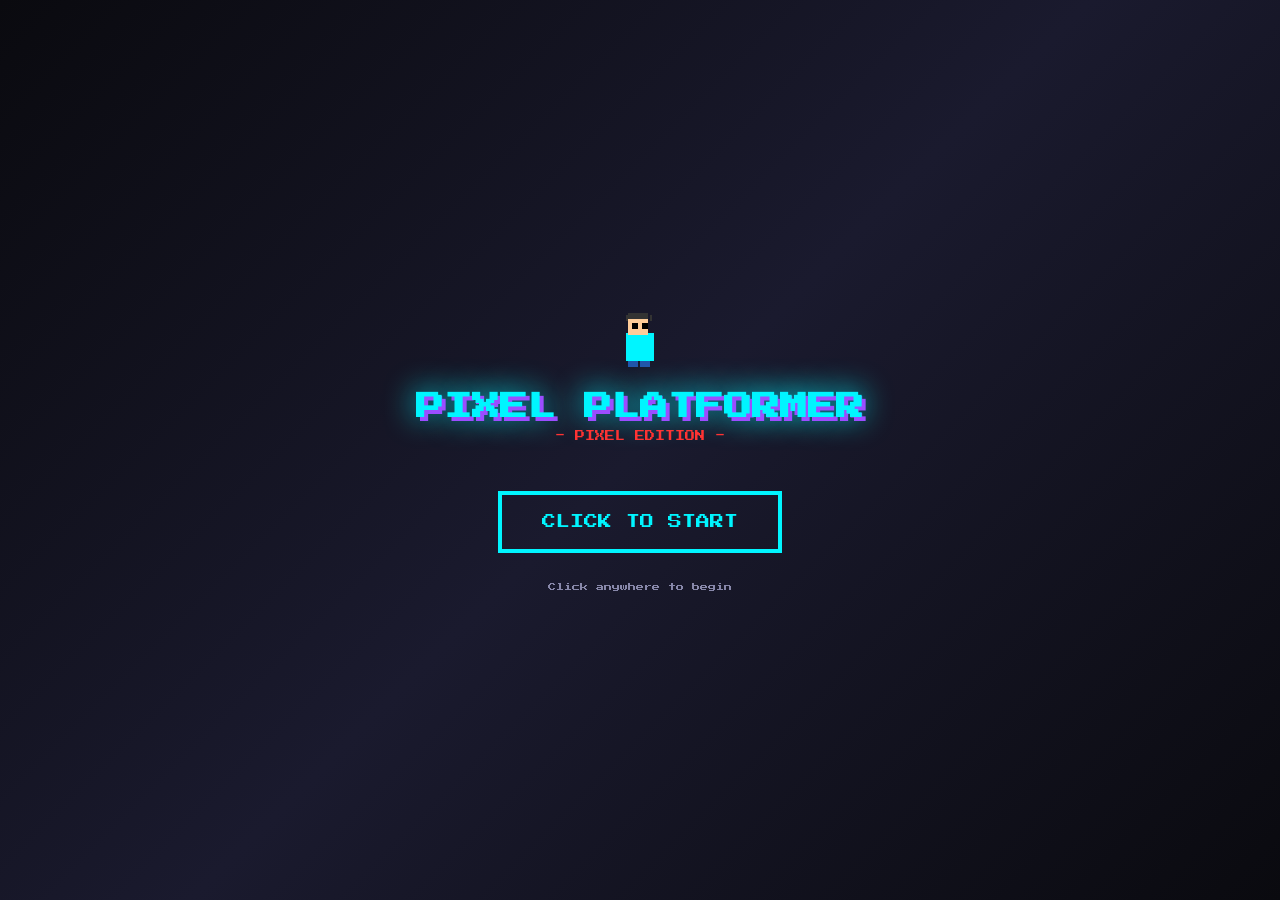
<file: platformer/index.html>
<!DOCTYPE html>
<html lang="zh-CN">
<head>
    <meta charset="UTF-8">
    <meta name="viewport" content="width=device-width, initial-scale=1.0, user-scalable=no">
    <title>Meme Platformer - Pixel Edition</title>
    <style>
        @import url('https://fonts.googleapis.com/css2?family=Press+Start+2P&display=swap');

        * {
            margin: 0;
            padding: 0;
            box-sizing: border-box;
        }

        :root {
            --bg-dark: #0a0a0f;
            --bg-card: #12121a;
            --accent-purple: #9b4dff;
            --accent-cyan: #00f5ff;
            --accent-pink: #ff4da6;
            --accent-red: #ff3333;
            --accent-green: #33ff66;
            --accent-orange: #ff6b35;
            --accent-yellow: #ffff00;
            --text-primary: #ffffff;
            --text-secondary: #8888aa;
        }

        body {
            background: var(--bg-dark);
            min-height: 100vh;
            font-family: 'Press Start 2P', cursive;
            color: var(--text-primary);
            overflow: hidden;
            display: flex;
            justify-content: center;
            align-items: center;
        }

        body::before {
            content: '';
            position: fixed;
            top: 0;
            left: 0;
            width: 100%;
            height: 100%;
            background: repeating-linear-gradient(
                0deg,
                transparent,
                transparent 2px,
                rgba(0, 0, 0, 0.1) 2px,
                rgba(0, 0, 0, 0.1) 4px
            );
            pointer-events: none;
            z-index: 1000;
        }

        #gameContainer {
            position: relative;
        }

        #gameCanvas {
            display: block;
            image-rendering: pixelated;
            border: 4px solid var(--accent-cyan);
            box-shadow: 0 0 30px rgba(0, 245, 255, 0.5);
        }

        #hud {
            position: absolute;
            top: 10px;
            left: 10px;
            right: 10px;
            display: flex;
            justify-content: space-between;
            pointer-events: none;
            z-index: 10;
        }

        .hud-item {
            background: rgba(10, 10, 15, 0.8);
            padding: 8px 15px;
            border: 2px solid var(--accent-cyan);
            font-size: 10px;
        }

        .hud-label {
            color: var(--text-secondary);
            margin-right: 8px;
        }

        .hud-value {
            color: var(--accent-cyan);
        }

        .death-count .hud-value {
            color: var(--accent-red);
        }

        /* Modals */
        .modal {
            display: none;
            position: fixed;
            top: 0;
            left: 0;
            width: 100%;
            height: 100%;
            background: rgba(0, 0, 0, 0.85);
            justify-content: center;
            align-items: center;
            z-index: 100;
        }

        .modal-content {
            background: var(--bg-card);
            padding: 40px;
            text-align: center;
            border: 4px solid var(--accent-purple);
            box-shadow: 0 0 40px rgba(155, 77, 255, 0.5);
        }

        .modal-pixel {
            margin-bottom: 20px;
        }

        .modal-pixel canvas {
            image-rendering: pixelated;
        }

        .modal-title {
            font-size: 20px;
            margin-bottom: 20px;
        }

        .modal-title.win {
            color: var(--accent-green);
            text-shadow: 0 0 20px var(--accent-green);
        }

        .modal-title.lose {
            color: var(--accent-red);
            text-shadow: 0 0 20px var(--accent-red);
        }

        .modal-stats {
            margin: 20px 0;
            font-size: 10px;
        }

        .modal-stat {
            margin: 10px 0;
            color: var(--text-secondary);
        }

        .modal-stat span {
            color: var(--accent-cyan);
        }

        .modal-btn {
            background: linear-gradient(135deg, var(--accent-purple), var(--accent-pink));
            color: var(--text-primary);
            font-family: 'Press Start 2P', cursive;
            font-size: 12px;
            padding: 15px 30px;
            border: none;
            cursor: pointer;
            transition: all 0.2s;
            margin: 5px;
        }

        .modal-btn:hover {
            transform: scale(1.05);
            box-shadow: 0 0 30px var(--accent-purple);
        }

        /* Click to Start Splash */
        #clickSplash {
            position: fixed;
            top: 0;
            left: 0;
            width: 100%;
            height: 100%;
            background: linear-gradient(135deg, #0a0a0f 0%, #1a1a2e 50%, #0a0a0f 100%);
            display: flex;
            flex-direction: column;
            justify-content: center;
            align-items: center;
            z-index: 9999;
            cursor: pointer;
            transition: opacity 0.5s ease;
        }

        #clickSplash.hidden {
            opacity: 0;
            pointer-events: none;
        }

        .splash-content {
            text-align: center;
        }

        .splash-pixel {
            margin-bottom: 20px;
        }

        .splash-pixel canvas {
            image-rendering: pixelated;
        }

        .splash-title {
            font-size: 28px;
            color: var(--accent-cyan);
            text-shadow: 4px 4px 0 var(--accent-purple), 0 0 30px var(--accent-cyan);
            margin-bottom: 10px;
            animation: splashPulse 2s infinite;
        }

        @keyframes splashPulse {
            0%, 100% { text-shadow: 4px 4px 0 var(--accent-purple), 0 0 30px var(--accent-cyan); }
            50% { text-shadow: -4px -4px 0 var(--accent-purple), 0 0 50px var(--accent-pink); }
        }

        .splash-subtitle {
            font-size: 10px;
            color: var(--accent-red);
            margin-bottom: 50px;
            animation: blink 1s infinite;
        }

        .splash-btn {
            font-family: 'Press Start 2P', cursive;
            font-size: 14px;
            padding: 20px 40px;
            background: transparent;
            border: 4px solid var(--accent-cyan);
            color: var(--accent-cyan);
            cursor: pointer;
            transition: all 0.2s;
            animation: btnBlink 1s infinite;
        }

        @keyframes btnBlink {
            0%, 100% { opacity: 1; box-shadow: 0 0 20px var(--accent-cyan); }
            50% { opacity: 0.7; box-shadow: 0 0 40px var(--accent-cyan); }
        }

        .splash-btn:hover {
            background: var(--accent-cyan);
            color: #000;
            box-shadow: 0 0 50px var(--accent-cyan);
        }

        .splash-hint {
            font-size: 8px;
            color: var(--text-secondary);
            margin-top: 30px;
            animation: hintFade 2s infinite;
        }

        @keyframes hintFade {
            0%, 100% { opacity: 0.5; }
            50% { opacity: 1; }
        }

        /* Start Screen */
        #startScreen {
            position: fixed;
            top: 0;
            left: 0;
            width: 100%;
            height: 100%;
            background: var(--bg-dark);
            display: flex;
            flex-direction: column;
            justify-content: center;
            align-items: center;
            z-index: 200;
        }

        .start-pixel {
            margin-bottom: 20px;
        }

        .start-pixel canvas {
            image-rendering: pixelated;
        }

        .start-title {
            font-size: 24px;
            color: var(--accent-cyan);
            text-shadow: 4px 4px 0 var(--accent-purple), 0 0 30px var(--accent-cyan);
            margin-bottom: 10px;
            animation: titlePulse 2s infinite;
        }

        @keyframes titlePulse {
            0%, 100% { text-shadow: 4px 4px 0 var(--accent-purple), 0 0 30px var(--accent-cyan); }
            50% { text-shadow: -4px -4px 0 var(--accent-purple), 0 0 50px var(--accent-pink); }
        }

        .start-subtitle {
            font-size: 10px;
            color: var(--accent-red);
            margin-bottom: 40px;
            animation: blink 1s infinite;
        }

        @keyframes blink {
            0%, 100% { opacity: 1; }
            50% { opacity: 0.3; }
        }

        .start-btn {
            background: linear-gradient(135deg, var(--accent-cyan), #00a8b5);
            color: var(--text-primary);
            font-family: 'Press Start 2P', cursive;
            font-size: 14px;
            padding: 20px 40px;
            border: none;
            cursor: pointer;
            transition: all 0.2s;
        }

        .start-btn:hover {
            box-shadow: 0 0 40px var(--accent-cyan);
            transform: scale(1.05);
        }

        .controls-info {
            margin-top: 40px;
            font-size: 8px;
            color: var(--text-secondary);
            text-align: center;
            line-height: 2;
        }

        .warning-text {
            color: var(--accent-red);
            margin-top: 20px;
            font-size: 8px;
        }

        /* Audio Controls */
        #audioControls {
            position: absolute;
            bottom: 10px;
            right: 10px;
            display: flex;
            align-items: center;
            gap: 10px;
            background: rgba(10, 10, 15, 0.8);
            padding: 8px 12px;
            border: 2px solid var(--accent-cyan);
            z-index: 10;
        }

        .audio-btn {
            background: var(--bg-dark);
            border: 2px solid var(--accent-cyan);
            color: var(--accent-cyan);
            font-family: 'Press Start 2P', cursive;
            font-size: 10px;
            padding: 5px 10px;
            cursor: pointer;
            transition: all 0.2s;
        }

        .audio-btn:hover {
            background: var(--accent-cyan);
            color: var(--bg-dark);
        }

        .audio-btn.muted {
            border-color: var(--accent-red);
            color: var(--accent-red);
        }

        .volume-slider {
            width: 60px;
            height: 8px;
            -webkit-appearance: none;
            background: var(--bg-dark);
            border: 2px solid var(--accent-purple);
            cursor: pointer;
        }

        .volume-slider::-webkit-slider-thumb {
            -webkit-appearance: none;
            width: 12px;
            height: 12px;
            background: var(--accent-cyan);
            cursor: pointer;
        }

        /* Death Message */
        #deathMessage {
            position: absolute;
            top: 50%;
            left: 50%;
            transform: translate(-50%, -50%);
            font-size: 24px;
            color: var(--accent-red);
            text-shadow: 0 0 20px var(--accent-red);
            pointer-events: none;
            opacity: 0;
            z-index: 50;
            transition: opacity 0.3s;
        }

        #deathMessage.show {
            opacity: 1;
            animation: deathPulse 0.5s;
        }

        @keyframes deathPulse {
            0% { transform: translate(-50%, -50%) scale(0.5); }
            50% { transform: translate(-50%, -50%) scale(1.2); }
            100% { transform: translate(-50%, -50%) scale(1); }
        }

        /* Meme Death Text floating effect */
        .meme-text {
            position: absolute;
            font-family: 'Press Start 2P', cursive;
            pointer-events: none;
            z-index: 60;
            animation: memeFloat 1.5s ease-out forwards;
        }

        @keyframes memeFloat {
            0% { transform: scale(0.5) translateY(0); opacity: 1; }
            50% { transform: scale(1.5) translateY(-20px); opacity: 1; }
            100% { transform: scale(1) translateY(-50px); opacity: 0; }
        }
    </style>
</head>
<body>
    <!-- Click to Start Splash Screen -->
    <div id="clickSplash">
        <div class="splash-content">
            <div class="splash-pixel"><canvas id="splashPixelCanvas" width="32" height="32" style="width: 64px; height: 64px;"></canvas></div>
            <h1 class="splash-title">PIXEL PLATFORMER</h1>
            <p class="splash-subtitle">- PIXEL EDITION -</p>
            <button class="splash-btn" id="splashStartBtn">CLICK TO START</button>
            <div class="splash-hint">Click anywhere to begin</div>
        </div>
    </div>

    <div id="startScreen">
        <div class="start-pixel"><canvas id="startPixelCanvas" width="96" height="32" style="width: 192px; height: 64px;"></canvas></div>
        <h1 class="start-title">PIXEL PLATFORMER</h1>
        <p class="start-subtitle">- PIXEL EDITION -</p>
        <button class="start-btn" onclick="startGame()">START GAME</button>
        <div class="controls-info">
            A/D or Arrow Keys - MOVE<br>
            W/Space/Up - JUMP<br>
            Reach the Flag to Complete Level
        </div>
        <p class="warning-text">WARNING: Nothing is what it seems...</p>
    </div>

    <div id="gameContainer">
        <canvas id="gameCanvas"></canvas>
        <div id="hud">
            <div class="hud-item death-count">
                <span class="hud-label">DEATHS:</span>
                <span class="hud-value" id="deathCount">0</span>
            </div>
            <div class="hud-item">
                <span class="hud-label">LEVEL:</span>
                <span class="hud-value" id="currentLevel">1/3</span>
            </div>
            <div class="hud-item">
                <span class="hud-label">STARS:</span>
                <span class="hud-value" id="starCount">0</span>
            </div>
        </div>
        <div id="deathMessage"></div>
        <div id="audioControls">
            <button class="audio-btn" id="muteBtn" onclick="toggleMute()">SOUND</button>
            <input type="range" class="volume-slider" id="volumeSlider" min="0" max="100" value="50" onchange="setVolume(this.value)">
        </div>
    </div>

    <div id="winModal" class="modal">
        <div class="modal-content">
            <div class="modal-pixel"><canvas id="trophyCanvas" width="32" height="32" style="width: 64px; height: 64px;"></canvas></div>
            <h2 class="modal-title win">VICTORY!</h2>
            <div class="modal-stats">
                <p class="modal-stat">Total Deaths: <span id="finalDeaths">0</span></p>
                <p class="modal-stat">Stars Collected: <span id="finalStars">0</span></p>
                <p class="modal-stat">You are a true pixel warrior!</p>
            </div>
            <button class="modal-btn" onclick="restartGame()">PLAY AGAIN</button>
        </div>
    </div>

    <div id="levelModal" class="modal">
        <div class="modal-content">
            <div class="modal-pixel"><canvas id="flagModalCanvas" width="32" height="32" style="width: 64px; height: 64px;"></canvas></div>
            <h2 class="modal-title" style="color: var(--accent-green);">LEVEL COMPLETE!</h2>
            <p style="color: var(--text-secondary); font-size: 10px; margin: 20px 0;">Deaths so far: <span id="levelDeaths">0</span></p>
            <button class="modal-btn" onclick="nextLevel()">NEXT LEVEL</button>
        </div>
    </div>

    <script>
        // ============ 8-BIT AUDIO SYSTEM ============
        class AudioSystem {
            constructor() {
                this.ctx = null;
                this.masterGain = null;
                this.bgmGain = null;
                this.sfxGain = null;
                this.initialized = false;
                this.muted = false;
                this.volume = 0.5;
                this.bgmPlaying = false;
                this.bgmLoopTimeout = null;
            }

            init() {
                if (this.initialized) return;
                this.ctx = new (window.AudioContext || window.webkitAudioContext)();
                this.masterGain = this.ctx.createGain();
                this.masterGain.connect(this.ctx.destination);
                this.masterGain.gain.value = this.volume;

                this.bgmGain = this.ctx.createGain();
                this.bgmGain.connect(this.masterGain);
                this.bgmGain.gain.value = 0.25;

                this.sfxGain = this.ctx.createGain();
                this.sfxGain.connect(this.masterGain);
                this.sfxGain.gain.value = 0.5;

                this.initialized = true;
            }

            playJump() {
                if (!this.initialized || this.muted) return;
                const osc = this.ctx.createOscillator();
                const env = this.ctx.createGain();
                osc.type = 'square';
                osc.frequency.setValueAtTime(200, this.ctx.currentTime);
                osc.frequency.exponentialRampToValueAtTime(600, this.ctx.currentTime + 0.08);
                osc.frequency.exponentialRampToValueAtTime(300, this.ctx.currentTime + 0.12);
                osc.connect(env);
                env.connect(this.sfxGain);
                env.gain.setValueAtTime(0.2, this.ctx.currentTime);
                env.gain.exponentialRampToValueAtTime(0.01, this.ctx.currentTime + 0.12);
                osc.start();
                osc.stop(this.ctx.currentTime + 0.12);
            }

            playLand() {
                if (!this.initialized || this.muted) return;
                const osc = this.ctx.createOscillator();
                const env = this.ctx.createGain();
                osc.type = 'triangle';
                osc.frequency.setValueAtTime(100, this.ctx.currentTime);
                osc.connect(env);
                env.connect(this.sfxGain);
                env.gain.setValueAtTime(0.1, this.ctx.currentTime);
                env.gain.exponentialRampToValueAtTime(0.01, this.ctx.currentTime + 0.08);
                osc.start();
                osc.stop(this.ctx.currentTime + 0.08);
            }

            playDeath() {
                if (!this.initialized || this.muted) return;
                const notes = [523, 392, 330, 196, 131];
                notes.forEach((freq, i) => {
                    const osc = this.ctx.createOscillator();
                    const env = this.ctx.createGain();
                    osc.type = 'square';
                    osc.frequency.value = freq;
                    osc.connect(env);
                    env.connect(this.sfxGain);
                    const start = this.ctx.currentTime + i * 0.1;
                    env.gain.setValueAtTime(0.25, start);
                    env.gain.exponentialRampToValueAtTime(0.01, start + 0.12);
                    osc.start(start);
                    osc.stop(start + 0.12);
                });

                const noise = this.ctx.createOscillator();
                const noiseEnv = this.ctx.createGain();
                noise.type = 'sawtooth';
                noise.frequency.setValueAtTime(200, this.ctx.currentTime + 0.4);
                noise.frequency.exponentialRampToValueAtTime(50, this.ctx.currentTime + 0.6);
                noise.connect(noiseEnv);
                noiseEnv.connect(this.sfxGain);
                noiseEnv.gain.setValueAtTime(0.15, this.ctx.currentTime + 0.4);
                noiseEnv.gain.exponentialRampToValueAtTime(0.01, this.ctx.currentTime + 0.6);
                noise.start(this.ctx.currentTime + 0.4);
                noise.stop(this.ctx.currentTime + 0.6);
            }

            playCollect() {
                if (!this.initialized || this.muted) return;
                const osc = this.ctx.createOscillator();
                const env = this.ctx.createGain();
                osc.type = 'square';
                osc.frequency.setValueAtTime(523, this.ctx.currentTime);
                osc.frequency.setValueAtTime(784, this.ctx.currentTime + 0.05);
                osc.frequency.setValueAtTime(1047, this.ctx.currentTime + 0.1);
                osc.connect(env);
                env.connect(this.sfxGain);
                env.gain.setValueAtTime(0.15, this.ctx.currentTime);
                env.gain.exponentialRampToValueAtTime(0.01, this.ctx.currentTime + 0.12);
                osc.start();
                osc.stop(this.ctx.currentTime + 0.12);
            }

            playVictory() {
                if (!this.initialized || this.muted) return;
                const notes = [262, 330, 392, 523, 659, 784, 1047];
                notes.forEach((freq, i) => {
                    const osc = this.ctx.createOscillator();
                    const env = this.ctx.createGain();
                    osc.type = 'square';
                    osc.frequency.value = freq;
                    osc.connect(env);
                    env.connect(this.sfxGain);
                    const start = this.ctx.currentTime + i * 0.1;
                    env.gain.setValueAtTime(0.2, start);
                    env.gain.exponentialRampToValueAtTime(0.01, start + 0.15);
                    osc.start(start);
                    osc.stop(start + 0.15);
                });
            }

            playSpikeAppear() {
                if (!this.initialized || this.muted) return;
                const osc = this.ctx.createOscillator();
                const env = this.ctx.createGain();
                osc.type = 'square';
                osc.frequency.setValueAtTime(200, this.ctx.currentTime);
                osc.frequency.exponentialRampToValueAtTime(800, this.ctx.currentTime + 0.05);
                osc.frequency.exponentialRampToValueAtTime(400, this.ctx.currentTime + 0.1);
                osc.connect(env);
                env.connect(this.sfxGain);
                env.gain.setValueAtTime(0.2, this.ctx.currentTime);
                env.gain.exponentialRampToValueAtTime(0.01, this.ctx.currentTime + 0.1);
                osc.start();
                osc.stop(this.ctx.currentTime + 0.1);
            }

            playMechanism() {
                if (!this.initialized || this.muted) return;
                const osc = this.ctx.createOscillator();
                const env = this.ctx.createGain();
                osc.type = 'sawtooth';
                osc.frequency.setValueAtTime(150, this.ctx.currentTime);
                osc.frequency.setValueAtTime(180, this.ctx.currentTime + 0.03);
                osc.frequency.exponentialRampToValueAtTime(80, this.ctx.currentTime + 0.15);
                osc.connect(env);
                env.connect(this.sfxGain);
                env.gain.setValueAtTime(0.15, this.ctx.currentTime);
                env.gain.exponentialRampToValueAtTime(0.01, this.ctx.currentTime + 0.15);
                osc.start();
                osc.stop(this.ctx.currentTime + 0.15);
            }

            playShatter() {
                if (!this.initialized || this.muted) return;
                for (let i = 0; i < 5; i++) {
                    const osc = this.ctx.createOscillator();
                    const env = this.ctx.createGain();
                    osc.type = 'square';
                    osc.frequency.value = 100 + Math.random() * 300;
                    osc.connect(env);
                    env.connect(this.sfxGain);
                    const start = this.ctx.currentTime + i * 0.02;
                    env.gain.setValueAtTime(0.12, start);
                    env.gain.exponentialRampToValueAtTime(0.01, start + 0.08);
                    osc.start(start);
                    osc.stop(start + 0.08);
                }
            }

            playCrack() {
                if (!this.initialized || this.muted) return;
                const osc = this.ctx.createOscillator();
                const env = this.ctx.createGain();
                osc.type = 'sawtooth';
                osc.frequency.setValueAtTime(300, this.ctx.currentTime);
                osc.frequency.exponentialRampToValueAtTime(60, this.ctx.currentTime + 0.2);
                osc.connect(env);
                env.connect(this.sfxGain);
                env.gain.setValueAtTime(0.25, this.ctx.currentTime);
                env.gain.exponentialRampToValueAtTime(0.01, this.ctx.currentTime + 0.2);
                osc.start();
                osc.stop(this.ctx.currentTime + 0.2);
                const osc2 = this.ctx.createOscillator();
                const env2 = this.ctx.createGain();
                osc2.type = 'square';
                osc2.frequency.setValueAtTime(400, this.ctx.currentTime + 0.05);
                osc2.connect(env2);
                env2.connect(this.sfxGain);
                env2.gain.setValueAtTime(0.15, this.ctx.currentTime + 0.05);
                env2.gain.exponentialRampToValueAtTime(0.01, this.ctx.currentTime + 0.15);
                osc2.start(this.ctx.currentTime + 0.05);
                osc2.stop(this.ctx.currentTime + 0.15);
            }

            playBGM() {
                if (!this.initialized || this.muted || this.bgmPlaying) return;
                this.bgmPlaying = true;
                this.playBGMLoop();
            }

            playBGMLoop() {
                if (!this.bgmPlaying || this.muted) return;

                const bassLine = [
                    { note: 131, dur: 0.2 }, { note: 165, dur: 0.2 }, { note: 196, dur: 0.2 }, { note: 165, dur: 0.2 },
                    { note: 147, dur: 0.2 }, { note: 185, dur: 0.2 }, { note: 220, dur: 0.2 }, { note: 185, dur: 0.2 },
                ];

                const melody = [
                    { note: 523, dur: 0.15 }, { note: 587, dur: 0.15 }, { note: 659, dur: 0.2 }, { note: 0, dur: 0.1 },
                    { note: 523, dur: 0.15 }, { note: 494, dur: 0.15 }, { note: 440, dur: 0.2 }, { note: 0, dur: 0.1 },
                    { note: 392, dur: 0.15 }, { note: 440, dur: 0.15 }, { note: 494, dur: 0.15 }, { note: 523, dur: 0.15 },
                    { note: 587, dur: 0.15 }, { note: 659, dur: 0.15 }, { note: 784, dur: 0.2 }, { note: 0, dur: 0.1 },
                ];

                let time = this.ctx.currentTime;

                bassLine.forEach(n => {
                    if (n.note > 0) {
                        const osc = this.ctx.createOscillator();
                        const env = this.ctx.createGain();
                        osc.type = 'square';
                        osc.frequency.value = n.note;
                        osc.connect(env);
                        env.connect(this.bgmGain);
                        env.gain.setValueAtTime(0.12, time);
                        env.gain.exponentialRampToValueAtTime(0.01, time + n.dur * 0.8);
                        osc.start(time);
                        osc.stop(time + n.dur);
                    }
                    time += n.dur;
                });

                time = this.ctx.currentTime;
                melody.forEach(n => {
                    if (n.note > 0) {
                        const osc = this.ctx.createOscillator();
                        const env = this.ctx.createGain();
                        osc.type = 'square';
                        osc.frequency.value = n.note;
                        osc.connect(env);
                        env.connect(this.bgmGain);
                        env.gain.setValueAtTime(0.08, time);
                        env.gain.exponentialRampToValueAtTime(0.01, time + n.dur * 0.7);
                        osc.start(time);
                        osc.stop(time + n.dur);
                    }
                    time += n.dur;
                });

                const loopDuration = 3.2;
                this.bgmLoopTimeout = setTimeout(() => this.playBGMLoop(), loopDuration * 1000);
            }

            stopBGM() {
                this.bgmPlaying = false;
                if (this.bgmLoopTimeout) {
                    clearTimeout(this.bgmLoopTimeout);
                    this.bgmLoopTimeout = null;
                }
            }

            setVolume(v) {
                this.volume = v;
                if (this.masterGain) {
                    this.masterGain.gain.value = this.volume;
                }
            }

            playClick() {
                if (!this.initialized || this.muted) return;
                const osc = this.ctx.createOscillator();
                const env = this.ctx.createGain();
                osc.type = 'square';
                osc.frequency.setValueAtTime(600, this.ctx.currentTime);
                osc.frequency.exponentialRampToValueAtTime(200, this.ctx.currentTime + 0.1);
                osc.connect(env);
                env.connect(this.sfxGain);
                env.gain.setValueAtTime(0.2, this.ctx.currentTime);
                env.gain.exponentialRampToValueAtTime(0.01, this.ctx.currentTime + 0.1);
                osc.start();
                osc.stop(this.ctx.currentTime + 0.1);
            }

            toggleMute() {
                this.muted = !this.muted;
                if (this.masterGain) {
                    this.masterGain.gain.value = this.muted ? 0 : this.volume;
                }
                if (this.muted) {
                    this.stopBGM();
                } else if (gameRunning) {
                    this.playBGM();
                }
                return this.muted;
            }
        }

        const audio = new AudioSystem();

        const CONFIG = {
            CANVAS_WIDTH: 800,
            CANVAS_HEIGHT: 480,
            TILE_SIZE: 32,
            GRAVITY: 0.6,
            JUMP_FORCE: -12,
            PLAYER_SPEED: 4,
            PLAYER_SIZE: 28
        };

        let canvas, ctx;
        let gameRunning = false;
        let currentLevel = 0;
        let deaths = 0;
        let starsCollected = 0;

        let player = {
            x: 50,
            y: 300,
            vx: 0,
            vy: 0,
            size: CONFIG.PLAYER_SIZE,
            onGround: false,
            alive: true,
            state: 'normal' // normal, scared, dead
        };

        let camera = { x: 0, y: 0 };
        let levelData = null;
        let particles = [];
        let memeTexts = [];

        // Meme death messages
        const deathMessages = ['F', 'BRUH', 'SKILL ISSUE', 'L', 'GG', 'LMAO', 'RIP', 'NOOB', 'OOF', 'YEET', 'GET REKT', 'EXPECTED'];

        const keys = {};

        // ============ PIXEL DRAWING FUNCTIONS ============
        function drawPixelRect(ctx, x, y, w, h) {
            ctx.fillRect(Math.floor(x), Math.floor(y), Math.floor(w), Math.floor(h));
        }

        // Pixel Player - Normal state (cyan shirt)
        function drawPixelPlayerNormal(ctx, x, y, size) {
            const p = size / 16;
            ctx.save();
            ctx.translate(x - size/2, y - size/2);

            // Body (cyan shirt)
            ctx.fillStyle = '#00f5ff';
            drawPixelRect(ctx, 4*p, 6*p, 8*p, 8*p);

            // Head (skin)
            ctx.fillStyle = '#ffcc99';
            drawPixelRect(ctx, 5*p, 1*p, 6*p, 6*p);

            // Hair (dark)
            ctx.fillStyle = '#333333';
            drawPixelRect(ctx, 5*p, 0, 6*p, 2*p);
            drawPixelRect(ctx, 4*p, 1*p, 1*p, 2*p);
            drawPixelRect(ctx, 11*p, 1*p, 1*p, 2*p);

            // Eyes
            ctx.fillStyle = '#000000';
            drawPixelRect(ctx, 6*p, 3*p, 2*p, 2*p);
            drawPixelRect(ctx, 9*p, 3*p, 2*p, 2*p);

            // Legs (dark pants)
            ctx.fillStyle = '#2255aa';
            drawPixelRect(ctx, 5*p, 14*p, 3*p, 2*p);
            drawPixelRect(ctx, 8*p, 14*p, 3*p, 2*p);

            ctx.restore();
        }

        // Pixel Player - Scared state
        function drawPixelPlayerScared(ctx, x, y, size) {
            const p = size / 16;
            ctx.save();
            ctx.translate(x - size/2, y - size/2);

            // Body (yellow shirt - scared)
            ctx.fillStyle = '#ffff00';
            drawPixelRect(ctx, 4*p, 6*p, 8*p, 8*p);

            // Head (pale skin)
            ctx.fillStyle = '#ffeecc';
            drawPixelRect(ctx, 5*p, 1*p, 6*p, 6*p);

            // Hair (dark)
            ctx.fillStyle = '#333333';
            drawPixelRect(ctx, 5*p, 0, 6*p, 2*p);
            drawPixelRect(ctx, 4*p, 1*p, 1*p, 2*p);
            drawPixelRect(ctx, 11*p, 1*p, 1*p, 2*p);

            // Scared eyes (wide)
            ctx.fillStyle = '#ffffff';
            drawPixelRect(ctx, 5*p, 2*p, 3*p, 3*p);
            drawPixelRect(ctx, 9*p, 2*p, 3*p, 3*p);
            ctx.fillStyle = '#000000';
            drawPixelRect(ctx, 6*p, 3*p, 2*p, 2*p);
            drawPixelRect(ctx, 9*p, 3*p, 2*p, 2*p);

            // Open mouth (scared)
            ctx.fillStyle = '#000000';
            drawPixelRect(ctx, 7*p, 5*p, 2*p, 2*p);

            // Legs (shaking)
            ctx.fillStyle = '#2255aa';
            drawPixelRect(ctx, 4*p, 14*p, 3*p, 2*p);
            drawPixelRect(ctx, 9*p, 14*p, 3*p, 2*p);

            ctx.restore();
        }

        // Pixel Player - Dead state
        function drawPixelPlayerDead(ctx, x, y, size) {
            const p = size / 16;
            ctx.save();
            ctx.translate(x - size/2, y - size/2);

            // Body (red - dead)
            ctx.fillStyle = '#ff3333';
            drawPixelRect(ctx, 4*p, 6*p, 8*p, 8*p);

            // Head (pale)
            ctx.fillStyle = '#ddddbb';
            drawPixelRect(ctx, 5*p, 1*p, 6*p, 6*p);

            // Hair
            ctx.fillStyle = '#333333';
            drawPixelRect(ctx, 5*p, 0, 6*p, 2*p);
            drawPixelRect(ctx, 4*p, 1*p, 1*p, 2*p);
            drawPixelRect(ctx, 11*p, 1*p, 1*p, 2*p);

            // X eyes (dead)
            ctx.fillStyle = '#000000';
            drawPixelRect(ctx, 5*p, 3*p, 1*p, 1*p);
            drawPixelRect(ctx, 7*p, 3*p, 1*p, 1*p);
            drawPixelRect(ctx, 6*p, 4*p, 1*p, 1*p);
            drawPixelRect(ctx, 9*p, 3*p, 1*p, 1*p);
            drawPixelRect(ctx, 11*p, 3*p, 1*p, 1*p);
            drawPixelRect(ctx, 10*p, 4*p, 1*p, 1*p);

            // Tongue out
            ctx.fillStyle = '#ff6666';
            drawPixelRect(ctx, 7*p, 5*p, 2*p, 2*p);

            // Legs
            ctx.fillStyle = '#2255aa';
            drawPixelRect(ctx, 5*p, 14*p, 3*p, 2*p);
            drawPixelRect(ctx, 8*p, 14*p, 3*p, 2*p);

            ctx.restore();
        }

        // Draw player based on state
        function drawPixelPlayer(ctx, x, y, size, state) {
            switch(state) {
                case 'scared': drawPixelPlayerScared(ctx, x, y, size); break;
                case 'dead': drawPixelPlayerDead(ctx, x, y, size); break;
                default: drawPixelPlayerNormal(ctx, x, y, size);
            }
        }

        // Pixel Flag
        function drawPixelFlag(ctx, x, y, size, time) {
            const p = size / 16;
            const waveOffset = Math.sin(time * 0.005) * p;
            ctx.save();
            ctx.translate(x - size/2, y - size/2);

            // Pole
            ctx.fillStyle = '#888888';
            drawPixelRect(ctx, 1*p, 0, 2*p, 16*p);

            // Flag (green with wave effect)
            ctx.fillStyle = '#33ff66';
            drawPixelRect(ctx, 3*p, 1*p + waveOffset, 10*p, 6*p);

            // Flag detail
            ctx.fillStyle = '#22cc44';
            drawPixelRect(ctx, 5*p, 2*p + waveOffset, 2*p, 2*p);
            drawPixelRect(ctx, 9*p, 3*p + waveOffset, 2*p, 2*p);

            // Pole top
            ctx.fillStyle = '#ffcc00';
            drawPixelRect(ctx, 0, 0, 4*p, 2*p);

            ctx.restore();
        }

        // Pixel Star
        function drawPixelStar(ctx, x, y, size, time) {
            const p = size / 8;
            const pulse = Math.sin(time * 0.008) * 0.2 + 1;
            ctx.save();
            ctx.translate(x, y);
            ctx.scale(pulse, pulse);
            ctx.translate(-size/2, -size/2);

            ctx.fillStyle = '#ffff00';
            ctx.shadowColor = '#ffff00';
            ctx.shadowBlur = 5;

            // Star shape
            drawPixelRect(ctx, 3*p, 0, 2*p, 2*p);
            drawPixelRect(ctx, 2*p, 2*p, 4*p, 1*p);
            drawPixelRect(ctx, 1*p, 3*p, 6*p, 2*p);
            drawPixelRect(ctx, 0, 4*p, 8*p, 1*p);
            drawPixelRect(ctx, 1*p, 5*p, 6*p, 1*p);
            drawPixelRect(ctx, 2*p, 6*p, 4*p, 1*p);
            drawPixelRect(ctx, 3*p, 7*p, 2*p, 1*p);

            // Highlight
            ctx.fillStyle = '#ffffff';
            ctx.shadowBlur = 0;
            drawPixelRect(ctx, 3*p, 2*p, 1*p, 1*p);

            ctx.restore();
        }

        // Pixel Trophy
        function drawPixelTrophy(ctx, x, y, size) {
            const p = size / 16;
            ctx.save();
            ctx.translate(x - size/2, y - size/2);

            // Cup body (gold)
            ctx.fillStyle = '#ffcc00';
            drawPixelRect(ctx, 3*p, 1*p, 10*p, 10*p);
            drawPixelRect(ctx, 1*p, 3*p, 14*p, 6*p);

            // Cup shine
            ctx.fillStyle = '#ffee66';
            drawPixelRect(ctx, 4*p, 2*p, 3*p, 4*p);

            // Cup dark
            ctx.fillStyle = '#cc9900';
            drawPixelRect(ctx, 11*p, 5*p, 2*p, 4*p);

            // Handles
            ctx.fillStyle = '#ffcc00';
            drawPixelRect(ctx, 0, 4*p, 2*p, 4*p);
            drawPixelRect(ctx, 14*p, 4*p, 2*p, 4*p);

            // Base
            ctx.fillStyle = '#cc9900';
            drawPixelRect(ctx, 5*p, 11*p, 6*p, 2*p);
            drawPixelRect(ctx, 4*p, 13*p, 8*p, 3*p);

            ctx.restore();
        }

        // Initialize splash/start screen pixel art
        function initPixelArt() {
            // Splash screen player (normal)
            const splashCanvas = document.getElementById('splashPixelCanvas');
            if (splashCanvas) {
                const sctx = splashCanvas.getContext('2d');
                sctx.imageSmoothingEnabled = false;
                drawPixelPlayerNormal(sctx, 16, 16, 28);
            }

            // Start screen player sequence (normal -> scared -> dead)
            const startCanvas = document.getElementById('startPixelCanvas');
            if (startCanvas) {
                const sctx = startCanvas.getContext('2d');
                sctx.imageSmoothingEnabled = false;
                drawPixelPlayerNormal(sctx, 16, 16, 24);
                drawPixelPlayerScared(sctx, 48, 16, 24);
                drawPixelPlayerDead(sctx, 80, 16, 24);
            }

            // Trophy canvas
            const trophyCanvas = document.getElementById('trophyCanvas');
            if (trophyCanvas) {
                const tctx = trophyCanvas.getContext('2d');
                tctx.imageSmoothingEnabled = false;
                drawPixelTrophy(tctx, 16, 16, 28);
            }

            // Flag modal canvas
            const flagCanvas = document.getElementById('flagModalCanvas');
            if (flagCanvas) {
                const fctx = flagCanvas.getContext('2d');
                fctx.imageSmoothingEnabled = false;
                drawPixelFlag(fctx, 16, 16, 28, 0);
            }
        }

        // Level definitions
        const LEVELS = [
            // Level 1
            {
                width: 50,
                spawn: { x: 2, y: 10 },
                goal: { x: 47, y: 10 },
                platforms: [
                    { x: 0, y: 14, w: 15, h: 1, type: 'ground' },
                    { x: 18, y: 14, w: 8, h: 1, type: 'ground' },
                    { x: 30, y: 14, w: 20, h: 1, type: 'ground' },
                    { x: 15, y: 12, w: 2, h: 1, type: 'platform' },
                    { x: 27, y: 12, w: 2, h: 1, type: 'platform' },
                    { x: 22, y: 10, w: 3, h: 1, type: 'platform' },
                ],
                traps: [
                    { x: 10, y: 14, w: 2, h: 1, type: 'fake' },
                    { x: 20, y: 13, w: 1, h: 1, type: 'hidden_spike' },
                    { x: 35, y: 14, w: 2, h: 1, type: 'falling' },
                ],
                spikes: [{ x: 8, y: 13, w: 1 }],
                stars: [{ x: 16, y: 11 }, { x: 24, y: 9 }, { x: 40, y: 13 }]
            },
            // Level 2
            {
                width: 60,
                spawn: { x: 2, y: 10 },
                goal: { x: 57, y: 10 },
                platforms: [
                    { x: 0, y: 14, w: 10, h: 1, type: 'ground' },
                    { x: 14, y: 14, w: 5, h: 1, type: 'ground' },
                    { x: 22, y: 12, w: 4, h: 1, type: 'platform' },
                    { x: 30, y: 10, w: 4, h: 1, type: 'platform' },
                    { x: 38, y: 12, w: 4, h: 1, type: 'platform' },
                    { x: 45, y: 14, w: 15, h: 1, type: 'ground' },
                ],
                traps: [
                    { x: 16, y: 13, w: 5, h: 1, type: 'fake' },
                    { x: 26, y: 11, w: 1, h: 1, type: 'hidden_spike' },
                    { x: 50, y: 14, w: 3, h: 1, type: 'fake' },
                    { x: 32, y: 9, w: 2, h: 1, type: 'spike_up' },
                    { x: 42, y: 11, w: 2, h: 1, type: 'spike_up' },
                ],
                spikes: [
                    { x: 10, y: 13, w: 4 },
                    { x: 47, y: 13, w: 2 },
                ],
                movingPlatforms: [
                    { x: 10, y: 12, w: 2, h: 1, moveX: 6, speed: 0.03 }
                ],
                stars: [{ x: 8, y: 13 }, { x: 24, y: 11 }, { x: 32, y: 9 }, { x: 52, y: 13 }]
            },
            // Level 3
            {
                width: 70,
                spawn: { x: 2, y: 6 },
                goal: { x: 67, y: 12 },
                platforms: [
                    { x: 0, y: 8, w: 8, h: 1, type: 'ground' },
                    { x: 12, y: 10, w: 4, h: 1, type: 'platform' },
                    { x: 20, y: 12, w: 4, h: 1, type: 'platform' },
                    { x: 28, y: 10, w: 4, h: 1, type: 'platform' },
                    { x: 35, y: 8, w: 4, h: 1, type: 'platform' },
                    { x: 42, y: 10, w: 4, h: 1, type: 'platform' },
                    { x: 50, y: 12, w: 4, h: 1, type: 'platform' },
                    { x: 58, y: 14, w: 12, h: 1, type: 'ground' },
                ],
                traps: [
                    { x: 4, y: 8, w: 2, h: 1, type: 'fake' },
                    { x: 15, y: 9, w: 1, h: 1, type: 'hidden_spike' },
                    { x: 23, y: 11, w: 1, h: 1, type: 'hidden_spike' },
                    { x: 31, y: 9, w: 1, h: 1, type: 'hidden_spike' },
                    { x: 37, y: 7, w: 2, h: 1, type: 'spike_down' },
                    { x: 44, y: 10, w: 2, h: 1, type: 'falling' },
                    { x: 52, y: 12, w: 2, h: 1, type: 'falling' },
                    { x: 60, y: 14, w: 4, h: 1, type: 'fake' },
                ],
                spikes: [
                    { x: 8, y: 7, w: 4 },
                    { x: 16, y: 9, w: 3 },
                    { x: 54, y: 13, w: 2 },
                ],
                movingPlatforms: [
                    { x: 38, y: 10, w: 2, h: 1, moveY: 4, speed: 0.02 },
                    { x: 46, y: 12, w: 2, h: 1, moveX: 4, speed: 0.04 }
                ],
                stars: [{ x: 6, y: 7 }, { x: 14, y: 9 }, { x: 22, y: 11 }, { x: 37, y: 7 }, { x: 46, y: 11 }, { x: 55, y: 13 }]
            }
        ];

        function init() {
            canvas = document.getElementById('gameCanvas');
            ctx = canvas.getContext('2d');
            canvas.width = CONFIG.CANVAS_WIDTH;
            canvas.height = CONFIG.CANVAS_HEIGHT;
            ctx.imageSmoothingEnabled = false;

            // Initialize pixel art for UI elements
            initPixelArt();

            document.addEventListener('keydown', (e) => {
                keys[e.key.toLowerCase()] = true;
                if (['w', ' ', 'arrowup'].includes(e.key.toLowerCase())) e.preventDefault();
            });
            document.addEventListener('keyup', (e) => keys[e.key.toLowerCase()] = false);
        }

        function startGame() {
            document.getElementById('startScreen').style.display = 'none';
            audio.playClick();
            currentLevel = 0;
            deaths = 0;
            starsCollected = 0;
            loadLevel(currentLevel);
            gameRunning = true;
            requestAnimationFrame(gameLoop);
        }

        function hideSplashAndInit() {
            const splash = document.getElementById('clickSplash');
            splash.classList.add('hidden');
            audio.init();
            audio.playBGM();
        }

        document.getElementById('clickSplash').addEventListener('click', hideSplashAndInit);
        document.getElementById('splashStartBtn').addEventListener('click', (e) => {
            e.stopPropagation();
            hideSplashAndInit();
        });

        document.addEventListener('keydown', (e) => {
            const splash = document.getElementById('clickSplash');
            if (!splash.classList.contains('hidden')) {
                hideSplashAndInit();
            }
        });

        function restartGame() {
            document.getElementById('winModal').style.display = 'none';
            document.getElementById('levelModal').style.display = 'none';
            currentLevel = 0;
            deaths = 0;
            starsCollected = 0;
            loadLevel(currentLevel);
            gameRunning = true;
        }

        function nextLevel() {
            document.getElementById('levelModal').style.display = 'none';
            currentLevel++;
            if (currentLevel >= LEVELS.length) {
                showWin();
            } else {
                loadLevel(currentLevel);
                gameRunning = true;
            }
        }

        function loadLevel(index) {
            const level = JSON.parse(JSON.stringify(LEVELS[index]));
            levelData = level;

            player.x = level.spawn.x * CONFIG.TILE_SIZE;
            player.y = level.spawn.y * CONFIG.TILE_SIZE;
            player.vx = 0;
            player.vy = 0;
            player.alive = true;
            player.onGround = false;
            player.state = 'normal';

            camera.x = 0;

            // Reset trap states
            levelData.traps.forEach(t => {
                t.triggered = false;
                t.fallen = false;
                t.visible = t.type === 'falling';
            });

            // Init moving platforms
            if (levelData.movingPlatforms) {
                levelData.movingPlatforms.forEach(p => {
                    p.originalX = p.x;
                    p.originalY = p.y;
                    p.direction = 1;
                });
            }

            // Init stars
            if (!levelData.stars) levelData.stars = [];
            levelData.stars.forEach(s => s.collected = false);

            document.getElementById('currentLevel').textContent = `${currentLevel + 1}/${LEVELS.length}`;
            document.getElementById('deathCount').textContent = deaths;
            document.getElementById('starCount').textContent = starsCollected;
        }

        let lastTime = 0;
        function gameLoop(timestamp) {
            const delta = timestamp - lastTime;
            lastTime = timestamp;

            if (gameRunning) {
                update();
                render();
            }

            requestAnimationFrame(gameLoop);
        }

        function update() {
            if (!player.alive) return;

            // Input
            if (keys['a'] || keys['arrowleft']) player.vx = -CONFIG.PLAYER_SPEED;
            else if (keys['d'] || keys['arrowright']) player.vx = CONFIG.PLAYER_SPEED;
            else player.vx = 0;

            if ((keys['w'] || keys[' '] || keys['arrowup']) && player.onGround) {
                player.vy = CONFIG.JUMP_FORCE;
                player.onGround = false;
                audio.playJump();
            }

            // Physics
            player.vy += CONFIG.GRAVITY;
            player.x += player.vx;
            player.y += player.vy;

            // Update player state based on situation
            updatePlayerState();

            // Update moving platforms
            if (levelData.movingPlatforms) {
                levelData.movingPlatforms.forEach(p => {
                    if (p.moveX) {
                        p.x += p.speed * p.direction;
                        if (Math.abs(p.x - p.originalX) > p.moveX) p.direction *= -1;
                    }
                    if (p.moveY) {
                        p.y += p.speed * p.direction;
                        if (Math.abs(p.y - p.originalY) > p.moveY) p.direction *= -1;
                    }
                });
            }

            // Collision with platforms
            player.onGround = false;
            checkCollisions();

            // Check traps
            checkTraps();

            // Check spikes
            checkSpikes();

            // Check stars
            checkStars();

            // Check goal
            checkGoal();

            // Fall death
            if (player.y > CONFIG.CANVAS_HEIGHT + 100) {
                die("FELL!");
            }

            // Camera
            camera.x = player.x - CONFIG.CANVAS_WIDTH / 3;
            camera.x = Math.max(0, Math.min(levelData.width * CONFIG.TILE_SIZE - CONFIG.CANVAS_WIDTH, camera.x));

            // Particles
            particles.forEach((p, i) => {
                p.x += p.vx;
                p.y += p.vy;
                p.vy += 0.2;
                p.life--;
                if (p.life <= 0) particles.splice(i, 1);
            });

            // Meme texts
            memeTexts.forEach((m, i) => {
                m.life--;
                m.y -= 1;
                if (m.life <= 0) memeTexts.splice(i, 1);
            });
        }

        function updatePlayerState() {
            // Check if near danger
            let nearDanger = false;
            const dangerCheckDist = 50;

            // Check spikes
            levelData.spikes.forEach(spike => {
                const px = spike.x * CONFIG.TILE_SIZE;
                const py = spike.y * CONFIG.TILE_SIZE;
                if (Math.abs(player.x - px) < dangerCheckDist && Math.abs(player.y - py) < dangerCheckDist) {
                    nearDanger = true;
                }
            });

            // Check triggered traps
            levelData.traps.forEach(trap => {
                if (trap.triggered && (trap.type === 'hidden_spike' || trap.type === 'spike_up' || trap.type === 'spike_down')) {
                    const px = trap.x * CONFIG.TILE_SIZE;
                    const py = trap.y * CONFIG.TILE_SIZE;
                    if (Math.abs(player.x - px) < dangerCheckDist && Math.abs(player.y - py) < dangerCheckDist) {
                        nearDanger = true;
                    }
                }
            });

            // Update state
            if (!player.alive) {
                player.state = 'dead';
            } else if (nearDanger) {
                player.state = 'scared';
            } else {
                player.state = 'normal';
            }
        }

        // getPlayerEmoji function removed - using drawPixelPlayer instead

        function checkCollisions() {
            const allPlatforms = [...levelData.platforms];

            if (levelData.movingPlatforms) {
                levelData.movingPlatforms.forEach(p => {
                    allPlatforms.push({ x: p.x, y: p.y, w: p.w, h: p.h, type: 'platform' });
                });
            }

            allPlatforms.forEach(plat => {
                if (plat.type === 'fake' && plat.triggered) return;

                const px = plat.x * CONFIG.TILE_SIZE;
                const py = plat.y * CONFIG.TILE_SIZE;
                const pw = plat.w * CONFIG.TILE_SIZE;
                const ph = plat.h * CONFIG.TILE_SIZE;

                if (player.x + player.size > px && player.x < px + pw) {
                    if (player.vy > 0 && player.y + player.size > py && player.y + player.size < py + ph + player.vy) {
                        player.y = py - player.size;
                        player.vy = 0;
                        player.onGround = true;

                        if (plat.type === 'fake' && !plat.triggered) {
                            setTimeout(() => {
                                plat.triggered = true;
                                audio.playShatter();
                            }, 300);
                        }
                    }
                    else if (player.vy < 0 && player.y < py + ph && player.y > py) {
                        player.y = py + ph;
                        player.vy = 0;
                    }
                }
            });

            // Falling blocks
            levelData.traps.filter(t => t.type === 'falling').forEach(trap => {
                if (trap.fallen) return;

                const px = trap.x * CONFIG.TILE_SIZE;
                const py = trap.y * CONFIG.TILE_SIZE;
                const pw = trap.w * CONFIG.TILE_SIZE;
                const ph = trap.h * CONFIG.TILE_SIZE;

                trap.fallY = trap.fallY || py;
                trap.fallSpeed = trap.fallSpeed || 0;

                if (player.x + player.size > px && player.x < px + pw) {
                    if (Math.abs(player.y + player.size - py) < 50) {
                        trap.triggered = true;
                        audio.playCrack();
                    }
                }

                if (trap.triggered && !trap.waiting) {
                    trap.waiting = true;
                    setTimeout(() => {
                        trap.falling = true;
                    }, 500);
                }

                if (trap.falling) {
                    trap.fallSpeed += 0.5;
                    trap.fallY += trap.fallSpeed;

                    if (player.x + player.size > px && player.x < px + pw &&
                        player.y + player.size > trap.fallY && player.y < trap.fallY + ph) {
                        die("CRUSHED!");
                    }

                    if (trap.fallY > CONFIG.CANVAS_HEIGHT) {
                        trap.fallen = true;
                    }
                }
            });
        }

        function checkTraps() {
            levelData.traps.forEach(trap => {
                const px = trap.x * CONFIG.TILE_SIZE;
                const py = trap.y * CONFIG.TILE_SIZE;
                const pw = trap.w * CONFIG.TILE_SIZE;
                const ph = trap.h * CONFIG.TILE_SIZE;

                if (trap.type === 'hidden_spike' && !trap.triggered) {
                    const dist = Math.sqrt((player.x - px) ** 2 + (player.y - py) ** 2);
                    if (dist < 80) {
                        trap.triggered = true;
                        audio.playSpikeAppear();
                        player.state = 'scared';
                    }
                }

                if (trap.type === 'spike_up' && !trap.triggered) {
                    if (player.x > px - 32 && player.x < px + pw + 32 &&
                        player.y > py && player.y < py + ph + 64) {
                        trap.triggered = true;
                        audio.playMechanism();
                    }
                }

                if (trap.type === 'spike_down' && !trap.triggered) {
                    if (player.x > px - 32 && player.x < px + pw + 32 &&
                        player.y < py + ph && player.y > py - 64) {
                        trap.triggered = true;
                        audio.playMechanism();
                    }
                }

                if ((trap.type === 'hidden_spike' && trap.triggered) ||
                    (trap.type === 'spike_up' && trap.triggered) ||
                    (trap.type === 'spike_down' && trap.triggered)) {

                    if (player.x + player.size > px && player.x < px + pw &&
                        player.y + player.size > py && player.y < py + ph) {
                        die("SPIKED!");
                    }
                }
            });
        }

        function checkSpikes() {
            levelData.spikes.forEach(spike => {
                const px = spike.x * CONFIG.TILE_SIZE;
                const py = spike.y * CONFIG.TILE_SIZE;
                const pw = spike.w * CONFIG.TILE_SIZE;

                if (player.x + player.size > px && player.x < px + pw &&
                    player.y + player.size > py && player.y < py + CONFIG.TILE_SIZE) {
                    die("SPIKED!");
                }
            });
        }

        function checkStars() {
            levelData.stars.forEach(star => {
                if (star.collected) return;
                const sx = star.x * CONFIG.TILE_SIZE + CONFIG.TILE_SIZE / 2;
                const sy = star.y * CONFIG.TILE_SIZE + CONFIG.TILE_SIZE / 2;

                const dist = Math.sqrt((player.x + player.size / 2 - sx) ** 2 + (player.y + player.size / 2 - sy) ** 2);
                if (dist < player.size) {
                    star.collected = true;
                    starsCollected++;
                    audio.playCollect();
                    document.getElementById('starCount').textContent = starsCollected;

                    // Create sparkle effect
                    for (let i = 0; i < 8; i++) {
                        particles.push({
                            x: sx, y: sy,
                            vx: (Math.random() - 0.5) * 6,
                            vy: (Math.random() - 0.5) * 6,
                            size: Math.random() * 4 + 2,
                            color: '#ffcc00',
                            life: 30
                        });
                    }
                }
            });
        }

        function checkGoal() {
            const goal = levelData.goal;
            const gx = goal.x * CONFIG.TILE_SIZE;
            const gy = goal.y * CONFIG.TILE_SIZE;

            if (player.x + player.size > gx && player.x < gx + CONFIG.TILE_SIZE &&
                player.y + player.size > gy && player.y < gy + CONFIG.TILE_SIZE) {
                levelComplete();
            }
        }

        function die(message) {
            if (!player.alive) return;
            player.alive = false;
            player.state = 'dead';
            deaths++;

            // Show death message
            const msg = document.getElementById('deathMessage');
            const meme = deathMessages[Math.floor(Math.random() * deathMessages.length)];
            msg.textContent = meme;
            msg.classList.add('show');

            // Create meme text effect
            createMemeText(player.x + player.size / 2, player.y, meme);

            // Create death particles
            for (let i = 0; i < 20; i++) {
                particles.push({
                    x: player.x + player.size / 2,
                    y: player.y + player.size / 2,
                    vx: (Math.random() - 0.5) * 8,
                    vy: (Math.random() - 0.5) * 8 - 3,
                    size: Math.random() * 6 + 2,
                    color: '#ff3333',
                    life: 30 + Math.random() * 20
                });
            }

            audio.playDeath();

            setTimeout(() => {
                msg.classList.remove('show');
                loadLevel(currentLevel);
                document.getElementById('deathCount').textContent = deaths;
            }, 1000);
        }

        function createMemeText(x, y, text) {
            memeTexts.push({
                x: x,
                y: y,
                text: text,
                life: 60,
                maxLife: 60
            });
        }

        function levelComplete() {
            gameRunning = false;
            audio.playVictory();
            if (currentLevel >= LEVELS.length - 1) {
                showWin();
            } else {
                document.getElementById('levelDeaths').textContent = deaths;
                document.getElementById('levelModal').style.display = 'flex';
            }
        }

        function showWin() {
            gameRunning = false;
            document.getElementById('finalDeaths').textContent = deaths;
            document.getElementById('finalStars').textContent = starsCollected;
            document.getElementById('winModal').style.display = 'flex';
        }

        function render() {
            // Background
            ctx.fillStyle = '#0a0a0f';
            ctx.fillRect(0, 0, CONFIG.CANVAS_WIDTH, CONFIG.CANVAS_HEIGHT);

            // Grid
            ctx.strokeStyle = 'rgba(0, 245, 255, 0.05)';
            ctx.lineWidth = 1;
            for (let x = -camera.x % CONFIG.TILE_SIZE; x < CONFIG.CANVAS_WIDTH; x += CONFIG.TILE_SIZE) {
                ctx.beginPath();
                ctx.moveTo(x, 0);
                ctx.lineTo(x, CONFIG.CANVAS_HEIGHT);
                ctx.stroke();
            }
            for (let y = 0; y < CONFIG.CANVAS_HEIGHT; y += CONFIG.TILE_SIZE) {
                ctx.beginPath();
                ctx.moveTo(0, y);
                ctx.lineTo(CONFIG.CANVAS_WIDTH, y);
                ctx.stroke();
            }

            ctx.save();
            ctx.translate(-camera.x, 0);

            // Draw platforms
            levelData.platforms.forEach(plat => {
                if (plat.type === 'fake' && plat.triggered) return;

                const px = plat.x * CONFIG.TILE_SIZE;
                const py = plat.y * CONFIG.TILE_SIZE;
                const pw = plat.w * CONFIG.TILE_SIZE;
                const ph = plat.h * CONFIG.TILE_SIZE;

                ctx.fillStyle = plat.type === 'fake' ? '#33ff66' : '#9b4dff';
                ctx.fillRect(px, py, pw, ph);

                ctx.fillStyle = 'rgba(255,255,255,0.2)';
                ctx.fillRect(px, py, pw, 4);
                ctx.fillStyle = 'rgba(0,0,0,0.3)';
                ctx.fillRect(px, py + ph - 4, pw, 4);
            });

            // Draw moving platforms
            if (levelData.movingPlatforms) {
                levelData.movingPlatforms.forEach(p => {
                    const px = p.x * CONFIG.TILE_SIZE;
                    const py = p.y * CONFIG.TILE_SIZE;
                    ctx.fillStyle = '#00f5ff';
                    ctx.shadowColor = '#00f5ff';
                    ctx.shadowBlur = 10;
                    ctx.fillRect(px, py, p.w * CONFIG.TILE_SIZE, p.h * CONFIG.TILE_SIZE);
                    ctx.shadowBlur = 0;
                });
            }

            // Draw falling blocks
            levelData.traps.filter(t => t.type === 'falling').forEach(trap => {
                if (trap.fallen) return;

                const px = trap.x * CONFIG.TILE_SIZE;
                const py = trap.falling ? trap.fallY : trap.y * CONFIG.TILE_SIZE;
                const pw = trap.w * CONFIG.TILE_SIZE;
                const ph = trap.h * CONFIG.TILE_SIZE;

                ctx.fillStyle = trap.triggered ? '#ff6b35' : '#9b4dff';
                ctx.fillRect(px, py, pw, ph);
            });

            // Draw spikes
            levelData.spikes.forEach(spike => {
                drawSpikes(spike.x * CONFIG.TILE_SIZE, spike.y * CONFIG.TILE_SIZE, spike.w);
            });

            // Draw trap spikes
            levelData.traps.forEach(trap => {
                if ((trap.type === 'hidden_spike' || trap.type === 'spike_up' || trap.type === 'spike_down') && trap.triggered) {
                    drawSpikes(trap.x * CONFIG.TILE_SIZE, trap.y * CONFIG.TILE_SIZE, trap.w, '#ff3333');
                }
            });

            // Draw stars (collectibles) - pixel art
            levelData.stars.forEach(star => {
                if (!star.collected) {
                    const sx = star.x * CONFIG.TILE_SIZE + CONFIG.TILE_SIZE / 2;
                    const sy = star.y * CONFIG.TILE_SIZE + CONFIG.TILE_SIZE / 2;
                    drawPixelStar(ctx, sx, sy, 16, time);
                }
            });

            // Draw goal (pixel flag)
            const goal = levelData.goal;
            const gx = goal.x * CONFIG.TILE_SIZE + CONFIG.TILE_SIZE / 2;
            const gy = goal.y * CONFIG.TILE_SIZE + CONFIG.TILE_SIZE / 2;
            drawPixelFlag(ctx, gx, gy, 32, time);

            // Draw particles
            particles.forEach(p => {
                ctx.fillStyle = p.color;
                ctx.globalAlpha = p.life / 50;
                ctx.fillRect(p.x - p.size/2, p.y - p.size/2, p.size, p.size);
            });
            ctx.globalAlpha = 1;

            // Draw player (pixel art based on state)
            if (player.alive) {
                drawPixelPlayer(ctx, player.x + player.size / 2, player.y + player.size / 2, player.size, player.state);
            }

            // Draw meme texts
            ctx.font = '16px "Press Start 2P", cursive';
            ctx.fillStyle = '#ff3333';
            ctx.textAlign = 'center';
            memeTexts.forEach(m => {
                ctx.globalAlpha = m.life / m.maxLife;
                ctx.fillText(m.text, m.x, m.y);
            });
            ctx.globalAlpha = 1;

            ctx.restore();
        }

        function drawSpikes(x, y, count, color = '#ff3333') {
            ctx.fillStyle = color;
            ctx.shadowColor = color;
            ctx.shadowBlur = 5;

            for (let i = 0; i < count; i++) {
                const sx = x + i * CONFIG.TILE_SIZE;
                ctx.beginPath();
                ctx.moveTo(sx, y + CONFIG.TILE_SIZE);
                ctx.lineTo(sx + CONFIG.TILE_SIZE / 2, y);
                ctx.lineTo(sx + CONFIG.TILE_SIZE, y + CONFIG.TILE_SIZE);
                ctx.fill();
            }
            ctx.shadowBlur = 0;
        }

        init();
    </script>
</body>
</html>
</file>
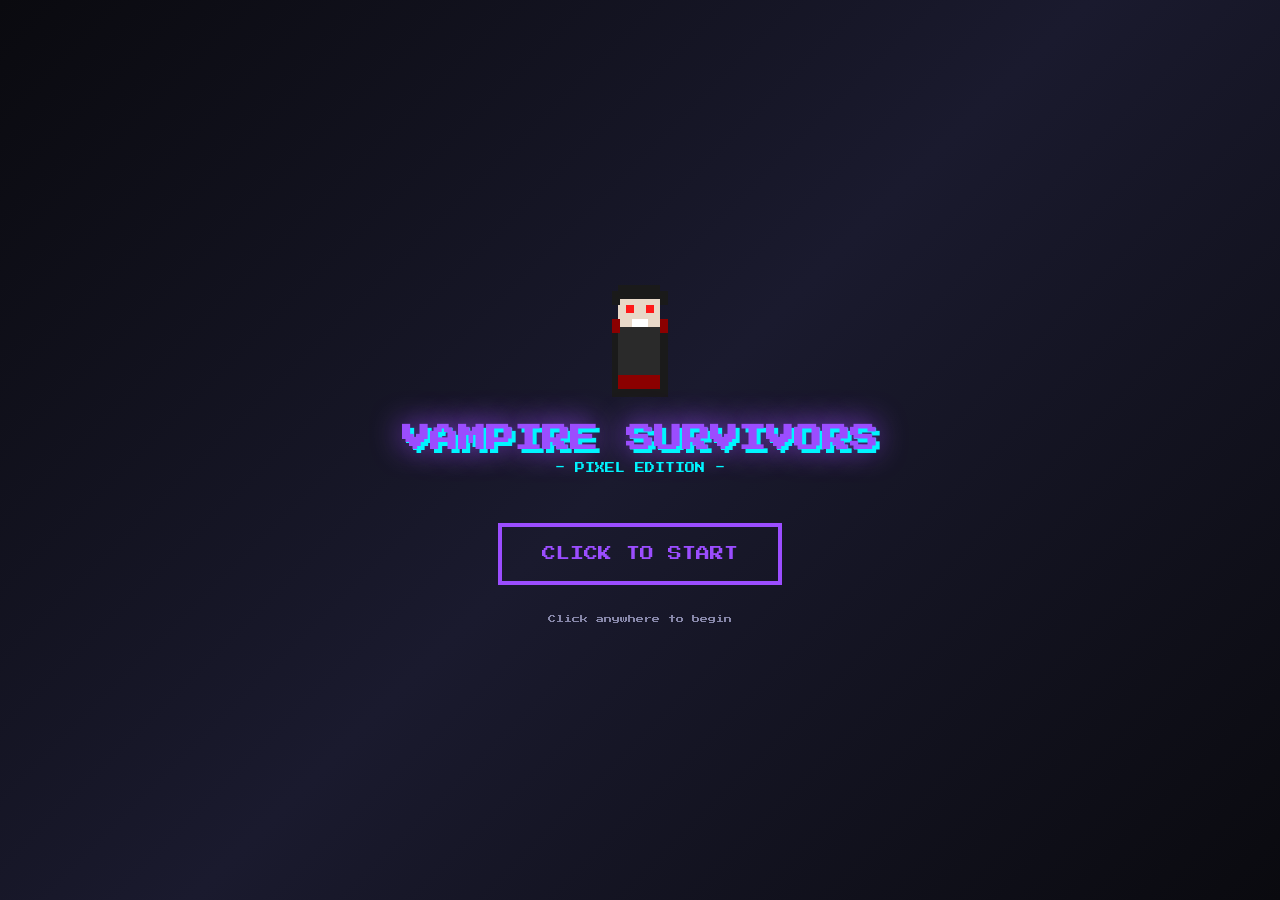
<file: vampire-survivors/index.html>
<!DOCTYPE html>
<html lang="zh-CN">
<head>
    <meta charset="UTF-8">
    <meta name="viewport" content="width=device-width, initial-scale=1.0, user-scalable=no">
    <title>Vampire Survivors - Pixel Edition</title>
    <style>
        @import url('https://fonts.googleapis.com/css2?family=Press+Start+2P&display=swap');

        * {
            margin: 0;
            padding: 0;
            box-sizing: border-box;
        }

        :root {
            --bg-dark: #0a0a0f;
            --bg-card: #12121a;
            --accent-purple: #9b4dff;
            --accent-cyan: #00f5ff;
            --accent-pink: #ff4da6;
            --accent-red: #ff3333;
            --accent-green: #33ff66;
            --accent-orange: #ff6b35;
            --text-primary: #ffffff;
            --text-secondary: #8888aa;
        }

        body {
            background: var(--bg-dark);
            min-height: 100vh;
            font-family: 'Press Start 2P', cursive;
            color: var(--text-primary);
            overflow: hidden;
            display: flex;
            justify-content: center;
            align-items: center;
        }

        /* CRT Scanline Effect */
        body::before {
            content: '';
            position: fixed;
            top: 0;
            left: 0;
            width: 100%;
            height: 100%;
            background: repeating-linear-gradient(
                0deg,
                transparent,
                transparent 2px,
                rgba(0, 0, 0, 0.15) 2px,
                rgba(0, 0, 0, 0.15) 4px
            );
            pointer-events: none;
            z-index: 1000;
        }

        /* CRT vignette */
        body::after {
            content: '';
            position: fixed;
            top: 0;
            left: 0;
            width: 100%;
            height: 100%;
            background: radial-gradient(ellipse at center, transparent 0%, rgba(0,0,0,0.4) 100%);
            pointer-events: none;
            z-index: 999;
        }

        #gameContainer {
            position: relative;
        }

        #gameCanvas {
            display: block;
            image-rendering: pixelated;
            image-rendering: crisp-edges;
            border: 4px solid var(--accent-purple);
            box-shadow: 0 0 30px rgba(155, 77, 255, 0.5), inset 0 0 60px rgba(0,0,0,0.3);
        }

        /* HUD */
        #hud {
            position: absolute;
            top: 10px;
            left: 10px;
            right: 10px;
            display: flex;
            justify-content: space-between;
            align-items: flex-start;
            pointer-events: none;
            z-index: 10;
        }

        .hud-left, .hud-right {
            background: rgba(10, 10, 15, 0.9);
            padding: 10px;
            border: 2px solid var(--accent-purple);
            box-shadow: 0 0 10px rgba(155, 77, 255, 0.3);
        }

        .stat {
            font-size: 10px;
            margin-bottom: 8px;
            display: flex;
            align-items: center;
            gap: 8px;
        }

        .stat-label {
            color: var(--text-secondary);
            min-width: 60px;
        }

        .stat-value {
            color: var(--accent-cyan);
        }

        .bar-container {
            width: 100px;
            height: 12px;
            background: var(--bg-dark);
            border: 2px solid var(--accent-purple);
            position: relative;
        }

        .bar-fill {
            height: 100%;
            transition: width 0.2s;
        }

        .health-bar .bar-fill {
            background: linear-gradient(90deg, var(--accent-red), #ff6666);
        }

        .xp-bar .bar-fill {
            background: linear-gradient(90deg, #00cc66, #33ff66);
        }

        .bar-text {
            position: absolute;
            top: 50%;
            left: 50%;
            transform: translate(-50%, -50%);
            font-size: 6px;
            color: white;
            text-shadow: 1px 1px 0 black;
        }

        /* Level Up Modal */
        #levelUpModal {
            display: none;
            position: fixed;
            top: 0;
            left: 0;
            width: 100%;
            height: 100%;
            background: rgba(0, 0, 0, 0.8);
            justify-content: center;
            align-items: center;
            z-index: 100;
        }

        .modal-content {
            background: var(--bg-card);
            border: 4px solid var(--accent-cyan);
            padding: 30px;
            text-align: center;
            max-width: 500px;
            box-shadow: 0 0 40px rgba(0, 245, 255, 0.5);
        }

        .modal-title {
            font-size: 16px;
            color: var(--accent-cyan);
            margin-bottom: 20px;
            text-shadow: 0 0 10px var(--accent-cyan);
        }

        .skill-options {
            display: flex;
            flex-direction: column;
            gap: 15px;
        }

        .skill-btn {
            background: var(--bg-dark);
            border: 3px solid var(--accent-purple);
            color: var(--text-primary);
            font-family: 'Press Start 2P', cursive;
            font-size: 10px;
            padding: 15px 20px;
            cursor: pointer;
            transition: all 0.2s;
            text-align: left;
            display: flex;
            align-items: center;
            gap: 15px;
        }

        .skill-btn:hover {
            background: var(--accent-purple);
            transform: scale(1.02);
            box-shadow: 0 0 20px var(--accent-purple);
        }

        .skill-icon {
            width: 32px;
            height: 32px;
            image-rendering: pixelated;
        }

        .skill-info {
            flex: 1;
        }

        .skill-name {
            color: var(--accent-cyan);
            margin-bottom: 5px;
        }

        .skill-desc {
            color: var(--text-secondary);
            font-size: 8px;
        }

        /* Game Over Modal */
        #gameOverModal {
            display: none;
            position: fixed;
            top: 0;
            left: 0;
            width: 100%;
            height: 100%;
            background: rgba(0, 0, 0, 0.9);
            justify-content: center;
            align-items: center;
            z-index: 100;
        }

        .game-over-content {
            background: var(--bg-card);
            border: 4px solid var(--accent-red);
            padding: 40px;
            text-align: center;
            box-shadow: 0 0 40px rgba(255, 51, 51, 0.5);
        }

        .game-over-title {
            font-size: 24px;
            color: var(--accent-red);
            margin-bottom: 30px;
            text-shadow: 0 0 20px var(--accent-red);
            animation: pulse 1s infinite;
        }

        @keyframes pulse {
            0%, 100% { opacity: 1; }
            50% { opacity: 0.5; }
        }

        .final-stats {
            margin-bottom: 30px;
        }

        .final-stat {
            font-size: 12px;
            margin: 10px 0;
        }

        .restart-btn {
            background: linear-gradient(135deg, var(--accent-purple), var(--accent-pink));
            color: var(--text-primary);
            font-family: 'Press Start 2P', cursive;
            font-size: 12px;
            padding: 15px 30px;
            border: none;
            cursor: pointer;
            transition: all 0.2s;
        }

        .restart-btn:hover {
            transform: scale(1.1);
            box-shadow: 0 0 30px var(--accent-purple);
        }

        /* Click to Start Splash */
        #clickSplash {
            position: fixed;
            top: 0;
            left: 0;
            width: 100%;
            height: 100%;
            background: linear-gradient(135deg, #0a0a0f 0%, #1a1a2e 50%, #0a0a0f 100%);
            display: flex;
            flex-direction: column;
            justify-content: center;
            align-items: center;
            z-index: 9999;
            cursor: pointer;
            transition: opacity 0.5s ease;
        }

        #clickSplash.hidden {
            opacity: 0;
            pointer-events: none;
        }

        .splash-content {
            text-align: center;
        }

        .splash-title {
            font-size: 28px;
            color: var(--accent-purple);
            text-shadow: 4px 4px 0 var(--accent-cyan), 0 0 30px var(--accent-purple);
            margin-bottom: 10px;
            animation: splashPulse 2s infinite;
        }

        @keyframes splashPulse {
            0%, 100% { text-shadow: 4px 4px 0 var(--accent-cyan), 0 0 30px var(--accent-purple); }
            50% { text-shadow: -4px -4px 0 var(--accent-cyan), 0 0 50px var(--accent-pink); }
        }

        .splash-subtitle {
            font-size: 10px;
            color: var(--accent-cyan);
            margin-bottom: 50px;
        }

        .splash-btn {
            font-family: 'Press Start 2P', cursive;
            font-size: 14px;
            padding: 20px 40px;
            background: transparent;
            border: 4px solid var(--accent-purple);
            color: var(--accent-purple);
            cursor: pointer;
            transition: all 0.2s;
            animation: btnBlink 1s infinite;
        }

        @keyframes btnBlink {
            0%, 100% { opacity: 1; box-shadow: 0 0 20px var(--accent-purple); }
            50% { opacity: 0.7; box-shadow: 0 0 40px var(--accent-purple); }
        }

        .splash-btn:hover {
            background: var(--accent-purple);
            color: #000;
            box-shadow: 0 0 50px var(--accent-purple);
        }

        .splash-hint {
            font-size: 8px;
            color: var(--text-secondary);
            margin-top: 30px;
            animation: hintFade 2s infinite;
        }

        @keyframes hintFade {
            0%, 100% { opacity: 0.5; }
            50% { opacity: 1; }
        }

        /* Start Screen */
        #startScreen {
            position: fixed;
            top: 0;
            left: 0;
            width: 100%;
            height: 100%;
            background: var(--bg-dark);
            display: flex;
            flex-direction: column;
            justify-content: center;
            align-items: center;
            z-index: 200;
        }

        .start-title {
            font-size: 24px;
            color: var(--accent-purple);
            text-shadow: 4px 4px 0 var(--accent-cyan), 0 0 30px var(--accent-purple);
            margin-bottom: 10px;
            animation: titlePulse 2s infinite;
        }

        @keyframes titlePulse {
            0%, 100% { text-shadow: 4px 4px 0 var(--accent-cyan), 0 0 30px var(--accent-purple); }
            50% { text-shadow: -4px -4px 0 var(--accent-cyan), 0 0 50px var(--accent-pink); }
        }

        .start-subtitle {
            font-size: 10px;
            color: var(--text-secondary);
            margin-bottom: 40px;
        }

        .start-btn {
            background: linear-gradient(135deg, var(--accent-purple), var(--accent-pink));
            color: var(--text-primary);
            font-family: 'Press Start 2P', cursive;
            font-size: 14px;
            padding: 20px 40px;
            border: none;
            cursor: pointer;
            transition: all 0.2s;
            animation: btnBounce 1s infinite;
        }

        @keyframes btnBounce {
            0%, 100% { transform: translateY(0); }
            50% { transform: translateY(-5px); }
        }

        .start-btn:hover {
            box-shadow: 0 0 40px var(--accent-purple);
        }

        .controls-info {
            margin-top: 40px;
            font-size: 8px;
            color: var(--text-secondary);
            text-align: center;
            line-height: 2;
        }

        .enemy-preview {
            margin-top: 30px;
            font-size: 10px;
            color: var(--accent-cyan);
            display: flex;
            gap: 20px;
            justify-content: center;
        }

        /* Audio Controls */
        #audioControls {
            position: absolute;
            bottom: 10px;
            right: 10px;
            display: flex;
            align-items: center;
            gap: 10px;
            background: rgba(10, 10, 15, 0.8);
            padding: 8px 12px;
            border: 2px solid var(--accent-purple);
            z-index: 10;
        }

        .audio-btn {
            background: var(--bg-dark);
            border: 2px solid var(--accent-cyan);
            color: var(--accent-cyan);
            font-family: 'Press Start 2P', cursive;
            font-size: 10px;
            padding: 5px 10px;
            cursor: pointer;
            transition: all 0.2s;
        }

        .audio-btn:hover {
            background: var(--accent-cyan);
            color: var(--bg-dark);
        }

        .audio-btn.muted {
            border-color: var(--accent-red);
            color: var(--accent-red);
        }

        .volume-slider {
            width: 60px;
            height: 8px;
            -webkit-appearance: none;
            background: var(--bg-dark);
            border: 2px solid var(--accent-purple);
            cursor: pointer;
        }

        .volume-slider::-webkit-slider-thumb {
            -webkit-appearance: none;
            width: 12px;
            height: 12px;
            background: var(--accent-cyan);
            cursor: pointer;
        }

        #startPixelCanvas {
            margin-bottom: 20px;
        }
    </style>
</head>
<body>
    <!-- Click to Start Splash Screen -->
    <div id="clickSplash">
        <div class="splash-content">
            <canvas id="splashPixelCanvas" width="64" height="64" style="width: 128px; height: 128px; image-rendering: pixelated; margin-bottom: 20px;"></canvas>
            <h1 class="splash-title">VAMPIRE SURVIVORS</h1>
            <p class="splash-subtitle">- PIXEL EDITION -</p>
            <button class="splash-btn" id="splashStartBtn">CLICK TO START</button>
            <div class="splash-hint">Click anywhere to begin</div>
        </div>
    </div>

    <div id="startScreen">
        <canvas id="startPixelCanvas" width="64" height="64" style="width: 128px; height: 128px; image-rendering: pixelated;"></canvas>
        <h1 class="start-title">VAMPIRE SURVIVORS</h1>
        <p class="start-subtitle">- PIXEL EDITION -</p>
        <button class="start-btn" onclick="startGame()">START GAME</button>
        <div class="controls-info">
            WASD or Arrow Keys - MOVE<br>
            Auto-Attack Nearest Enemy<br>
            Collect Gems to Level Up
        </div>
        <div class="enemy-preview">
            <span>BAT | SKELETON | ZOMBIE | GHOST | DEMON</span>
        </div>
    </div>

    <div id="gameContainer">
        <canvas id="gameCanvas"></canvas>
        <div id="hud">
            <div class="hud-left">
                <div class="stat">
                    <span class="stat-label">HP</span>
                    <div class="bar-container health-bar">
                        <div class="bar-fill" id="healthFill"></div>
                        <span class="bar-text" id="healthText">100/100</span>
                    </div>
                </div>
                <div class="stat">
                    <span class="stat-label">XP</span>
                    <div class="bar-container xp-bar">
                        <div class="bar-fill" id="xpFill"></div>
                        <span class="bar-text" id="xpText">0/10</span>
                    </div>
                </div>
            </div>
            <div class="hud-right">
                <div class="stat">
                    <span class="stat-label">LV</span>
                    <span class="stat-value" id="levelValue">1</span>
                </div>
                <div class="stat">
                    <span class="stat-label">KILLS</span>
                    <span class="stat-value" id="killCount">0</span>
                </div>
            </div>
        </div>
        <div id="audioControls">
            <button class="audio-btn" id="muteBtn" onclick="toggleMute()">SOUND</button>
            <input type="range" class="volume-slider" id="volumeSlider" min="0" max="100" value="50" onchange="setVolume(this.value)">
        </div>
    </div>

    <div id="levelUpModal">
        <div class="modal-content">
            <h2 class="modal-title">LEVEL UP!</h2>
            <div class="skill-options" id="skillOptions"></div>
        </div>
    </div>

    <div id="gameOverModal">
        <div class="game-over-content">
            <h2 class="game-over-title">GAME OVER</h2>
            <div class="final-stats">
                <p class="final-stat">Level: <span id="finalLevel">1</span></p>
                <p class="final-stat">Kills: <span id="finalKills">0</span></p>
                <p class="final-stat">Time: <span id="finalTime">0:00</span></p>
            </div>
            <button class="restart-btn" onclick="restartGame()">TRY AGAIN</button>
        </div>
    </div>

    <script>
        // ============ 8-BIT AUDIO SYSTEM ============
        const audio = {
            ctx: null,
            masterGain: null,
            muted: false,
            volume: 0.5,
            bgmOsc: null,
            bgmGain: null,
            bgmPlaying: false,

            init() {
                if (this.ctx) return;
                this.ctx = new (window.AudioContext || window.webkitAudioContext)();
                this.masterGain = this.ctx.createGain();
                this.masterGain.connect(this.ctx.destination);
                this.masterGain.gain.value = this.volume;
            },

            playTone(freq, duration, type = 'square', volume = 0.3) {
                if (!this.ctx || this.muted) return;
                const osc = this.ctx.createOscillator();
                const gain = this.ctx.createGain();
                osc.type = type;
                osc.frequency.value = freq;
                gain.gain.value = volume;
                gain.gain.exponentialRampToValueAtTime(0.01, this.ctx.currentTime + duration);
                osc.connect(gain);
                gain.connect(this.masterGain);
                osc.start();
                osc.stop(this.ctx.currentTime + duration);
            },

            playAttack() {
                this.playTone(880, 0.05, 'square', 0.2);
                setTimeout(() => this.playTone(440, 0.05, 'square', 0.15), 30);
            },

            playHurt() {
                this.playTone(200, 0.1, 'sawtooth', 0.3);
                this.playTone(150, 0.15, 'square', 0.2);
            },

            playEnemyDeath() {
                this.playTone(600, 0.05, 'square', 0.2);
                setTimeout(() => this.playTone(800, 0.05, 'square', 0.2), 50);
                setTimeout(() => this.playTone(400, 0.1, 'square', 0.15), 100);
            },

            playCollect() {
                this.playTone(523, 0.08, 'square', 0.2);
                setTimeout(() => this.playTone(659, 0.08, 'square', 0.2), 80);
                setTimeout(() => this.playTone(784, 0.1, 'square', 0.15), 160);
            },

            playLevelUp() {
                const notes = [523, 659, 784, 1047];
                notes.forEach((n, i) => setTimeout(() => this.playTone(n, 0.15, 'square', 0.25), i * 100));
            },

            playGameOver() {
                const notes = [392, 349, 330, 262];
                notes.forEach((n, i) => setTimeout(() => this.playTone(n, 0.2, 'sawtooth', 0.3), i * 150));
            },

            playClick() {
                this.playTone(1000, 0.05, 'square', 0.2);
            },

            playBGM() {
                if (!this.ctx || this.bgmPlaying) return;
                this.bgmPlaying = true;

                const playBassLine = () => {
                    if (!this.bgmPlaying || this.muted) return;
                    const bassNotes = [110, 110, 146.83, 130.81, 110, 98, 110, 146.83];
                    let time = 0;
                    bassNotes.forEach(note => {
                        setTimeout(() => {
                            if (!this.bgmPlaying || this.muted) return;
                            const osc = this.ctx.createOscillator();
                            const gain = this.ctx.createGain();
                            osc.type = 'triangle';
                            osc.frequency.value = note;
                            gain.gain.value = 0.08;
                            gain.gain.exponentialRampToValueAtTime(0.01, this.ctx.currentTime + 0.2);
                            osc.connect(gain);
                            gain.connect(this.masterGain);
                            osc.start();
                            osc.stop(this.ctx.currentTime + 0.25);
                        }, time);
                        time += 300;
                    });
                    if (this.bgmPlaying) setTimeout(playBassLine, 2400);
                };
                playBassLine();
            },

            stopBGM() {
                this.bgmPlaying = false;
            },

            setVolume(v) {
                this.volume = v / 100;
                if (this.masterGain) this.masterGain.gain.value = this.volume;
            },

            toggleMute() {
                this.muted = !this.muted;
                document.getElementById('muteBtn').classList.toggle('muted', this.muted);
                document.getElementById('muteBtn').textContent = this.muted ? 'MUTED' : 'SOUND';
            }
        };

        function toggleMute() { audio.toggleMute(); }
        function setVolume(v) { audio.setVolume(v); }

        // ============ PIXEL ART DRAWING FUNCTIONS ============

        function drawPixelVampire(ctx, x, y, size) {
            const p = size / 16; // pixel size
            ctx.save();
            ctx.translate(x - size/2, y - size/2);

            // Cape (black with red interior)
            ctx.fillStyle = '#1a1a1a';
            drawPixelRect(ctx, 4*p, 6*p, 8*p, 10*p);
            ctx.fillStyle = '#8b0000';
            drawPixelRect(ctx, 5*p, 7*p, 6*p, 8*p);

            // Body
            ctx.fillStyle = '#2a2a2a';
            drawPixelRect(ctx, 5*p, 5*p, 6*p, 8*p);

            // Head (pale skin)
            ctx.fillStyle = '#e8d8c8';
            drawPixelRect(ctx, 5*p, 1*p, 6*p, 5*p);

            // Hair (black, slicked back)
            ctx.fillStyle = '#1a1a1a';
            drawPixelRect(ctx, 5*p, 0, 6*p, 2*p);
            drawPixelRect(ctx, 4*p, 1*p, 1*p, 2*p);
            drawPixelRect(ctx, 11*p, 1*p, 1*p, 2*p);

            // Eyes (glowing red)
            ctx.fillStyle = '#ff0000';
            drawPixelRect(ctx, 6*p, 3*p, 1*p, 1*p);
            drawPixelRect(ctx, 9*p, 3*p, 1*p, 1*p);
            ctx.fillStyle = '#ff6666';
            ctx.globalAlpha = 0.5 + Math.sin(Date.now() / 100) * 0.3;
            drawPixelRect(ctx, 6*p, 3*p, 1*p, 1*p);
            drawPixelRect(ctx, 9*p, 3*p, 1*p, 1*p);
            ctx.globalAlpha = 1;

            // Fangs
            ctx.fillStyle = '#ffffff';
            drawPixelRect(ctx, 7*p, 5*p, 1*p, 1*p);
            drawPixelRect(ctx, 8*p, 5*p, 1*p, 1*p);

            // Collar
            ctx.fillStyle = '#8b0000';
            drawPixelRect(ctx, 4*p, 5*p, 1*p, 2*p);
            drawPixelRect(ctx, 11*p, 5*p, 1*p, 2*p);

            ctx.restore();
        }

        function drawPixelBat(ctx, x, y, size, time) {
            const p = size / 16;
            ctx.save();
            ctx.translate(x - size/2, y - size/2);

            const wingOffset = Math.sin(time / 100) * 2 * p;

            // Wings (spread, animated)
            ctx.fillStyle = '#1a1a1a';
            // Left wing
            drawPixelRect(ctx, 0, 4*p + wingOffset, 6*p, 4*p);
            drawPixelRect(ctx, 0, 8*p + wingOffset, 4*p, 2*p);
            // Right wing
            drawPixelRect(ctx, 10*p, 4*p - wingOffset, 6*p, 4*p);
            drawPixelRect(ctx, 12*p, 8*p - wingOffset, 4*p, 2*p);

            // Body
            ctx.fillStyle = '#2d2d2d';
            drawPixelRect(ctx, 6*p, 4*p, 4*p, 8*p);

            // Head
            ctx.fillStyle = '#1a1a1a';
            drawPixelRect(ctx, 6*p, 2*p, 4*p, 4*p);

            // Ears
            drawPixelRect(ctx, 6*p, 0, 1*p, 2*p);
            drawPixelRect(ctx, 9*p, 0, 1*p, 2*p);

            // Eyes (red glow)
            ctx.fillStyle = '#ff3333';
            drawPixelRect(ctx, 7*p, 3*p, 1*p, 1*p);
            drawPixelRect(ctx, 8*p, 3*p, 1*p, 1*p);

            ctx.restore();
        }

        function drawPixelSkeleton(ctx, x, y, size) {
            const p = size / 16;
            ctx.save();
            ctx.translate(x - size/2, y - size/2);

            // Skull
            ctx.fillStyle = '#f0f0e0';
            drawPixelRect(ctx, 4*p, 0, 8*p, 8*p);

            // Eye sockets (dark)
            ctx.fillStyle = '#1a1a1a';
            drawPixelRect(ctx, 5*p, 2*p, 2*p, 2*p);
            drawPixelRect(ctx, 9*p, 2*p, 2*p, 2*p);

            // Glowing eyes
            ctx.fillStyle = '#00ff66';
            drawPixelRect(ctx, 5.5*p, 2.5*p, 1*p, 1*p);
            drawPixelRect(ctx, 9.5*p, 2.5*p, 1*p, 1*p);

            // Nose hole
            ctx.fillStyle = '#1a1a1a';
            drawPixelRect(ctx, 7*p, 4*p, 2*p, 2*p);

            // Teeth
            drawPixelRect(ctx, 5*p, 6*p, 6*p, 2*p);

            // Spine
            ctx.fillStyle = '#f0f0e0';
            drawPixelRect(ctx, 7*p, 8*p, 2*p, 6*p);

            // Ribs
            drawPixelRect(ctx, 4*p, 9*p, 8*p, 1*p);
            drawPixelRect(ctx, 5*p, 11*p, 6*p, 1*p);
            drawPixelRect(ctx, 6*p, 13*p, 4*p, 1*p);

            // Arms
            drawPixelRect(ctx, 2*p, 9*p, 2*p, 1*p);
            drawPixelRect(ctx, 12*p, 9*p, 2*p, 1*p);

            ctx.restore();
        }

        function drawPixelZombie(ctx, x, y, size) {
            const p = size / 16;
            ctx.save();
            ctx.translate(x - size/2, y - size/2);

            // Body (tattered clothes)
            ctx.fillStyle = '#4a4a3a';
            drawPixelRect(ctx, 5*p, 7*p, 6*p, 8*p);

            // Head (green skin)
            ctx.fillStyle = '#5a8a5a';
            drawPixelRect(ctx, 4*p, 1*p, 8*p, 7*p);

            // Hair (patchy)
            ctx.fillStyle = '#2a2a2a';
            drawPixelRect(ctx, 4*p, 0, 4*p, 2*p);
            drawPixelRect(ctx, 10*p, 1*p, 2*p, 1*p);

            // Eyes (one normal, one dead)
            ctx.fillStyle = '#ffff00';
            drawPixelRect(ctx, 5*p, 3*p, 2*p, 2*p);
            ctx.fillStyle = '#888888';
            drawPixelRect(ctx, 9*p, 3*p, 2*p, 2*p);

            // Pupils
            ctx.fillStyle = '#000000';
            drawPixelRect(ctx, 6*p, 3.5*p, 1*p, 1*p);

            // Mouth
            ctx.fillStyle = '#3a2a2a';
            drawPixelRect(ctx, 6*p, 5*p, 4*p, 2*p);

            // Teeth
            ctx.fillStyle = '#d8d8c8';
            drawPixelRect(ctx, 7*p, 5*p, 1*p, 1*p);
            drawPixelRect(ctx, 9*p, 5*p, 1*p, 1*p);

            // Torn clothes details
            ctx.fillStyle = '#3a3a2a';
            drawPixelRect(ctx, 5*p, 9*p, 2*p, 2*p);
            drawPixelRect(ctx, 10*p, 11*p, 1*p, 3*p);

            // Arms
            ctx.fillStyle = '#5a8a5a';
            drawPixelRect(ctx, 3*p, 8*p, 2*p, 4*p);
            drawPixelRect(ctx, 11*p, 8*p, 2*p, 4*p);

            ctx.restore();
        }

        function drawPixelGhost(ctx, x, y, size, time) {
            const p = size / 16;
            ctx.save();
            ctx.translate(x - size/2, y - size/2);

            const floatOffset = Math.sin(time / 200) * 2 * p;

            // Ghost body (semi-transparent)
            ctx.fillStyle = 'rgba(220, 220, 255, 0.7)';
            drawPixelRect(ctx, 3*p, 0 + floatOffset, 10*p, 12*p);

            // Wavy bottom
            drawPixelRect(ctx, 3*p, 12*p + floatOffset, 2*p, 2*p);
            drawPixelRect(ctx, 6*p, 12*p + floatOffset, 2*p, 2*p);
            drawPixelRect(ctx, 9*p, 12*p + floatOffset, 2*p, 2*p);
            drawPixelRect(ctx, 4*p, 14*p + floatOffset, 2*p, 1*p);
            drawPixelRect(ctx, 10*p, 14*p + floatOffset, 2*p, 1*p);

            // Eyes (hollow)
            ctx.fillStyle = '#1a1a2a';
            drawPixelRect(ctx, 5*p, 4*p + floatOffset, 2*p, 3*p);
            drawPixelRect(ctx, 9*p, 4*p + floatOffset, 2*p, 3*p);

            // Eye glow
            ctx.fillStyle = 'rgba(100, 150, 255, 0.5)';
            drawPixelRect(ctx, 5.5*p, 5*p + floatOffset, 1*p, 1*p);
            drawPixelRect(ctx, 9.5*p, 5*p + floatOffset, 1*p, 1*p);

            // Mouth
            ctx.fillStyle = '#1a1a2a';
            drawPixelRect(ctx, 7*p, 9*p + floatOffset, 2*p, 2*p);

            ctx.restore();
        }

        function drawPixelDemon(ctx, x, y, size, time) {
            const p = size / 16;
            ctx.save();
            ctx.translate(x - size/2, y - size/2);

            // Wings
            ctx.fillStyle = '#660000';
            drawPixelRect(ctx, 0, 4*p, 4*p, 8*p);
            drawPixelRect(ctx, 12*p, 4*p, 4*p, 8*p);

            // Body
            ctx.fillStyle = '#8b0000';
            drawPixelRect(ctx, 4*p, 6*p, 8*p, 10*p);

            // Head
            ctx.fillStyle = '#cc0000';
            drawPixelRect(ctx, 5*p, 1*p, 6*p, 6*p);

            // Horns
            ctx.fillStyle = '#4a0000';
            drawPixelRect(ctx, 4*p, 0, 2*p, 3*p);
            drawPixelRect(ctx, 10*p, 0, 2*p, 3*p);

            // Eyes (glowing yellow)
            ctx.fillStyle = '#ffff00';
            drawPixelRect(ctx, 6*p, 3*p, 2*p, 2*p);
            drawPixelRect(ctx, 9*p, 3*p, 2*p, 2*p);

            // Pupils
            ctx.fillStyle = '#000000';
            drawPixelRect(ctx, 7*p, 3.5*p, 1*p, 1*p);
            drawPixelRect(ctx, 10*p, 3.5*p, 1*p, 1*p);

            // Evil grin
            ctx.fillStyle = '#ffffff';
            drawPixelRect(ctx, 6*p, 5*p, 5*p, 1*p);

            // Fangs
            ctx.fillStyle = '#ffffff';
            drawPixelRect(ctx, 6*p, 6*p, 1*p, 1*p);
            drawPixelRect(ctx, 10*p, 6*p, 1*p, 1*p);

            // Fire glow effect
            ctx.fillStyle = `rgba(255, 100, 0, ${0.3 + Math.sin(time / 100) * 0.2})`;
            drawPixelRect(ctx, 5*p, 1*p, 6*p, 15*p);

            ctx.restore();
        }

        function drawPixelGem(ctx, x, y, size, time) {
            const p = size / 8;
            ctx.save();
            ctx.translate(x - size/2, y - size/2);

            // Gem shape (diamond)
            const pulse = 0.8 + Math.sin(time / 150) * 0.2;

            // Outer glow
            ctx.fillStyle = `rgba(0, 255, 150, ${0.3 * pulse})`;
            drawPixelRect(ctx, 0, 2*p, 8*p, 4*p);

            // Main gem
            ctx.fillStyle = '#00ff99';
            drawPixelRect(ctx, 2*p, 0, 4*p, 2*p); // top
            drawPixelRect(ctx, 1*p, 2*p, 6*p, 4*p); // middle
            drawPixelRect(ctx, 2*p, 6*p, 4*p, 2*p); // bottom

            // Highlight
            ctx.fillStyle = '#99ffcc';
            drawPixelRect(ctx, 3*p, 2*p, 2*p, 2*p);

            // Shine effect
            ctx.fillStyle = '#ffffff';
            ctx.globalAlpha = pulse;
            drawPixelRect(ctx, 3*p, 1*p, 1*p, 1*p);
            ctx.globalAlpha = 1;

            ctx.restore();
        }

        function drawPixelRect(ctx, x, y, w, h) {
            ctx.fillRect(Math.floor(x), Math.floor(y), Math.ceil(w), Math.ceil(h));
        }

        // Draw splash/start screen vampire
        function drawSplashVampire(canvas) {
            const ctx = canvas.getContext('2d');
            ctx.clearRect(0, 0, 64, 64);
            drawPixelVampire(ctx, 32, 32, 56);
        }

        // ============ GAME CODE ============

        const CONFIG = {
            CANVAS_WIDTH: 800,
            CANVAS_HEIGHT: 600,
            PLAYER_SIZE: 24,
            PLAYER_SPEED: 4,
            INITIAL_HEALTH: 100,
            INITIAL_DAMAGE: 20,
            INITIAL_ATTACK_SPEED: 500,
            INITIAL_ATTACK_RANGE: 150,
            XP_BASE: 10,
            XP_MULTIPLIER: 1.5
        };

        let canvas, ctx;
        let gameRunning = false;
        let gamePaused = false;
        let gameStartTime;
        let player;
        let enemies = [];
        let projectiles = [];
        let xpGems = [];
        let particles = [];
        let memeEffects = [];
        let kills = 0;

        const keys = {};

        const SKILLS = [
            { name: 'DAMAGE UP', icon: 'sword', desc: '+20% Attack Damage', stat: 'damage', value: 0.2, type: 'multiply' },
            { name: 'ATK SPEED', icon: 'lightning', desc: '+15% Attack Speed', stat: 'attackSpeed', value: -0.15, type: 'multiply' },
            { name: 'RANGE UP', icon: 'target', desc: '+25% Attack Range', stat: 'attackRange', value: 0.25, type: 'multiply' },
            { name: 'MAX HP', icon: 'heart', desc: '+25 Max Health', stat: 'maxHealth', value: 25, type: 'add' },
            { name: 'SPEED UP', icon: 'boot', desc: '+10% Move Speed', stat: 'speed', value: 0.1, type: 'multiply' },
            { name: 'HEAL', icon: 'potion', desc: 'Restore 30 HP', stat: 'health', value: 30, type: 'add', max: 'maxHealth' }
        ];

        const ENEMY_TYPES = {
            bat: { draw: drawPixelBat, size: 20, speed: 2.5, health: 15, damage: 5, xp: 1 },
            skeleton: { draw: drawPixelSkeleton, size: 22, speed: 1.5, health: 30, damage: 10, xp: 2 },
            zombie: { draw: drawPixelZombie, size: 26, speed: 1, health: 50, damage: 15, xp: 3 },
            ghost: { draw: drawPixelGhost, size: 24, speed: 2, health: 20, damage: 8, xp: 2 },
            demon: { draw: drawPixelDemon, size: 32, speed: 1.2, health: 80, damage: 20, xp: 5 }
        };

        const MEME_DEATHS = ['RIP', 'GG', 'F', 'LOL', 'OOF', 'BRUH', 'NOOB', 'YEET', 'REKT', 'POG'];

        function init() {
            canvas = document.getElementById('gameCanvas');
            ctx = canvas.getContext('2d');
            canvas.width = CONFIG.CANVAS_WIDTH;
            canvas.height = CONFIG.CANVAS_HEIGHT;

            // Draw splash screen vampire
            const splashCanvas = document.getElementById('splashPixelCanvas');
            const startCanvas = document.getElementById('startPixelCanvas');
            drawSplashVampire(splashCanvas);
            drawSplashVampire(startCanvas);

            document.addEventListener('keydown', (e) => keys[e.key.toLowerCase()] = true);
            document.addEventListener('keyup', (e) => keys[e.key.toLowerCase()] = false);
        }

        function startGame() {
            document.getElementById('startScreen').style.display = 'none';
            audio.playClick();
            resetGame();
            gameRunning = true;
            gameStartTime = Date.now();
            requestAnimationFrame(gameLoop);
            setInterval(autoAttack, player.attackSpeed);
            setInterval(spawnEnemy, 1500);
        }

        function hideSplashAndInit() {
            const splash = document.getElementById('clickSplash');
            splash.classList.add('hidden');
            audio.init();
            audio.playBGM();
        }

        document.getElementById('clickSplash').addEventListener('click', hideSplashAndInit);
        document.getElementById('splashStartBtn').addEventListener('click', (e) => {
            e.stopPropagation();
            hideSplashAndInit();
        });

        document.addEventListener('keydown', (e) => {
            const splash = document.getElementById('clickSplash');
            if (!splash.classList.contains('hidden')) {
                hideSplashAndInit();
            }
        });

        function resetGame() {
            player = {
                x: CONFIG.CANVAS_WIDTH / 2,
                y: CONFIG.CANVAS_HEIGHT / 2,
                size: CONFIG.PLAYER_SIZE,
                health: CONFIG.INITIAL_HEALTH,
                maxHealth: CONFIG.INITIAL_HEALTH,
                damage: CONFIG.INITIAL_DAMAGE,
                attackSpeed: CONFIG.INITIAL_ATTACK_SPEED,
                attackRange: CONFIG.INITIAL_ATTACK_RANGE,
                speed: CONFIG.PLAYER_SPEED,
                xp: 0,
                xpToNext: CONFIG.XP_BASE,
                level: 1
            };
            enemies = [];
            projectiles = [];
            xpGems = [];
            particles = [];
            memeEffects = [];
            kills = 0;
            updateHUD();
        }

        function restartGame() {
            document.getElementById('gameOverModal').style.display = 'none';
            resetGame();
            gameRunning = true;
            gameStartTime = Date.now();
        }

        let lastTime = 0;
        function gameLoop(timestamp) {
            if (!gameRunning) return;

            const deltaTime = timestamp - lastTime;
            lastTime = timestamp;

            if (!gamePaused) {
                update(deltaTime);
                render();
            }

            requestAnimationFrame(gameLoop);
        }

        function update(deltaTime) {
            let dx = 0, dy = 0;
            if (keys['w'] || keys['arrowup']) dy -= 1;
            if (keys['s'] || keys['arrowdown']) dy += 1;
            if (keys['a'] || keys['arrowleft']) dx -= 1;
            if (keys['d'] || keys['arrowright']) dx += 1;

            if (dx !== 0 || dy !== 0) {
                const len = Math.sqrt(dx * dx + dy * dy);
                dx /= len;
                dy /= len;
                player.x += dx * player.speed;
                player.y += dy * player.speed;
            }

            player.x = Math.max(player.size, Math.min(CONFIG.CANVAS_WIDTH - player.size, player.x));
            player.y = Math.max(player.size, Math.min(CONFIG.CANVAS_HEIGHT - player.size, player.y));

            enemies.forEach(enemy => {
                const dx = player.x - enemy.x;
                const dy = player.y - enemy.y;
                const dist = Math.sqrt(dx * dx + dy * dy);
                if (dist > 0) {
                    enemy.x += (dx / dist) * enemy.speed;
                    enemy.y += (dy / dist) * enemy.speed;
                }

                if (dist < player.size + enemy.size / 2) {
                    player.health -= enemy.damage * 0.02;
                    audio.playHurt();
                    if (player.health <= 0) {
                        gameOver();
                    }
                }
            });

            projectiles.forEach((proj, i) => {
                proj.x += proj.vx;
                proj.y += proj.vy;
                proj.life--;

                enemies.forEach((enemy, j) => {
                    const dist = Math.sqrt((proj.x - enemy.x) ** 2 + (proj.y - enemy.y) ** 2);
                    if (dist < enemy.size / 2 + proj.size) {
                        enemy.health -= player.damage;
                        createParticles(proj.x, proj.y, '#ffff00', 3);
                        proj.life = 0;

                        if (enemy.health <= 0) {
                            audio.playEnemyDeath();
                            createParticles(enemy.x, enemy.y, '#ff3333', 10);
                            xpGems.push({ x: enemy.x, y: enemy.y, value: enemy.xp, size: 16 });
                            createMemeDeath(enemy.x, enemy.y);
                            enemies.splice(j, 1);
                            kills++;
                        }
                    }
                });

                if (proj.life <= 0) {
                    projectiles.splice(i, 1);
                }
            });

            xpGems.forEach((gem, i) => {
                const dist = Math.sqrt((player.x - gem.x) ** 2 + (player.y - gem.y) ** 2);
                if (dist < 60) {
                    const dx = player.x - gem.x;
                    const dy = player.y - gem.y;
                    gem.x += dx * 0.1;
                    gem.y += dy * 0.1;
                }
                if (dist < player.size + gem.size) {
                    player.xp += gem.value;
                    audio.playCollect();
                    xpGems.splice(i, 1);

                    if (player.xp >= player.xpToNext) {
                        levelUp();
                    }
                }
            });

            particles.forEach((p, i) => {
                p.x += p.vx;
                p.y += p.vy;
                p.life--;
                if (p.life <= 0) particles.splice(i, 1);
            });

            memeEffects.forEach((m, i) => {
                m.life--;
                m.y -= 1;
                if (m.life <= 0) memeEffects.splice(i, 1);
            });

            updateHUD();
        }

        function createMemeDeath(x, y) {
            const meme = MEME_DEATHS[Math.floor(Math.random() * MEME_DEATHS.length)];
            memeEffects.push({
                x: x,
                y: y,
                text: meme,
                life: 60,
                maxLife: 60
            });
        }

        function render() {
            ctx.fillStyle = '#0a0a0f';
            ctx.fillRect(0, 0, CONFIG.CANVAS_WIDTH, CONFIG.CANVAS_HEIGHT);

            // Draw grid
            ctx.strokeStyle = 'rgba(155, 77, 255, 0.1)';
            ctx.lineWidth = 1;
            for (let x = 0; x < CONFIG.CANVAS_WIDTH; x += 32) {
                ctx.beginPath();
                ctx.moveTo(x, 0);
                ctx.lineTo(x, CONFIG.CANVAS_HEIGHT);
                ctx.stroke();
            }
            for (let y = 0; y < CONFIG.CANVAS_HEIGHT; y += 32) {
                ctx.beginPath();
                ctx.moveTo(0, y);
                ctx.lineTo(CONFIG.CANVAS_WIDTH, y);
                ctx.stroke();
            }

            // Draw attack range indicator
            ctx.beginPath();
            ctx.arc(player.x, player.y, player.attackRange, 0, Math.PI * 2);
            ctx.strokeStyle = 'rgba(155, 77, 255, 0.2)';
            ctx.stroke();

            const time = Date.now();

            // Draw XP gems
            xpGems.forEach(gem => {
                drawPixelGem(ctx, gem.x, gem.y, gem.size, time);
            });

            // Draw enemies
            enemies.forEach(enemy => {
                enemy.draw(ctx, enemy.x, enemy.y, enemy.size, time);

                // Health bar
                const barWidth = enemy.size * 1.5;
                const healthPercent = enemy.health / enemy.maxHealth;
                ctx.fillStyle = '#333';
                ctx.fillRect(enemy.x - barWidth/2, enemy.y - enemy.size - 8, barWidth, 4);
                ctx.fillStyle = healthPercent > 0.5 ? '#33ff66' : healthPercent > 0.25 ? '#ffff00' : '#ff3333';
                ctx.fillRect(enemy.x - barWidth/2, enemy.y - enemy.size - 8, barWidth * healthPercent, 4);
            });

            // Draw projectiles
            projectiles.forEach(proj => {
                ctx.fillStyle = '#ffff00';
                ctx.shadowColor = '#ffff00';
                ctx.shadowBlur = 10;
                ctx.beginPath();
                ctx.arc(proj.x, proj.y, proj.size, 0, Math.PI * 2);
                ctx.fill();
                ctx.shadowBlur = 0;
            });

            // Draw particles
            particles.forEach(p => {
                ctx.fillStyle = p.color;
                ctx.globalAlpha = p.life / p.maxLife;
                ctx.fillRect(p.x - p.size/2, p.y - p.size/2, p.size, p.size);
            });
            ctx.globalAlpha = 1;

            // Draw player
            drawPixelVampire(ctx, player.x, player.y, player.size * 2, time);

            // Draw meme death effects
            ctx.font = '12px "Press Start 2P", cursive';
            ctx.fillStyle = '#ff3333';
            ctx.textAlign = 'center';
            ctx.shadowColor = '#ff0000';
            ctx.shadowBlur = 5;
            memeEffects.forEach(m => {
                ctx.globalAlpha = m.life / m.maxLife;
                ctx.fillText(m.text, m.x, m.y);
            });
            ctx.globalAlpha = 1;
            ctx.shadowBlur = 0;
        }

        function spawnEnemy() {
            if (!gameRunning || gamePaused) return;

            const elapsed = (Date.now() - gameStartTime) / 1000;
            const difficultyMod = Math.min(3, 1 + elapsed / 60);

            let type;
            const roll = Math.random();
            if (elapsed > 120 && roll < 0.1) type = 'demon';
            else if (elapsed > 60 && roll < 0.25) type = 'ghost';
            else if (roll < 0.4) type = 'zombie';
            else if (roll < 0.7) type = 'skeleton';
            else type = 'bat';

            const enemyDef = ENEMY_TYPES[type];

            const side = Math.floor(Math.random() * 4);
            let x, y;
            switch(side) {
                case 0: x = Math.random() * CONFIG.CANVAS_WIDTH; y = -20; break;
                case 1: x = CONFIG.CANVAS_WIDTH + 20; y = Math.random() * CONFIG.CANVAS_HEIGHT; break;
                case 2: x = Math.random() * CONFIG.CANVAS_WIDTH; y = CONFIG.CANVAS_HEIGHT + 20; break;
                case 3: x = -20; y = Math.random() * CONFIG.CANVAS_HEIGHT; break;
            }

            enemies.push({
                x, y,
                type,
                draw: enemyDef.draw,
                size: enemyDef.size,
                speed: enemyDef.speed * difficultyMod,
                health: enemyDef.health * difficultyMod,
                maxHealth: enemyDef.health * difficultyMod,
                damage: enemyDef.damage * difficultyMod,
                xp: enemyDef.xp
            });
        }

        function autoAttack() {
            if (!gameRunning || gamePaused) return;

            let nearestEnemy = null;
            let nearestDist = Infinity;

            enemies.forEach(enemy => {
                const dist = Math.sqrt((player.x - enemy.x) ** 2 + (player.y - enemy.y) ** 2);
                if (dist < player.attackRange && dist < nearestDist) {
                    nearestDist = dist;
                    nearestEnemy = enemy;
                }
            });

            if (nearestEnemy) {
                const angle = Math.atan2(nearestEnemy.y - player.y, nearestEnemy.x - player.x);
                projectiles.push({
                    x: player.x,
                    y: player.y,
                    vx: Math.cos(angle) * 8,
                    vy: Math.sin(angle) * 8,
                    size: 4,
                    life: 60
                });
                audio.playAttack();
            }
        }

        function createParticles(x, y, color, count) {
            for (let i = 0; i < count; i++) {
                particles.push({
                    x, y,
                    vx: (Math.random() - 0.5) * 4,
                    vy: (Math.random() - 0.5) * 4,
                    size: Math.random() * 4 + 2,
                    color,
                    life: 20 + Math.random() * 20,
                    maxLife: 40
                });
            }
        }

        function levelUp() {
            gamePaused = true;
            player.xp -= player.xpToNext;
            player.level++;
            player.xpToNext = Math.floor(CONFIG.XP_BASE * Math.pow(CONFIG.XP_MULTIPLIER, player.level - 1));
            audio.playLevelUp();

            const modal = document.getElementById('levelUpModal');
            const options = document.getElementById('skillOptions');
            options.innerHTML = '';

            const shuffled = [...SKILLS].sort(() => Math.random() - 0.5);
            const selected = shuffled.slice(0, 3);

            selected.forEach(skill => {
                const btn = document.createElement('button');
                btn.className = 'skill-btn';
                btn.innerHTML = `
                    <div class="skill-info">
                        <div class="skill-name">${skill.name}</div>
                        <div class="skill-desc">${skill.desc}</div>
                    </div>
                `;
                btn.onclick = () => applySkill(skill);
                options.appendChild(btn);
            });

            modal.style.display = 'flex';
        }

        function applySkill(skill) {
            if (skill.type === 'multiply') {
                player[skill.stat] *= (1 + skill.value);
            } else {
                if (skill.max) {
                    player[skill.stat] = Math.min(player[skill.max], player[skill.stat] + skill.value);
                } else {
                    player[skill.stat] += skill.value;
                }
            }

            document.getElementById('levelUpModal').style.display = 'none';
            gamePaused = false;

            if (skill.stat === 'attackSpeed') {
                clearInterval(autoAttackInterval);
                autoAttackInterval = setInterval(autoAttack, player.attackSpeed);
            }
        }

        let autoAttackInterval;

        function gameOver() {
            gameRunning = false;
            audio.stopBGM();
            audio.playGameOver();
            const elapsed = Math.floor((Date.now() - gameStartTime) / 1000);
            const minutes = Math.floor(elapsed / 60);
            const seconds = elapsed % 60;

            document.getElementById('finalLevel').textContent = player.level;
            document.getElementById('finalKills').textContent = kills;
            document.getElementById('finalTime').textContent = `${minutes}:${seconds.toString().padStart(2, '0')}`;
            document.getElementById('gameOverModal').style.display = 'flex';
        }

        function updateHUD() {
            const healthPercent = (player.health / player.maxHealth) * 100;
            document.getElementById('healthFill').style.width = healthPercent + '%';
            document.getElementById('healthText').textContent = `${Math.floor(player.health)}/${player.maxHealth}`;

            const xpPercent = (player.xp / player.xpToNext) * 100;
            document.getElementById('xpFill').style.width = xpPercent + '%';
            document.getElementById('xpText').textContent = `${player.xp}/${player.xpToNext}`;

            document.getElementById('levelValue').textContent = player.level;
            document.getElementById('killCount').textContent = kills;
        }

        init();
    </script>
</body>
</html>
</file>
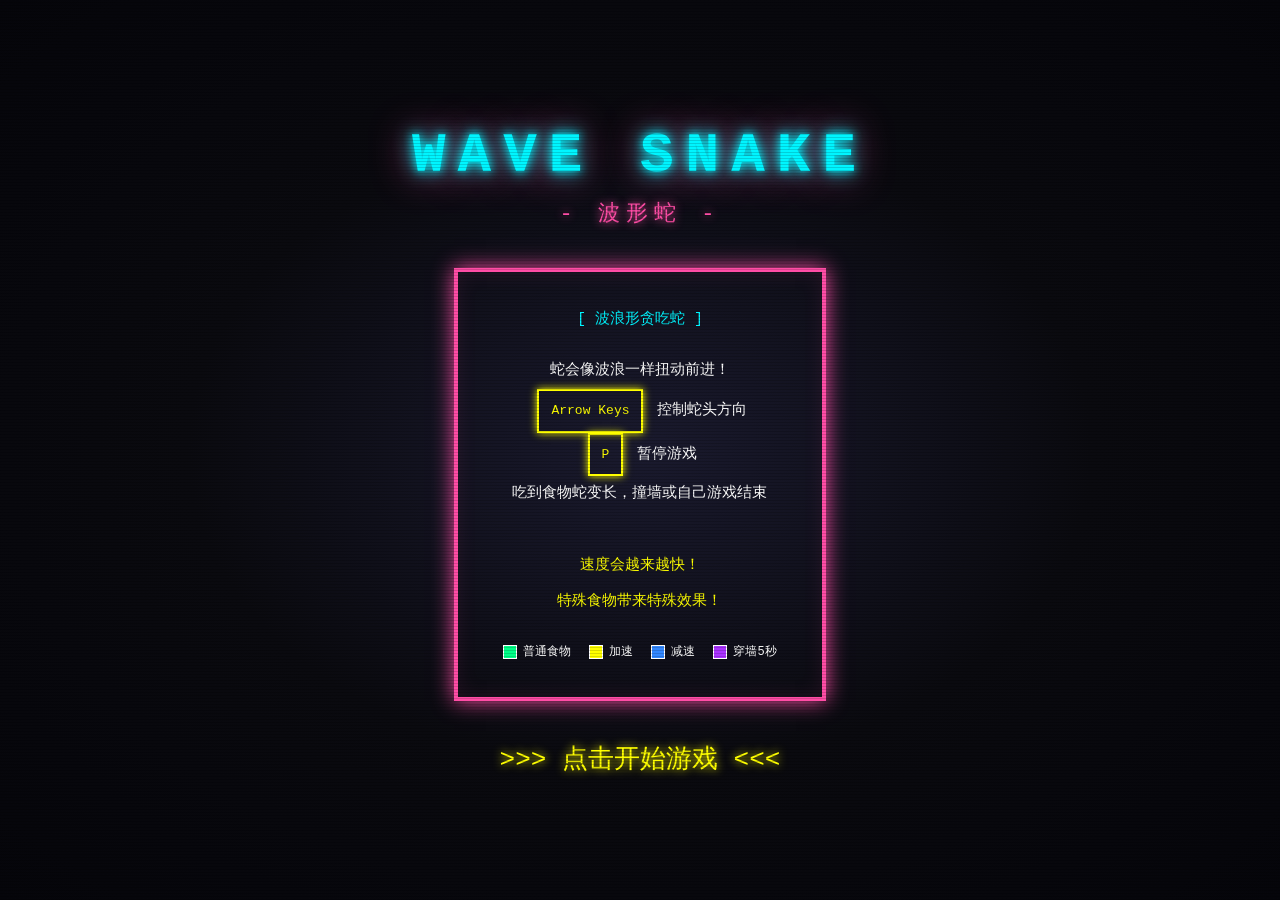
<file: wave-snake/index.html>
<!DOCTYPE html>
<html lang="zh-CN">
<head>
    <meta charset="UTF-8">
    <meta name="viewport" content="width=device-width, initial-scale=1.0, user-scalable=no">
    <title>WAVE SNAKE - 波形蛇</title>
    <style>
        * {
            margin: 0;
            padding: 0;
            box-sizing: border-box;
        }
        body {
            background: #0a0a0f;
            display: flex;
            justify-content: center;
            align-items: center;
            min-height: 100vh;
            font-family: 'Courier New', monospace;
            overflow: hidden;
        }
        #gameCanvas {
            border: 4px solid #00f5ff;
            image-rendering: pixelated;
            box-shadow: 0 0 30px #00f5ff, inset 0 0 20px rgba(0, 245, 255, 0.1);
        }
        /* CRT Scanline Effect */
        #crtOverlay {
            position: fixed;
            top: 0;
            left: 0;
            width: 100%;
            height: 100%;
            pointer-events: none;
            z-index: 100;
            background: repeating-linear-gradient(
                0deg,
                rgba(0, 0, 0, 0.15),
                rgba(0, 0, 0, 0.15) 1px,
                transparent 1px,
                transparent 3px
            );
        }
        #startScreen {
            position: absolute;
            top: 0;
            left: 0;
            width: 100%;
            height: 100%;
            background: radial-gradient(ellipse at center, #1a1a2e 0%, #0a0a0f 50%, #05050a 100%);
            display: flex;
            flex-direction: column;
            justify-content: center;
            align-items: center;
            z-index: 10;
        }
        #startScreen h1 {
            font-size: 56px;
            color: #00f5ff;
            text-shadow: 0 0 10px #00f5ff, 0 0 20px #00f5ff, 0 0 40px #ff4da6;
            animation: neonPulse 1.5s infinite;
            text-align: center;
            margin-bottom: 10px;
            letter-spacing: 12px;
        }
        #startScreen .subtitle {
            font-size: 22px;
            color: #ff4da6;
            text-shadow: 0 0 10px #ff4da6;
            margin-bottom: 40px;
            letter-spacing: 6px;
        }
        #startScreen .instructions {
            color: #fff;
            font-size: 15px;
            text-align: center;
            line-height: 2.4;
            max-width: 520px;
        }
        #startScreen .instructions .key {
            display: inline-block;
            padding: 4px 12px;
            border: 2px solid #ffff00;
            color: #ffff00;
            margin: 0 5px;
            box-shadow: 0 0 8px #ffff00;
            font-size: 13px;
        }
        #startScreen .click-hint {
            font-size: 26px;
            color: #ffff00;
            text-shadow: 0 0 10px #ffff00;
            animation: blink 1s infinite;
            margin-top: 40px;
        }
        @keyframes neonPulse {
            0%, 100% {
                transform: scale(1);
                text-shadow: 0 0 10px #00f5ff, 0 0 20px #00f5ff, 0 0 40px #ff4da6;
            }
            50% {
                transform: scale(1.02);
                text-shadow: 0 0 20px #00f5ff, 0 0 40px #00f5ff, 0 0 60px #ff4da6, 0 0 80px #ff4da6;
            }
        }
        @keyframes blink {
            0%, 50% { opacity: 1; }
            51%, 100% { opacity: 0.3; }
        }
        .pixel-border {
            padding: 30px 45px;
            border: 4px solid #ff4da6;
            box-shadow: 0 0 20px #ff4da6, inset 0 0 20px rgba(255, 77, 166, 0.1);
        }
        .legend {
            display: flex;
            justify-content: center;
            gap: 18px;
            margin-top: 18px;
            flex-wrap: wrap;
        }
        .legend-item {
            display: flex;
            align-items: center;
            gap: 6px;
            font-size: 12px;
        }
        .legend-color {
            width: 14px;
            height: 14px;
            border: 1px solid #fff;
        }
    </style>
</head>
<body>
    <div id="crtOverlay"></div>
    <div id="startScreen">
        <h1>WAVE SNAKE</h1>
        <div class="subtitle">- 波形蛇 -</div>
        <div class="pixel-border">
            <div class="instructions">
                <div style="color: #00f5ff; margin-bottom: 15px;">[ 波浪形贪吃蛇 ]</div>
                <div>蛇会像波浪一样扭动前进！</div>
                <div><span class="key">Arrow Keys</span> 控制蛇头方向</div>
                <div><span class="key">P</span> 暂停游戏</div>
                <div>吃到食物蛇变长，撞墙或自己游戏结束</div>
                <br>
                <div style="color: #ffff00;">
                    速度会越来越快！<br>
                    特殊食物带来特殊效果！
                </div>
                <div class="legend">
                    <div class="legend-item"><div class="legend-color" style="background: #00ff88;"></div> 普通食物</div>
                    <div class="legend-item"><div class="legend-color" style="background: #ffff00;"></div> 加速</div>
                    <div class="legend-item"><div class="legend-color" style="background: #3388ff;"></div> 减速</div>
                    <div class="legend-item"><div class="legend-color" style="background: #aa33ff;"></div> 穿墙5秒</div>
                </div>
            </div>
        </div>
        <div class="click-hint">>>> 点击开始游戏 <<<</div>
    </div>
    <canvas id="gameCanvas"></canvas>

    <script>
        // ==================== Constants ====================
        const COLORS = {
            bg: '#0a0a0f',
            bg2: '#1a1a2e',
            cyan: '#00f5ff',
            magenta: '#ff4da6',
            yellow: '#ffff00',
            green: '#00ff88',
            white: '#ffffff',
            red: '#ff3333',
            blue: '#3388ff',
            purple: '#aa33ff',
            grid: '#1a1a2e'
        };

        const CANVAS_WIDTH = 800;
        const CANVAS_HEIGHT = 600;
        const GRID_SIZE = 16; // Pixel size
        const SEGMENT_SIZE = 14;
        const SEGMENT_GAP = 10;

        // ==================== Canvas Setup ====================
        const canvas = document.getElementById('gameCanvas');
        const ctx = canvas.getContext('2d');
        const startScreen = document.getElementById('startScreen');

        canvas.width = CANVAS_WIDTH;
        canvas.height = CANVAS_HEIGHT;

        // ==================== Audio System ====================
        class AudioSystem {
            constructor() {
                this.ctx = null;
                this.enabled = false;
                this.masterGain = null;
                this.bgmPlaying = false;
                this.bgmTimeout = null;
            }

            init() {
                if (this.ctx) return;
                this.ctx = new (window.AudioContext || window.webkitAudioContext)();
                this.masterGain = this.ctx.createGain();
                this.masterGain.gain.value = 0.4;
                this.masterGain.connect(this.ctx.destination);
                this.enabled = true;
            }

            playNote(freq, duration, type = 'square', volume = 0.25) {
                if (!this.enabled || !this.ctx) return;
                const osc = this.ctx.createOscillator();
                const gain = this.ctx.createGain();
                osc.type = type;
                osc.frequency.value = freq;
                gain.gain.setValueAtTime(volume, this.ctx.currentTime);
                gain.gain.exponentialRampToValueAtTime(0.01, this.ctx.currentTime + duration);
                osc.connect(gain);
                gain.connect(this.masterGain);
                osc.start();
                osc.stop(this.ctx.currentTime + duration);
            }

            // Eat food - rising arpeggio
            playEat() {
                this.playNote(523, 0.08, 'square', 0.2);
                setTimeout(() => this.playNote(659, 0.08, 'square', 0.18), 50);
                setTimeout(() => this.playNote(784, 0.12, 'square', 0.15), 100);
            }

            // Turn - whoosh
            playTurn() {
                this.playNote(200, 0.05, 'sine', 0.1);
                this.playNote(250, 0.05, 'sine', 0.08);
            }

            // Special food - sparkle
            playSpecial() {
                const notes = [659, 784, 880, 1047];
                notes.forEach((freq, i) => {
                    setTimeout(() => this.playNote(freq, 0.1, 'sine', 0.15), i * 60);
                });
            }

            // Wall pass activate
            playWallPass() {
                this.playNote(330, 0.1, 'triangle', 0.2);
                this.playNote(440, 0.1, 'triangle', 0.18);
                this.playNote(550, 0.15, 'triangle', 0.15);
            }

            // Game over - collapse
            playGameOver() {
                const notes = [392, 349, 330, 294, 262, 220, 196, 165, 131, 98];
                notes.forEach((freq, i) => {
                    setTimeout(() => this.playNote(freq, 0.2, 'sawtooth', 0.25), i * 100);
                });
            }

            // 8-bit BGM
            startBGM() {
                if (!this.enabled || !this.ctx || this.bgmPlaying) return;
                this.bgmPlaying = true;
                this.playBGMLoop();
            }

            playBGMLoop() {
                if (!this.bgmPlaying) return;

                const bpm = 120 + gameState.speed * 5;
                const beatDur = 60 / bpm;
                const now = this.ctx.currentTime;

                // Bass pattern
                const bassPattern = [1, 0, 0, 1, 0, 0, 1, 0, 0, 1, 0, 1, 0, 1, 0, 0];
                // Melody notes
                const melodyNotes = [262, 294, 330, 349, 392, 440, 494, 523];

                for (let i = 0; i < 16; i++) {
                    const time = now + i * beatDur * 0.5;

                    // Bass
                    if (bassPattern[i]) {
                        const osc = this.ctx.createOscillator();
                        const gain = this.ctx.createGain();
                        osc.type = 'triangle';
                        osc.frequency.setValueAtTime(110, time);
                        gain.gain.setValueAtTime(0.12, time);
                        gain.gain.exponentialRampToValueAtTime(0.01, time + 0.15);
                        osc.connect(gain);
                        gain.connect(this.masterGain);
                        osc.start(time);
                        osc.stop(time + 0.15);
                    }

                    // Hi-hat
                    const hhOsc = this.ctx.createOscillator();
                    const hhGain = this.ctx.createGain();
                    hhOsc.type = 'square';
                    hhOsc.frequency.value = 600 + Math.random() * 200;
                    hhGain.gain.setValueAtTime(0.03, time);
                    hhGain.gain.exponentialRampToValueAtTime(0.01, time + 0.02);
                    hhOsc.connect(hhGain);
                    hhGain.connect(this.masterGain);
                    hhOsc.start(time);
                    hhOsc.stop(time + 0.02);

                    // Melody (every 4 beats)
                    if (i % 4 === 0) {
                        const noteIdx = Math.floor((i / 4 + Date.now() / 800) % melodyNotes.length);
                        const osc = this.ctx.createOscillator();
                        const gain = this.ctx.createGain();
                        osc.type = 'square';
                        osc.frequency.value = melodyNotes[noteIdx];
                        gain.gain.setValueAtTime(0.05, time);
                        gain.gain.exponentialRampToValueAtTime(0.01, time + beatDur * 0.8);
                        osc.connect(gain);
                        gain.connect(this.masterGain);
                        osc.start(time);
                        osc.stop(time + beatDur);
                    }
                }

                const loopDuration = 16 * beatDur * 0.5 * 1000;
                this.bgmTimeout = setTimeout(() => this.playBGMLoop(), loopDuration);
            }

            stopBGM() {
                this.bgmPlaying = false;
                if (this.bgmTimeout) {
                    clearTimeout(this.bgmTimeout);
                    this.bgmTimeout = null;
                }
            }
        }

        // ==================== Game State ====================
        const audio = new AudioSystem();

        const gameState = {
            running: false,
            paused: false,
            score: 0,
            speed: 1,
            wallPass: false,
            wallPassTimer: 0
        };

        // Snake
        const snake = {
            segments: [],
            direction: { x: 1, y: 0 },
            nextDirection: { x: 1, y: 0 },
            baseSpeed: 100,
            waveOffset: 0,
            waveAmplitude: 8,
            waveFrequency: 0.3
        };

        // Food
        let foods = [];
        const FOOD_TYPES = {
            NORMAL: 'normal',
            SPEED_UP: 'speedUp',
            SLOW_DOWN: 'slowDown',
            WALL_PASS: 'wallPass'
        };

        // Particles
        let particles = [];

        // Trail
        let trails = [];

        // Timing
        let lastTime = 0;
        let moveAccumulator = 0;

        // ==================== Helper Functions ====================
        function lerp(a, b, t) {
            return a + (b - a) * t;
        }

        function getGradientColor(t) {
            // Cyan (#00f5ff) to Pink (#ff4da6)
            const r = Math.floor(lerp(0, 255, t));
            const g = Math.floor(lerp(245, 77, t));
            const b = Math.floor(lerp(255, 166, t));
            return `rgb(${r}, ${g}, ${b})`;
        }

        function distance(a, b) {
            return Math.sqrt((a.x - b.x) ** 2 + (a.y - b.y) ** 2);
        }

        // ==================== Game Functions ====================
        function initSnake() {
            snake.segments = [];
            snake.direction = { x: 1, y: 0 };
            snake.nextDirection = { x: 1, y: 0 };
            snake.waveOffset = 0;

            // Start with 5 segments
            const startX = CANVAS_WIDTH / 2;
            const startY = CANVAS_HEIGHT / 2;
            for (let i = 0; i < 5; i++) {
                snake.segments.push({
                    x: startX - i * SEGMENT_GAP,
                    y: startY,
                    waveY: 0
                });
            }
        }

        function spawnFood() {
            if (foods.length >= 3) return;

            const margin = 40;
            const x = margin + Math.random() * (CANVAS_WIDTH - margin * 2);
            const y = margin + Math.random() * (CANVAS_HEIGHT - margin * 2);

            // Check distance from snake
            let tooClose = false;
            for (const seg of snake.segments) {
                if (distance({ x, y }, seg) < 50) {
                    tooClose = true;
                    break;
                }
            }
            if (tooClose) return spawnFood();

            // Determine type
            const rand = Math.random();
            let type, color, glowColor;
            if (rand < 0.6) {
                type = FOOD_TYPES.NORMAL;
                color = COLORS.green;
                glowColor = '#00ff88';
            } else if (rand < 0.75) {
                type = FOOD_TYPES.SPEED_UP;
                color = COLORS.yellow;
                glowColor = '#ffff00';
            } else if (rand < 0.9) {
                type = FOOD_TYPES.SLOW_DOWN;
                color = COLORS.blue;
                glowColor = '#3388ff';
            } else {
                type = FOOD_TYPES.WALL_PASS;
                color = COLORS.purple;
                glowColor = '#aa33ff';
            }

            foods.push({
                x, y, type, color, glowColor,
                pulse: 0
            });
        }

        function createParticles(x, y, color, count) {
            for (let i = 0; i < count; i++) {
                const angle = Math.random() * Math.PI * 2;
                const speed = 80 + Math.random() * 120;
                particles.push({
                    x, y,
                    vx: Math.cos(angle) * speed,
                    vy: Math.sin(angle) * speed,
                    size: 3 + Math.random() * 5,
                    color,
                    life: 0.6 + Math.random() * 0.4
                });
            }
        }

        function updateSnake(dt) {
            // Update wave offset
            snake.waveOffset += dt * 8;

            // Apply direction change
            snake.direction = { ...snake.nextDirection };

            // Calculate speed
            const currentSpeed = snake.baseSpeed * (1 + gameState.speed * 0.3);
            moveAccumulator += currentSpeed * dt;

            const moveStep = SEGMENT_GAP;

            while (moveAccumulator >= moveStep) {
                // Move head
                const head = snake.segments[0];
                const newHead = {
                    x: head.x + snake.direction.x * moveStep,
                    y: head.y + snake.direction.y * moveStep,
                    waveY: 0
                };

                // Wall collision / wrap
                if (gameState.wallPass) {
                    // Wrap around
                    if (newHead.x < 0) newHead.x = CANVAS_WIDTH;
                    if (newHead.x > CANVAS_WIDTH) newHead.x = 0;
                    if (newHead.y < 0) newHead.y = CANVAS_HEIGHT;
                    if (newHead.y > CANVAS_HEIGHT) newHead.y = 0;
                } else {
                    // Check wall collision
                    if (newHead.x < SEGMENT_SIZE / 2 || newHead.x > CANVAS_WIDTH - SEGMENT_SIZE / 2 ||
                        newHead.y < SEGMENT_SIZE / 2 || newHead.y > CANVAS_HEIGHT - SEGMENT_SIZE / 2) {
                        gameOver();
                        return;
                    }
                }

                // Check self collision (skip first few segments)
                for (let i = 4; i < snake.segments.length; i++) {
                    if (distance(newHead, snake.segments[i]) < SEGMENT_SIZE * 0.7) {
                        if (!gameState.wallPass) {
                            gameOver();
                            return;
                        }
                    }
                }

                // Add trail at old head position
                trails.push({
                    x: head.x,
                    y: head.y,
                    color: getGradientColor(0),
                    alpha: 0.4,
                    size: SEGMENT_SIZE * 0.6
                });

                // Add new head
                snake.segments.unshift(newHead);
                snake.segments.pop();

                moveAccumulator -= moveStep;
            }

            // Calculate wave offset for each segment
            for (let i = 0; i < snake.segments.length; i++) {
                const seg = snake.segments[i];
                const wavePhase = snake.waveOffset - i * snake.waveFrequency;

                // Calculate perpendicular direction for wave
                const perpX = -snake.direction.y;
                const perpY = snake.direction.x;

                // Apply sine wave offset
                seg.waveY = Math.sin(wavePhase) * snake.waveAmplitude * (1 - i / snake.segments.length * 0.5);
            }
        }

        function checkFoodCollision() {
            const head = snake.segments[0];
            const actualHeadX = head.x + (-snake.direction.y) * head.waveY;
            const actualHeadY = head.y + snake.direction.x * head.waveY;

            for (let i = foods.length - 1; i >= 0; i--) {
                const food = foods[i];
                if (distance({ x: actualHeadX, y: actualHeadY }, food) < SEGMENT_SIZE) {
                    // Eat food
                    createParticles(food.x, food.y, food.color, 20);

                    switch (food.type) {
                        case FOOD_TYPES.NORMAL:
                            gameState.score += 10;
                            growSnake(2);
                            audio.playEat();
                            break;
                        case FOOD_TYPES.SPEED_UP:
                            gameState.score += 15;
                            gameState.speed = Math.min(10, gameState.speed + 0.5);
                            growSnake(2);
                            audio.playSpecial();
                            break;
                        case FOOD_TYPES.SLOW_DOWN:
                            gameState.score += 15;
                            gameState.speed = Math.max(0.5, gameState.speed - 0.5);
                            growSnake(2);
                            audio.playSpecial();
                            break;
                        case FOOD_TYPES.WALL_PASS:
                            gameState.score += 20;
                            gameState.wallPass = true;
                            gameState.wallPassTimer = 5;
                            growSnake(3);
                            audio.playWallPass();
                            break;
                    }

                    foods.splice(i, 1);
                }
            }
        }

        function growSnake(count) {
            const tail = snake.segments[snake.segments.length - 1];
            const prev = snake.segments[snake.segments.length - 2] || tail;

            for (let i = 0; i < count; i++) {
                const dx = tail.x - prev.x;
                const dy = tail.y - prev.y;
                snake.segments.push({
                    x: tail.x + dx * 0.5,
                    y: tail.y + dy * 0.5,
                    waveY: 0
                });
            }
        }

        function update(dt) {
            if (gameState.paused) return;

            // Update wall pass timer
            if (gameState.wallPass) {
                gameState.wallPassTimer -= dt;
                if (gameState.wallPassTimer <= 0) {
                    gameState.wallPass = false;
                }
            }

            // Update snake
            updateSnake(dt);

            // Check food collision
            checkFoodCollision();

            // Spawn food
            if (Math.random() < 0.02) {
                spawnFood();
            }

            // Update food pulse
            foods.forEach(f => {
                f.pulse += dt * 5;
            });

            // Update particles
            particles.forEach(p => {
                p.x += p.vx * dt;
                p.y += p.vy * dt;
                p.vy += 150 * dt;
                p.life -= dt;
            });
            particles = particles.filter(p => p.life > 0);

            // Update trails
            trails.forEach(t => {
                t.alpha -= dt * 0.8;
            });
            trails = trails.filter(t => t.alpha > 0);

            // Gradually increase speed
            gameState.speed += dt * 0.01;
        }

        function render() {
            // Clear background
            ctx.fillStyle = COLORS.bg;
            ctx.fillRect(0, 0, CANVAS_WIDTH, CANVAS_HEIGHT);

            // Draw grid
            ctx.strokeStyle = COLORS.grid;
            ctx.lineWidth = 1;
            ctx.globalAlpha = 0.3;
            for (let x = 0; x < CANVAS_WIDTH; x += GRID_SIZE) {
                ctx.beginPath();
                ctx.moveTo(x, 0);
                ctx.lineTo(x, CANVAS_HEIGHT);
                ctx.stroke();
            }
            for (let y = 0; y < CANVAS_HEIGHT; y += GRID_SIZE) {
                ctx.beginPath();
                ctx.moveTo(0, y);
                ctx.lineTo(CANVAS_WIDTH, y);
                ctx.stroke();
            }
            ctx.globalAlpha = 1;

            // Draw trails
            trails.forEach(t => {
                ctx.globalAlpha = t.alpha * 0.5;
                ctx.fillStyle = t.color;
                const size = Math.floor(t.size);
                ctx.fillRect(
                    Math.floor(t.x - size / 2),
                    Math.floor(t.y - size / 2),
                    size, size
                );
            });
            ctx.globalAlpha = 1;

            // Draw food
            foods.forEach(food => {
                const pulseSize = Math.sin(food.pulse) * 3;
                const glowSize = SEGMENT_SIZE + 8 + pulseSize;

                // Glow
                ctx.fillStyle = food.glowColor;
                ctx.globalAlpha = 0.3 + Math.sin(food.pulse) * 0.1;
                ctx.beginPath();
                ctx.arc(food.x, food.y, glowSize, 0, Math.PI * 2);
                ctx.fill();
                ctx.globalAlpha = 1;

                // Food pixel
                const size = SEGMENT_SIZE - 2;
                ctx.fillStyle = food.color;
                ctx.shadowColor = food.glowColor;
                ctx.shadowBlur = 15;
                ctx.fillRect(
                    Math.floor(food.x - size / 2),
                    Math.floor(food.y - size / 2),
                    size, size
                );

                // Inner highlight
                ctx.fillStyle = 'rgba(255,255,255,0.4)';
                ctx.fillRect(
                    Math.floor(food.x - size / 2) + 2,
                    Math.floor(food.y - size / 2) + 2,
                    4, 4
                );
                ctx.shadowBlur = 0;
            });

            // Draw snake
            drawSnake();

            // Draw particles
            particles.forEach(p => {
                ctx.globalAlpha = p.life;
                ctx.fillStyle = p.color;
                const size = Math.floor(p.size);
                ctx.fillRect(Math.floor(p.x), Math.floor(p.y), size, size);
            });
            ctx.globalAlpha = 1;

            // Draw UI
            drawUI();

            // Pause overlay
            if (gameState.paused) {
                ctx.fillStyle = 'rgba(0, 0, 0, 0.7)';
                ctx.fillRect(0, 0, CANVAS_WIDTH, CANVAS_HEIGHT);

                ctx.shadowColor = COLORS.cyan;
                ctx.shadowBlur = 20;
                ctx.fillStyle = COLORS.cyan;
                ctx.font = 'bold 48px "Courier New", monospace';
                ctx.textAlign = 'center';
                ctx.fillText('PAUSED', CANVAS_WIDTH / 2, CANVAS_HEIGHT / 2);

                ctx.shadowBlur = 0;
                ctx.fillStyle = COLORS.white;
                ctx.font = '20px "Courier New", monospace';
                ctx.fillText('Press P to continue', CANVAS_WIDTH / 2, CANVAS_HEIGHT / 2 + 50);
            }

            // Game over screen
            if (!gameState.running && gameState.score > 0) {
                ctx.fillStyle = 'rgba(0, 0, 0, 0.85)';
                ctx.fillRect(0, 0, CANVAS_WIDTH, CANVAS_HEIGHT);

                const glitchOffset = Math.sin(Date.now() / 50) * 3;

                ctx.shadowColor = COLORS.red;
                ctx.shadowBlur = 20;
                ctx.fillStyle = COLORS.red;
                ctx.font = 'bold 52px "Courier New", monospace';
                ctx.textAlign = 'center';
                ctx.fillText('GAME OVER', CANVAS_WIDTH / 2 + glitchOffset, CANVAS_HEIGHT / 2 - 60);

                ctx.shadowColor = COLORS.cyan;
                ctx.fillStyle = COLORS.cyan;
                ctx.font = 'bold 28px "Courier New", monospace';
                ctx.fillText(`SCORE: ${gameState.score}`, CANVAS_WIDTH / 2, CANVAS_HEIGHT / 2);

                ctx.shadowBlur = 0;
                ctx.fillStyle = COLORS.magenta;
                ctx.font = '22px "Courier New", monospace';
                ctx.fillText(`LENGTH: ${snake.segments.length}`, CANVAS_WIDTH / 2, CANVAS_HEIGHT / 2 + 40);

                ctx.fillStyle = COLORS.white;
                ctx.font = '18px "Courier New", monospace';
                ctx.fillText('Click to restart', CANVAS_WIDTH / 2, CANVAS_HEIGHT / 2 + 100);
            }
        }

        function drawSnake() {
            // Draw from tail to head
            for (let i = snake.segments.length - 1; i >= 0; i--) {
                const seg = snake.segments[i];
                const t = i / Math.max(1, snake.segments.length - 1);
                const color = getGradientColor(t);

                // Calculate perpendicular for wave
                const perpX = -snake.direction.y;
                const perpY = snake.direction.x;

                // Apply wave to position
                const x = seg.x + perpX * seg.waveY;
                const y = seg.y + perpY * seg.waveY;

                const size = i === 0 ? SEGMENT_SIZE : SEGMENT_SIZE - 1;

                // Glow for head
                if (i === 0) {
                    ctx.fillStyle = color;
                    ctx.globalAlpha = 0.3;
                    ctx.beginPath();
                    ctx.arc(x, y, size + 6, 0, Math.PI * 2);
                    ctx.fill();
                    ctx.globalAlpha = 1;
                }

                // Segment body
                ctx.fillStyle = color;
                ctx.shadowColor = color;
                ctx.shadowBlur = i === 0 ? 15 : 8;

                // Draw pixel-style segment
                const halfSize = Math.floor(size / 2);
                ctx.fillRect(
                    Math.floor(x - halfSize),
                    Math.floor(y - halfSize),
                    size, size
                );

                // Inner detail
                if (i === 0) {
                    // Eyes
                    ctx.fillStyle = '#fff';
                    const eyeOffset = 3;
                    const ex1 = x + snake.direction.x * 2 + snake.direction.y * eyeOffset;
                    const ey1 = y + snake.direction.y * 2 - snake.direction.x * eyeOffset;
                    const ex2 = x + snake.direction.x * 2 - snake.direction.y * eyeOffset;
                    const ey2 = y + snake.direction.y * 2 + snake.direction.x * eyeOffset;
                    ctx.fillRect(Math.floor(ex1) - 1, Math.floor(ey1) - 1, 3, 3);
                    ctx.fillRect(Math.floor(ex2) - 1, Math.floor(ey2) - 1, 3, 3);

                    // Pupils
                    ctx.fillStyle = '#000';
                    ctx.fillRect(Math.floor(ex1 + snake.direction.x), Math.floor(ey1 + snake.direction.y), 2, 2);
                    ctx.fillRect(Math.floor(ex2 + snake.direction.x), Math.floor(ey2 + snake.direction.y), 2, 2);
                } else {
                    // Body highlight
                    ctx.fillStyle = 'rgba(255,255,255,0.25)';
                    ctx.fillRect(
                        Math.floor(x - halfSize) + 2,
                        Math.floor(y - halfSize) + 2,
                        4, 4
                    );
                }

                ctx.shadowBlur = 0;
            }

            // Wall pass effect
            if (gameState.wallPass) {
                const head = snake.segments[0];
                ctx.strokeStyle = COLORS.purple;
                ctx.lineWidth = 3;
                ctx.globalAlpha = 0.5 + Math.sin(Date.now() / 100) * 0.3;
                ctx.setLineDash([5, 5]);
                ctx.strokeRect(5, 5, CANVAS_WIDTH - 10, CANVAS_HEIGHT - 10);
                ctx.setLineDash([]);
                ctx.globalAlpha = 1;
            }
        }

        function drawUI() {
            // Score
            ctx.shadowColor = COLORS.cyan;
            ctx.shadowBlur = 10;
            ctx.fillStyle = COLORS.cyan;
            ctx.font = 'bold 24px "Courier New", monospace';
            ctx.textAlign = 'left';
            ctx.fillText(`SCORE: ${gameState.score}`, 20, 35);
            ctx.shadowBlur = 0;

            // Length
            ctx.fillStyle = COLORS.magenta;
            ctx.font = 'bold 18px "Courier New", monospace';
            ctx.fillText(`LENGTH: ${snake.segments.length}`, 20, 60);

            // Speed
            ctx.fillStyle = COLORS.yellow;
            ctx.fillText(`SPEED: ${gameState.speed.toFixed(1)}x`, 20, 85);

            // Wall pass indicator
            if (gameState.wallPass) {
                ctx.fillStyle = COLORS.purple;
                ctx.font = 'bold 18px "Courier New", monospace';
                ctx.textAlign = 'right';
                ctx.fillText(`WALL PASS: ${gameState.wallPassTimer.toFixed(1)}s`, CANVAS_WIDTH - 20, 35);
            }

            // Controls hint
            ctx.fillStyle = 'rgba(255,255,255,0.5)';
            ctx.font = '12px "Courier New", monospace';
            ctx.textAlign = 'center';
            ctx.fillText('Arrows: Move | P: Pause', CANVAS_WIDTH / 2, CANVAS_HEIGHT - 15);
            ctx.textAlign = 'left';
        }

        function gameLoop(timestamp) {
            if (!gameState.running) return;

            const dt = Math.min((timestamp - lastTime) / 1000, 0.1);
            lastTime = timestamp;

            update(dt);
            render();

            requestAnimationFrame(gameLoop);
        }

        function startGame() {
            audio.init();
            audio.startBGM();
            startScreen.style.display = 'none';

            // Reset state
            gameState.running = true;
            gameState.paused = false;
            gameState.score = 0;
            gameState.speed = 1;
            gameState.wallPass = false;
            gameState.wallPassTimer = 0;

            foods = [];
            particles = [];
            trails = [];
            moveAccumulator = 0;

            initSnake();

            // Spawn initial food
            for (let i = 0; i < 3; i++) {
                spawnFood();
            }

            lastTime = performance.now();
            requestAnimationFrame(gameLoop);
        }

        function gameOver() {
            gameState.running = false;
            audio.stopBGM();
            audio.playGameOver();
        }

        function resetGame() {
            audio.startBGM();

            gameState.running = true;
            gameState.paused = false;
            gameState.score = 0;
            gameState.speed = 1;
            gameState.wallPass = false;
            gameState.wallPassTimer = 0;

            foods = [];
            particles = [];
            trails = [];
            moveAccumulator = 0;

            initSnake();

            for (let i = 0; i < 3; i++) {
                spawnFood();
            }

            lastTime = performance.now();
            requestAnimationFrame(gameLoop);
        }

        // ==================== Event Listeners ====================
        startScreen.addEventListener('click', () => {
            if (!gameState.running) startGame();
        });

        canvas.addEventListener('click', () => {
            if (!gameState.running && gameState.score > 0) {
                resetGame();
            }
        });

        document.addEventListener('keydown', (e) => {
            // Start on any key if on start screen
            if (startScreen.style.display !== 'none') {
                startGame();
                return;
            }

            if (!gameState.running) return;

            // Pause
            if (e.code === 'KeyP') {
                gameState.paused = !gameState.paused;
                e.preventDefault();
                return;
            }

            if (gameState.paused) return;

            // Direction change (can't reverse)
            const dir = snake.direction;
            switch (e.code) {
                case 'ArrowUp':
                case 'KeyW':
                    if (dir.y !== 1) {
                        snake.nextDirection = { x: 0, y: -1 };
                        audio.playTurn();
                    }
                    e.preventDefault();
                    break;
                case 'ArrowDown':
                case 'KeyS':
                    if (dir.y !== -1) {
                        snake.nextDirection = { x: 0, y: 1 };
                        audio.playTurn();
                    }
                    e.preventDefault();
                    break;
                case 'ArrowLeft':
                case 'KeyA':
                    if (dir.x !== 1) {
                        snake.nextDirection = { x: -1, y: 0 };
                        audio.playTurn();
                    }
                    e.preventDefault();
                    break;
                case 'ArrowRight':
                case 'KeyD':
                    if (dir.x !== -1) {
                        snake.nextDirection = { x: 1, y: 0 };
                        audio.playTurn();
                    }
                    e.preventDefault();
                    break;
            }
        });

        // Initial render
        render();
    </script>
</body>
</html>
</file>
<file: css/selector.css>
/* ===========================================
   GAME SELECTOR - Pixel Art Dark Theme
   =========================================== */

@import url('https://fonts.googleapis.com/css2?family=Press+Start+2P&display=swap');

* {
    margin: 0;
    padding: 0;
    box-sizing: border-box;
}

:root {
    --bg-dark: #0a0a0f;
    --bg-darker: #050508;
    --bg-card: #12121a;
    --accent-purple: #9b4dff;
    --accent-cyan: #00f5ff;
    --accent-pink: #ff4da6;
    --accent-orange: #ff6b35;
    --text-primary: #ffffff;
    --text-secondary: #8888aa;
    --glow-purple: 0 0 20px rgba(155, 77, 255, 0.6);
    --glow-cyan: 0 0 20px rgba(0, 245, 255, 0.6);
}

body {
    background: var(--bg-dark);
    min-height: 100vh;
    font-family: 'Press Start 2P', cursive;
    color: var(--text-primary);
    overflow-x: hidden;
    position: relative;
}

/* Scanline Effect */
body::before {
    content: '';
    position: fixed;
    top: 0;
    left: 0;
    width: 100%;
    height: 100%;
    background: repeating-linear-gradient(
        0deg,
        transparent,
        transparent 2px,
        rgba(0, 0, 0, 0.1) 2px,
        rgba(0, 0, 0, 0.1) 4px
    );
    pointer-events: none;
    z-index: 1000;
}

/* Pixel Grid Background */
.pixel-bg {
    position: fixed;
    top: 0;
    left: 0;
    width: 100%;
    height: 100%;
    background-image:
        radial-gradient(ellipse at 20% 80%, rgba(155, 77, 255, 0.15) 0%, transparent 50%),
        radial-gradient(ellipse at 80% 20%, rgba(0, 245, 255, 0.1) 0%, transparent 50%),
        radial-gradient(ellipse at 50% 50%, rgba(255, 77, 166, 0.05) 0%, transparent 70%);
    z-index: -1;
}

/* Floating Pixels */
.pixel-container {
    position: fixed;
    top: 0;
    left: 0;
    width: 100%;
    height: 100%;
    pointer-events: none;
    z-index: 0;
    overflow: hidden;
}

.pixel {
    position: absolute;
    width: 4px;
    height: 4px;
    background: var(--accent-purple);
    opacity: 0.3;
    animation: floatPixel 15s infinite linear;
}

.pixel:nth-child(odd) {
    background: var(--accent-cyan);
    animation-duration: 20s;
}

.pixel:nth-child(3n) {
    background: var(--accent-pink);
    animation-duration: 25s;
}

@keyframes floatPixel {
    0% {
        transform: translateY(100vh) rotate(0deg);
        opacity: 0;
    }
    10% {
        opacity: 0.5;
    }
    90% {
        opacity: 0.5;
    }
    100% {
        transform: translateY(-100px) rotate(720deg);
        opacity: 0;
    }
}

/* Main Container */
.container {
    position: relative;
    z-index: 1;
    min-height: 100vh;
    display: flex;
    flex-direction: column;
    align-items: center;
    justify-content: center;
    padding: 40px 20px;
}

/* Title Section */
.title-section {
    text-align: center;
    margin-bottom: 60px;
    animation: fadeInDown 1s ease-out;
}

@keyframes fadeInDown {
    from {
        opacity: 0;
        transform: translateY(-50px);
    }
    to {
        opacity: 1;
        transform: translateY(0);
    }
}

.main-title {
    font-size: clamp(20px, 5vw, 42px);
    color: var(--text-primary);
    text-shadow:
        4px 4px 0 var(--accent-purple),
        -2px -2px 0 var(--accent-cyan);
    letter-spacing: 4px;
    margin-bottom: 20px;
    animation: titlePulse 3s ease-in-out infinite;
}

@keyframes titlePulse {
    0%, 100% {
        text-shadow:
            4px 4px 0 var(--accent-purple),
            -2px -2px 0 var(--accent-cyan);
    }
    50% {
        text-shadow:
            4px 4px 0 var(--accent-cyan),
            -2px -2px 0 var(--accent-purple);
    }
}

.subtitle {
    font-size: clamp(8px, 2vw, 12px);
    color: var(--text-secondary);
    letter-spacing: 2px;
}

/* Pixel Stars Decoration */
.pixel-stars {
    display: flex;
    justify-content: center;
    gap: 20px;
    margin-top: 20px;
}

.star {
    width: 16px;
    height: 16px;
    background: var(--accent-orange);
    animation: starTwinkle 1.5s ease-in-out infinite;
}

.star:nth-child(2) {
    animation-delay: 0.3s;
    background: var(--accent-cyan);
}

.star:nth-child(3) {
    animation-delay: 0.6s;
    background: var(--accent-pink);
}

.star:nth-child(4) {
    animation-delay: 0.9s;
    background: var(--accent-purple);
}

.star:nth-child(5) {
    animation-delay: 1.2s;
    background: var(--accent-orange);
}

@keyframes starTwinkle {
    0%, 100% {
        opacity: 1;
        transform: scale(1);
    }
    50% {
        opacity: 0.3;
        transform: scale(0.5);
    }
}

/* Games Grid */
.games-grid {
    display: grid;
    grid-template-columns: repeat(auto-fit, minmax(300px, 380px));
    gap: 40px;
    max-width: 900px;
    width: 100%;
    animation: fadeInUp 1s ease-out 0.3s both;
}

@keyframes fadeInUp {
    from {
        opacity: 0;
        transform: translateY(50px);
    }
    to {
        opacity: 1;
        transform: translateY(0);
    }
}

/* Game Card */
.game-card {
    background: var(--bg-card);
    border: 4px solid transparent;
    position: relative;
    padding: 30px;
    text-align: center;
    transition: all 0.3s ease;
    cursor: pointer;
    image-rendering: pixelated;
    /* Pixel border effect */
    box-shadow:
        inset -4px -4px 0 0 rgba(0,0,0,0.3),
        inset 4px 4px 0 0 rgba(255,255,255,0.1);
}

.game-card::before {
    content: '';
    position: absolute;
    top: -4px;
    left: -4px;
    right: -4px;
    bottom: -4px;
    border: 4px solid var(--accent-purple);
    opacity: 0;
    transition: opacity 0.3s ease;
    pointer-events: none;
}

.game-card:hover::before {
    opacity: 1;
    animation: borderGlow 1s ease-in-out infinite;
}

@keyframes borderGlow {
    0%, 100% {
        box-shadow: var(--glow-purple);
    }
    50% {
        box-shadow: var(--glow-cyan);
    }
}

.game-card:hover {
    transform: translateY(-10px) scale(1.02);
    background: #1a1a25;
}

/* Game Icon */
.game-icon {
    font-size: 64px;
    margin-bottom: 20px;
    display: block;
    filter: drop-shadow(0 0 10px currentColor);
    animation: iconBounce 2s ease-in-out infinite;
}

.game-card:nth-child(1) .game-icon {
    color: var(--accent-purple);
}

.game-card:nth-child(2) .game-icon {
    color: var(--accent-cyan);
    animation-delay: 0.5s;
}

@keyframes iconBounce {
    0%, 100% {
        transform: translateY(0);
    }
    50% {
        transform: translateY(-10px);
    }
}

/* Game Title */
.game-title {
    font-size: clamp(12px, 2.5vw, 16px);
    color: var(--text-primary);
    margin-bottom: 15px;
    text-shadow: 2px 2px 0 rgba(0,0,0,0.5);
    letter-spacing: 1px;
}

/* Game Description */
.game-desc {
    font-size: clamp(7px, 1.5vw, 9px);
    color: var(--text-secondary);
    line-height: 1.8;
    margin-bottom: 25px;
    min-height: 50px;
}

/* Start Button */
.start-btn {
    display: inline-block;
    background: linear-gradient(135deg, var(--accent-purple), var(--accent-pink));
    color: var(--text-primary);
    font-family: 'Press Start 2P', cursive;
    font-size: clamp(10px, 2vw, 12px);
    padding: 15px 30px;
    border: none;
    cursor: pointer;
    position: relative;
    transition: all 0.2s ease;
    text-decoration: none;
    box-shadow:
        0 4px 0 #6b2db3,
        inset -2px -2px 0 rgba(0,0,0,0.2),
        inset 2px 2px 0 rgba(255,255,255,0.2);
}

.start-btn:hover {
    transform: translateY(-2px);
    box-shadow:
        0 6px 0 #6b2db3,
        var(--glow-purple),
        inset -2px -2px 0 rgba(0,0,0,0.2),
        inset 2px 2px 0 rgba(255,255,255,0.2);
}

.start-btn:active {
    transform: translateY(2px);
    box-shadow:
        0 2px 0 #6b2db3,
        inset -2px -2px 0 rgba(0,0,0,0.2),
        inset 2px 2px 0 rgba(255,255,255,0.2);
}

.game-card:nth-child(2) .start-btn {
    background: linear-gradient(135deg, var(--accent-cyan), #00a8b5);
    box-shadow:
        0 4px 0 #007a85,
        inset -2px -2px 0 rgba(0,0,0,0.2),
        inset 2px 2px 0 rgba(255,255,255,0.2);
}

.game-card:nth-child(2) .start-btn:hover {
    box-shadow:
        0 6px 0 #007a85,
        var(--glow-cyan),
        inset -2px -2px 0 rgba(0,0,0,0.2),
        inset 2px 2px 0 rgba(255,255,255,0.2);
}

.game-card:nth-child(2) .start-btn:active {
    box-shadow:
        0 2px 0 #007a85,
        inset -2px -2px 0 rgba(0,0,0,0.2),
        inset 2px 2px 0 rgba(255,255,255,0.2);
}

/* Pixel Decoration - Corner */
.pixel-corner {
    position: fixed;
    width: 80px;
    height: 80px;
    pointer-events: none;
}

.pixel-corner::before,
.pixel-corner::after {
    content: '';
    position: absolute;
    background: var(--accent-purple);
}

.pixel-corner.top-left {
    top: 20px;
    left: 20px;
}

.pixel-corner.top-left::before {
    width: 60px;
    height: 4px;
    top: 0;
    left: 0;
}

.pixel-corner.top-left::after {
    width: 4px;
    height: 60px;
    top: 0;
    left: 0;
}

.pixel-corner.top-right {
    top: 20px;
    right: 20px;
}

.pixel-corner.top-right::before {
    width: 60px;
    height: 4px;
    top: 0;
    right: 0;
    background: var(--accent-cyan);
}

.pixel-corner.top-right::after {
    width: 4px;
    height: 60px;
    top: 0;
    right: 0;
    background: var(--accent-cyan);
}

.pixel-corner.bottom-left {
    bottom: 20px;
    left: 20px;
}

.pixel-corner.bottom-left::before {
    width: 60px;
    height: 4px;
    bottom: 0;
    left: 0;
    background: var(--accent-pink);
}

.pixel-corner.bottom-left::after {
    width: 4px;
    height: 60px;
    bottom: 0;
    left: 0;
    background: var(--accent-pink);
}

.pixel-corner.bottom-right {
    bottom: 20px;
    right: 20px;
}

.pixel-corner.bottom-right::before {
    width: 60px;
    height: 4px;
    bottom: 0;
    right: 0;
    background: var(--accent-orange);
}

.pixel-corner.bottom-right::after {
    width: 4px;
    height: 60px;
    bottom: 0;
    right: 0;
    background: var(--accent-orange);
}

/* Footer */
.footer {
    margin-top: 60px;
    text-align: center;
    animation: fadeInUp 1s ease-out 0.6s both;
}

.footer-text {
    font-size: 8px;
    color: var(--text-secondary);
    letter-spacing: 2px;
}

/* Responsive */
@media (max-width: 768px) {
    .games-grid {
        grid-template-columns: 1fr;
        gap: 30px;
    }

    .game-card {
        padding: 25px 20px;
    }

    .pixel-corner {
        display: none;
    }

    .main-title {
        font-size: 20px;
    }
}

/* CRT Monitor Effect */
.crt-effect {
    position: fixed;
    top: 0;
    left: 0;
    width: 100%;
    height: 100%;
    pointer-events: none;
    z-index: 999;
    background: radial-gradient(ellipse at center, transparent 0%, rgba(0,0,0,0.3) 100%);
}
</file>
